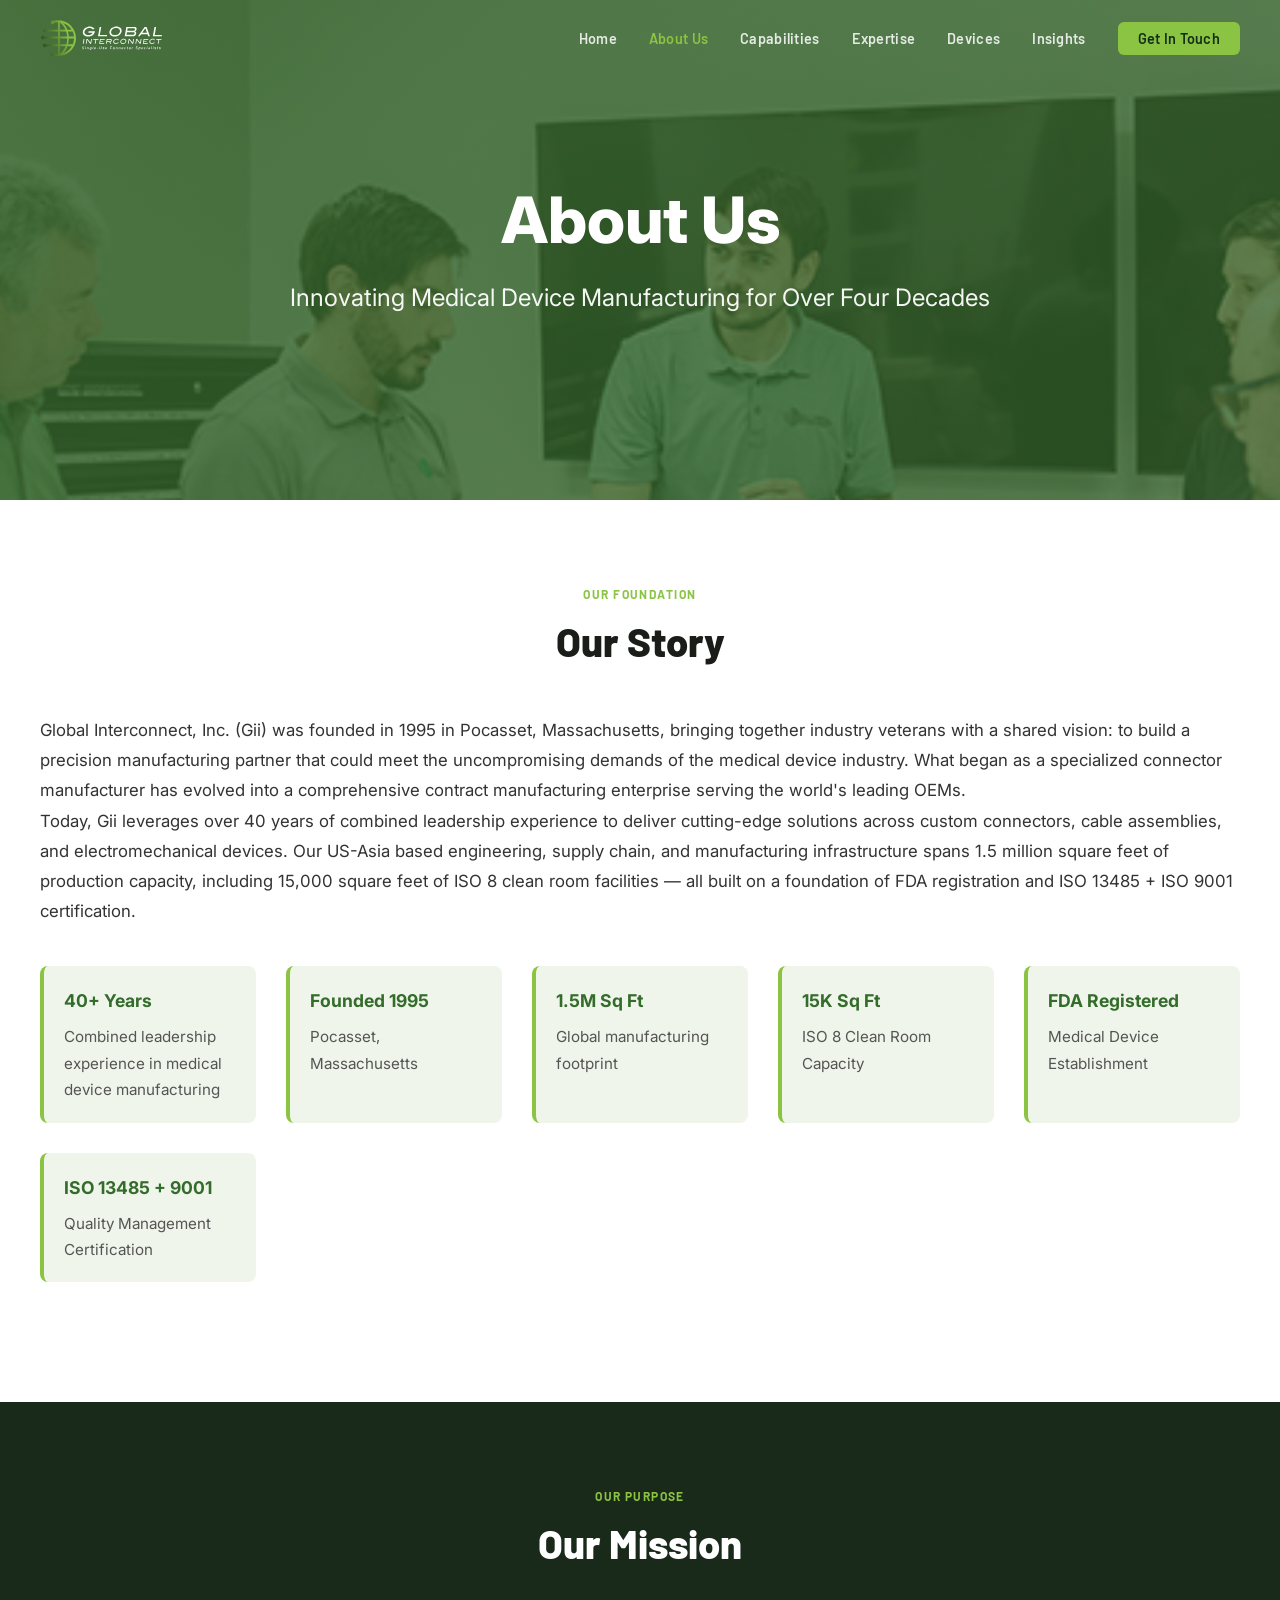
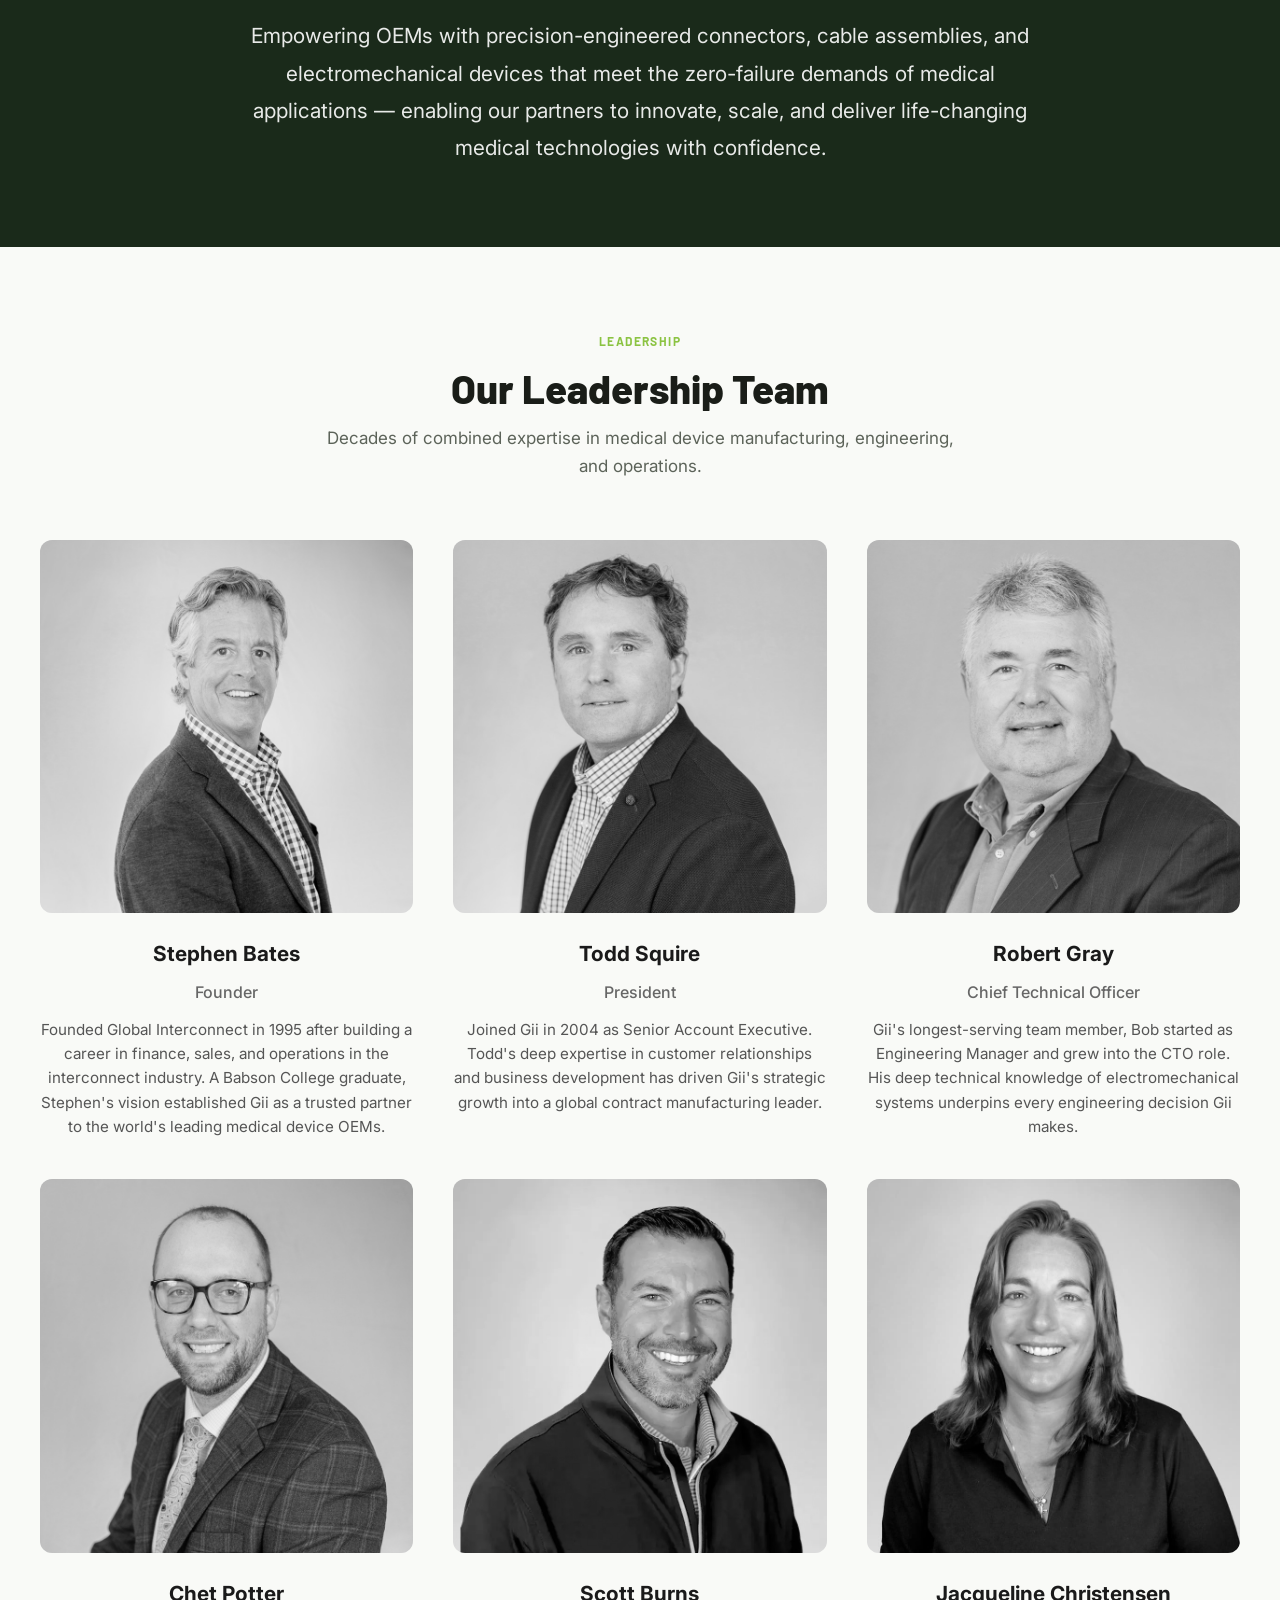
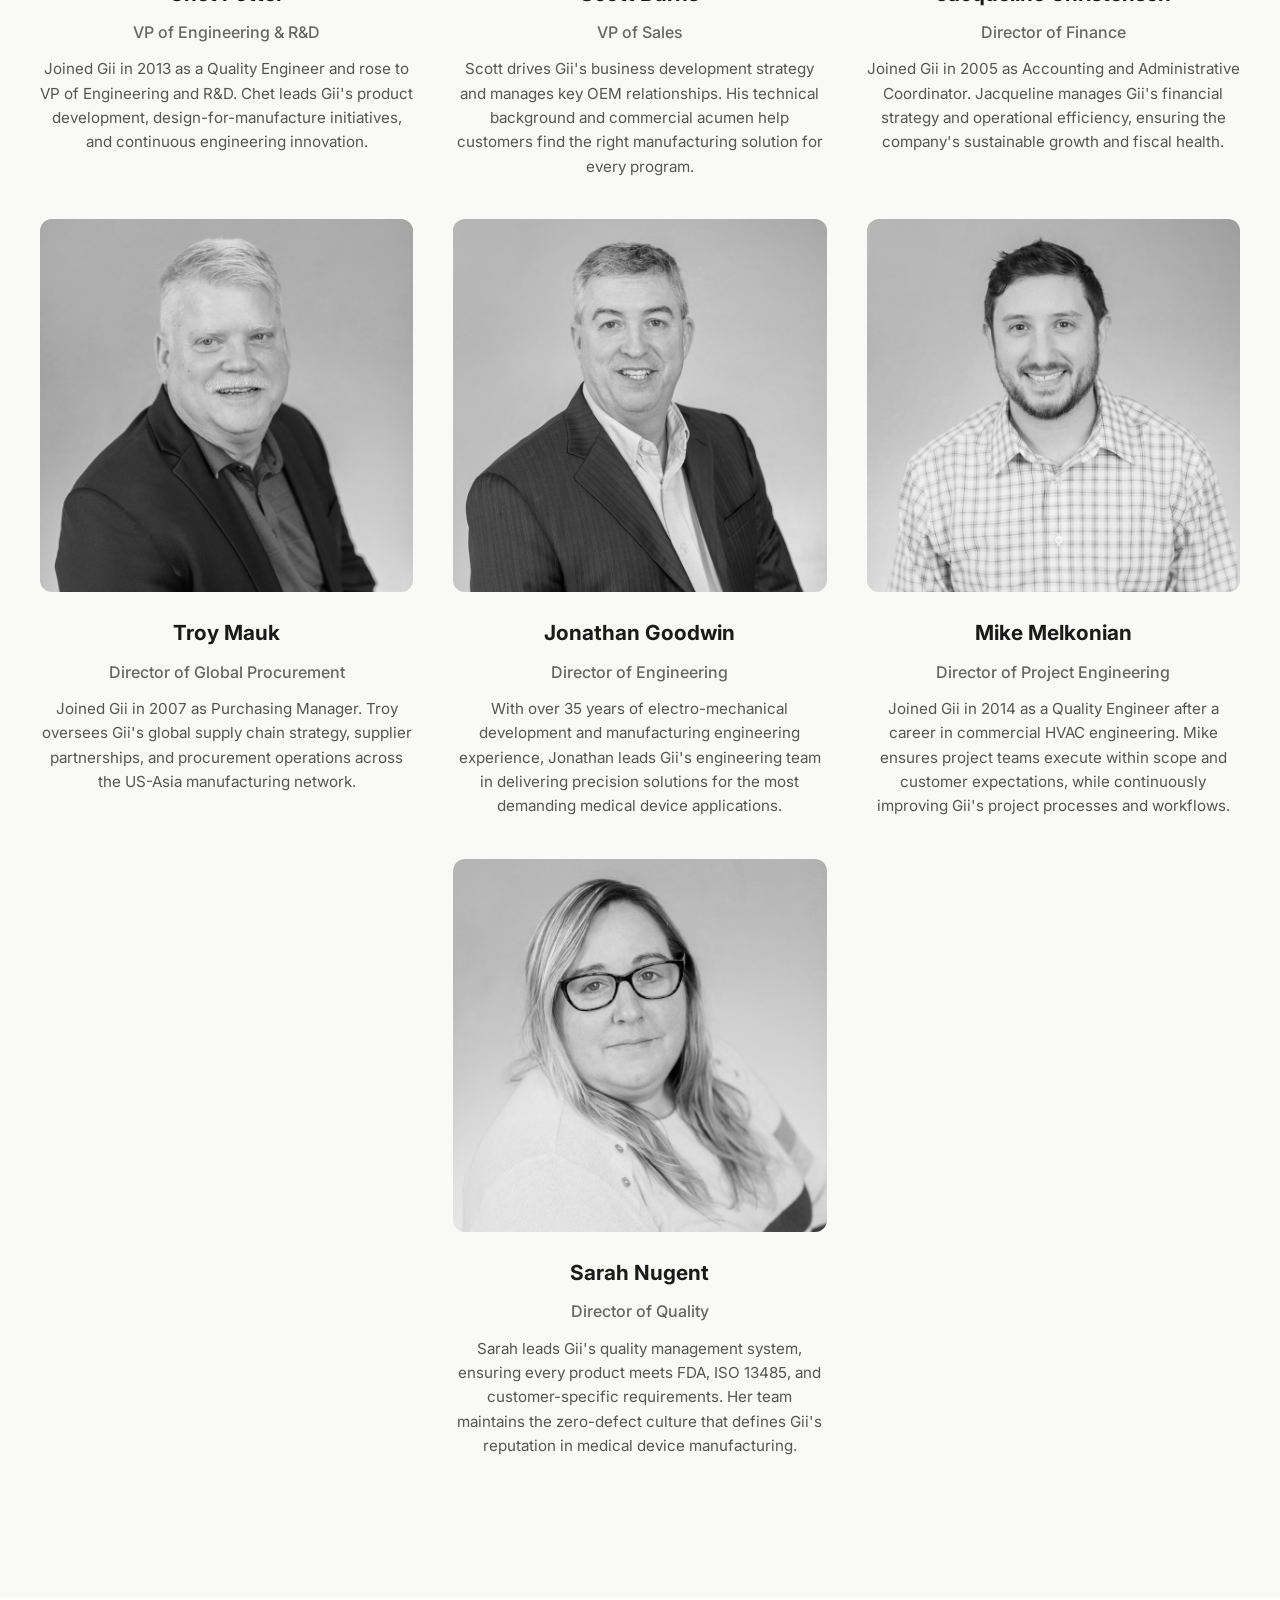
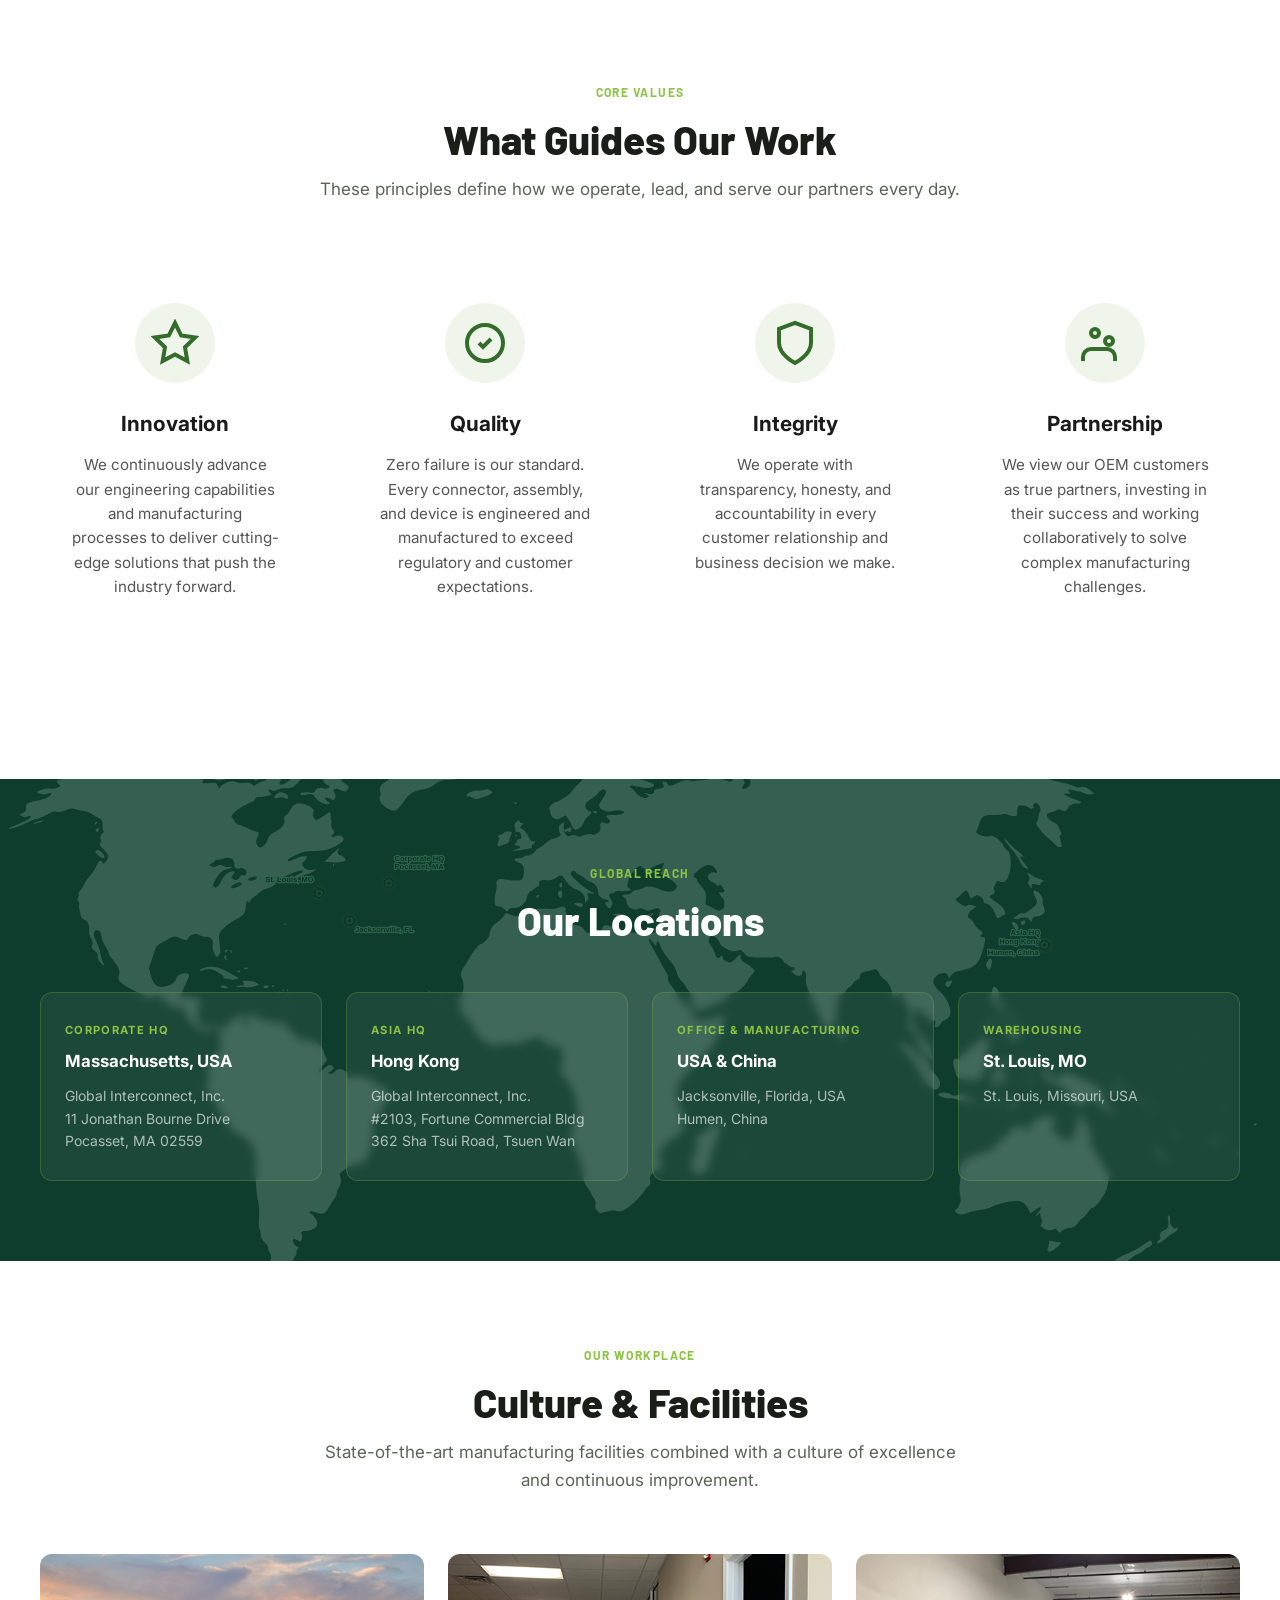
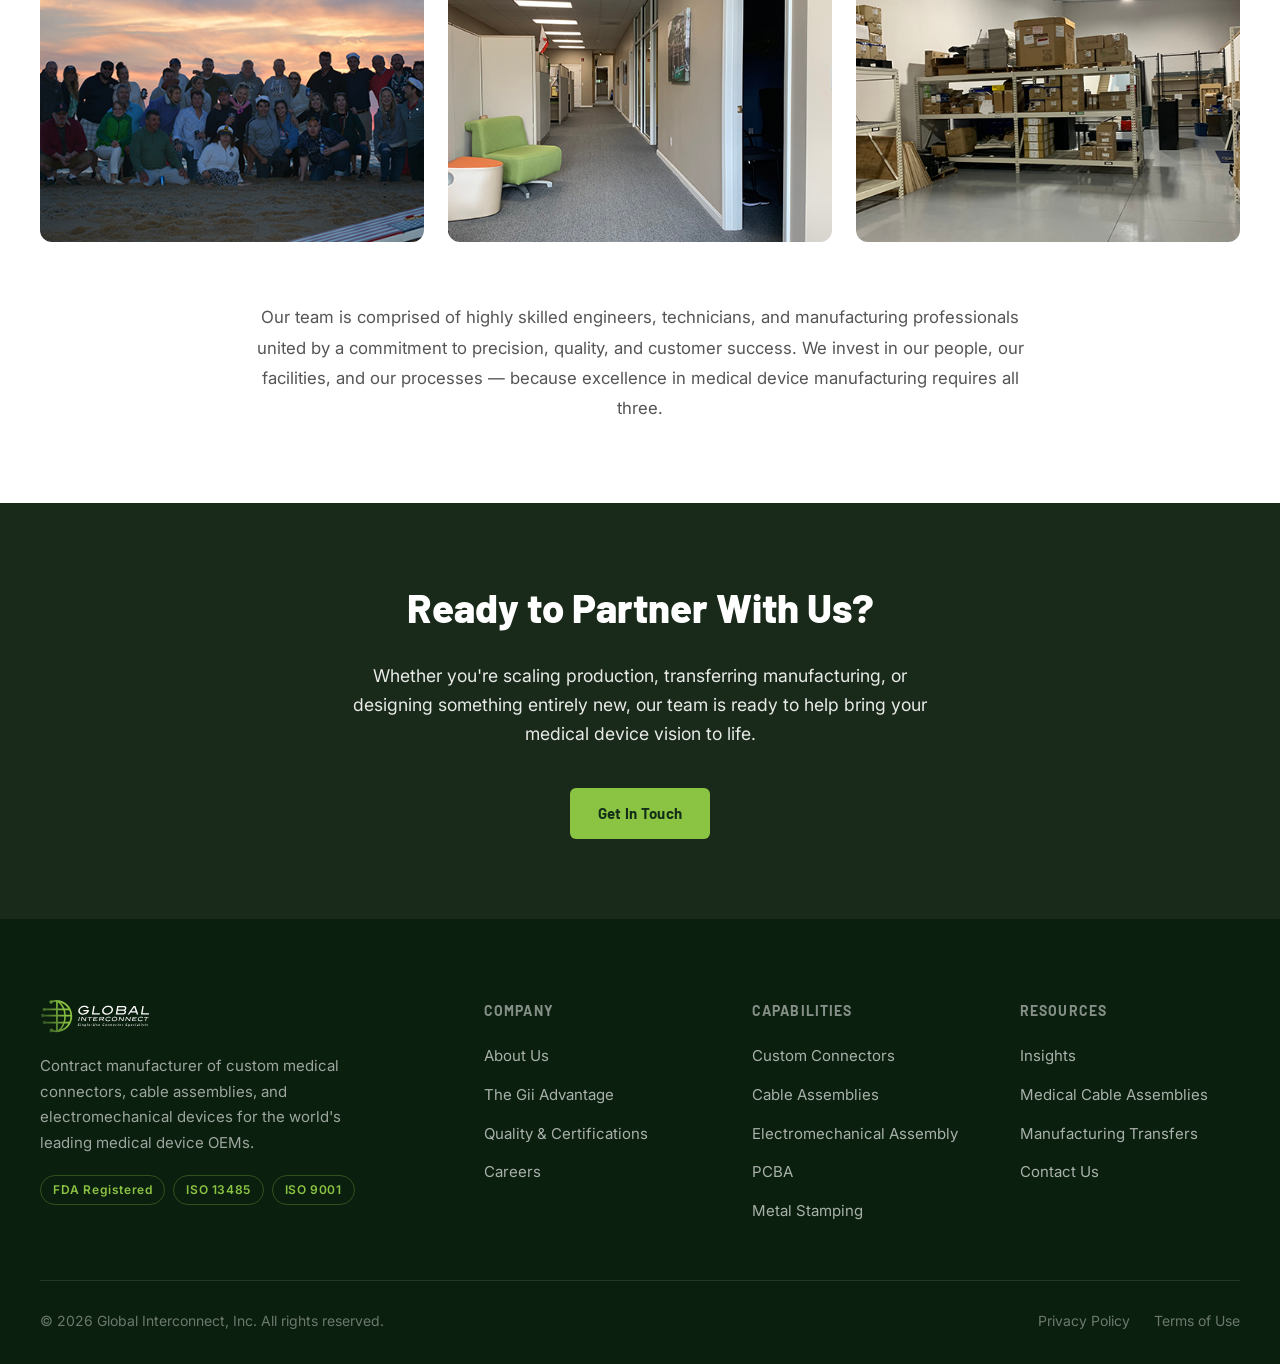
<file: about.html>
<!DOCTYPE html>
<html lang="en">
<head>
  <meta charset="UTF-8" />
  <meta name="viewport" content="width=device-width, initial-scale=1.0" />
  <meta name="description" content="About Global Interconnect, Inc. (Gii) — Learn our story, mission, leadership team, and commitment to precision medical device manufacturing for over four decades." />
  <title>About Us | Global Interconnect, Inc.</title>
  <link rel="icon" type="image/png" href="assets/images/favicon.png" />
  <link rel="stylesheet" href="assets/css/style.css" />
  <link rel="preconnect" href="https://fonts.googleapis.com" />
  <link rel="preconnect" href="https://fonts.gstatic.com" crossorigin />
  <link href="https://fonts.googleapis.com/css2?family=Inter:wght@300;400;500;600;700;800&family=Barlow:wght@400;500;600;700;800&display=swap" rel="stylesheet" />

  <style>
    /* ===== ABOUT PAGE HERO BANNER ===== */
    .about-hero {
      position: relative;
      min-height: 500px;
      display: flex;
      align-items: center;
      justify-content: center;
      text-align: center;
      color: white;
      overflow: hidden;
    }

    .about-hero::before {
      content: "";
      position: absolute;
      top: 0;
      left: 0;
      right: 0;
      bottom: 0;
      background: url("assets/images/team/company-action.jpg") center / cover no-repeat;
      background-attachment: fixed;
      z-index: 0;
    }

    .about-hero::after {
      content: "";
      position: absolute;
      top: 0;
      left: 0;
      right: 0;
      bottom: 0;
      background: linear-gradient(135deg, rgba(52, 100, 43, 0.85), rgba(52, 100, 43, 0.75));
      z-index: 1;
    }

    .about-hero-content {
      position: relative;
      z-index: 2;
      max-width: 800px;
      padding: 80px 40px;
    }

    .about-hero h1 {
      font-size: clamp(2.5rem, 8vw, 4rem);
      font-weight: 800;
      margin-bottom: 20px;
      line-height: 1.2;
    }

    .about-hero .subtitle {
      font-size: clamp(1.1rem, 3vw, 1.5rem);
      font-weight: 400;
      opacity: 0.95;
      line-height: 1.6;
    }

    /* ===== LEADERSHIP TEAM GRID ===== */
    .team-grid {
      display: grid;
      grid-template-columns: repeat(3, 1fr);
      gap: 40px;
      margin: 60px 0;
    }

    /* Center the lone last card (Sarah) */
    .team-grid .team-card:last-child:nth-child(3n + 1) {
      grid-column: 2 / 3;
    }

    .team-card {
      text-align: center;
      transition: transform 0.3s ease, box-shadow 0.3s ease;
    }

    .team-card:hover {
      transform: translateY(-8px);
    }

    .team-card-img {
      width: 100%;
      aspect-ratio: 1;
      border-radius: 12px;
      overflow: hidden;
      margin-bottom: 24px;
      background: #f0f0f0;
    }

    .team-card-img img {
      width: 100%;
      height: 100%;
      filter: grayscale(100%);
      object-fit: cover;
    }

    .team-card h3 {
      font-size: 1.3rem;
      font-weight: 700;
      margin-bottom: 8px;
      color: #1a1a1a;
    }

    .team-card .title {
      font-size: 1rem;
      color: #666;
      font-weight: 500;
      margin-bottom: 12px;
    }

    .team-card .bio {
      font-size: 0.95rem;
      color: #555;
      line-height: 1.6;
    }

    /* ===== VALUES ICON GRID ===== */
    .values-grid {
      display: grid;
      grid-template-columns: repeat(auto-fit, minmax(240px, 1fr));
      gap: 40px;
      margin: 60px 0;
    }

    .value-card {
      text-align: center;
      padding: 40px 30px;
    }

    .value-card-icon {
      width: 80px;
      height: 80px;
      margin: 0 auto 24px;
      display: flex;
      align-items: center;
      justify-content: center;
      background: #f0f5eb;
      border-radius: 50%;
    }

    .value-card-icon svg {
      width: 48px;
      height: 48px;
      color: #346c2b;
    }

    .value-card h3 {
      font-size: 1.3rem;
      font-weight: 700;
      margin-bottom: 12px;
      color: #1a1a1a;
    }

    .value-card p {
      font-size: 0.95rem;
      color: #555;
      line-height: 1.6;
    }

    /* ===== COMPANY PHOTOS GRID ===== */
    .company-photos {
      display: grid;
      grid-template-columns: repeat(auto-fit, minmax(300px, 1fr));
      gap: 24px;
      margin: 60px 0;
    }

    .photo-item {
      border-radius: 12px;
      overflow: hidden;
      aspect-ratio: 4 / 3;
      background: #f0f0f0;
    }

    .photo-item img {
      width: 100%;
      height: 100%;
      object-fit: cover;
      transition: transform 0.3s ease;
    }

    .photo-item:hover img {
      transform: scale(1.05);
    }

    /* ===== SECTION PADDING & STYLING ===== */
    .about-section {
      padding: 80px 0;
    }

    .about-section.bg-light {
      background-color: #f9faf7;
    }

    .about-section.bg-dark {
      background-color: #1a2a1a;
      color: white;
    }

    .about-section.bg-dark .section-title {
      color: white;
    }

    .about-section.bg-dark p {
      color: rgba(255, 255, 255, 0.9);
    }

    /* ===== STORY & MISSION BLOCKS ===== */
    .story-text, .mission-text {
      font-size: 1.05rem;
      line-height: 1.8;
      color: #333;
      margin-bottom: 20px;
    }

    .story-highlights, .mission-highlights {
      display: grid;
      grid-template-columns: repeat(auto-fit, minmax(200px, 1fr));
      gap: 30px;
      margin: 40px 0;
    }

    .highlight-item {
      padding: 20px;
      background: #f0f5eb;
      border-radius: 8px;
      border-left: 4px solid #8BC342;
    }

    .highlight-item strong {
      color: #346c2b;
      font-size: 1.1rem;
      display: block;
      margin-bottom: 8px;
    }

    .highlight-item span {
      color: #555;
      font-size: 0.95rem;
    }

    /* ===== GLOBAL PRESENCE MAP ===== */
    .locations-section {
      background: #0e3d2e;
      padding: 80px 0;
    }

    .locations-grid {
      display: grid;
      grid-template-columns: 1fr 1.6fr;
      gap: 60px;
      align-items: center;
    }

    .locations-text .section-eyebrow { color: #8BC342; }
    .locations-text h2 { color: #fff; margin-bottom: 2rem; }

    .location-block { margin-bottom: 2rem; }
    .location-block h3 {
      font-family: 'Barlow', sans-serif;
      font-size: 1.1rem;
      font-weight: 700;
      color: #8BC342;
      margin-bottom: .2rem;
    }
    .location-block h4 {
      font-family: 'Barlow', sans-serif;
      font-size: 1.2rem;
      font-weight: 700;
      color: #fff;
      margin-bottom: .4rem;
    }
    .location-block p,
    .location-block li {
      color: rgba(255,255,255,.7);
      font-size: .9375rem;
      line-height: 1.6;
    }
    .location-block ul {
      list-style: none;
      padding: 0;
    }
    .location-block ul li::before {
      content: '▪ ';
      color: #8BC342;
      font-weight: bold;
    }

    .map-container {
      border-radius: 12px;
      overflow: hidden;
    }

    .map-img {
      width: 100%;
      height: auto;
      display: block;
    }

    @media (max-width: 900px) {
      .locations-grid { grid-template-columns: 1fr; }
    }

    /* ===== RESPONSIVE ===== */
    @media (max-width: 768px) {
      .about-hero-content {
        padding: 60px 30px;
      }

      .about-hero h1 {
        font-size: 2rem;
      }

      .team-grid {
        grid-template-columns: 1fr;
        gap: 30px;
      }

      .values-grid {
        grid-template-columns: 1fr;
        gap: 30px;
      }

      .company-photos {
        grid-template-columns: 1fr;
        gap: 16px;
      }

      .about-section {
        padding: 60px 0;
      }
    }

    /* ===== ACTIVE NAV LINK ===== */
    .nav-links li a.active {
      position: relative;
      color: #8BC342;
    }

    .nav-links li a.active::after {
      content: "";
      position: absolute;
      bottom: -8px;
      left: 0;
      right: 0;
      height: 3px;
      background-color: #8BC342;
      border-radius: 2px;
    }
  </style>
</head>
<body>

  <!-- ===== NAVIGATION ===== -->
  <header class="site-header" id="site-header">
    <nav class="nav-container">
      <a href="index.html" class="nav-logo">
        <img src="assets/images/logos/logo-white.svg" alt="Global Interconnect, Inc." class="logo-img" />
      </a>

      <button class="nav-toggle" id="nav-toggle" aria-label="Toggle navigation">
        <span></span><span></span><span></span>
      </button>

      <ul class="nav-links" id="nav-links">
        <li><a href="index.html">Home</a></li>
        <li><a href="about.html" class="active">About Us</a></li>
        <li><a href="capabilities.html">Capabilities</a></li>
        <li><a href="expertise.html">Expertise</a></li>
        <li><a href="devices.html">Devices</a></li>
        <li><a href="insights.html">Insights</a></li>
        <li><a href="index.html#contact" class="nav-cta">Get In Touch</a></li>
      </ul>
    </nav>
  </header>

  <!-- ===== ABOUT HERO BANNER ===== -->
  <section class="about-hero">
    <div class="about-hero-content">
      <h1>About Us</h1>
      <p class="subtitle">Innovating Medical Device Manufacturing for Over Four Decades</p>
    </div>
  </section>

  <!-- ===== OUR STORY ===== -->
  <section class="about-section">
    <div class="container">
      <div class="section-header" style="text-align: center; margin-bottom: 50px;">
        <span class="section-eyebrow">Our Foundation</span>
        <h2 class="section-title">Our Story</h2>
      </div>

      <div class="story-text">
        <p>Global Interconnect, Inc. (Gii) was founded in 1995 in Pocasset, Massachusetts, bringing together industry veterans with a shared vision: to build a precision manufacturing partner that could meet the uncompromising demands of the medical device industry. What began as a specialized connector manufacturer has evolved into a comprehensive contract manufacturing enterprise serving the world's leading OEMs.</p>

        <p>Today, Gii leverages over 40 years of combined leadership experience to deliver cutting-edge solutions across custom connectors, cable assemblies, and electromechanical devices. Our US-Asia based engineering, supply chain, and manufacturing infrastructure spans 1.5 million square feet of production capacity, including 15,000 square feet of ISO 8 clean room facilities — all built on a foundation of FDA registration and ISO 13485 + ISO 9001 certification.</p>
      </div>

      <div class="story-highlights">
        <div class="highlight-item">
          <strong>40+ Years</strong>
          <span>Combined leadership experience in medical device manufacturing</span>
        </div>
        <div class="highlight-item">
          <strong>Founded 1995</strong>
          <span>Pocasset, Massachusetts</span>
        </div>
        <div class="highlight-item">
          <strong>1.5M Sq Ft</strong>
          <span>Global manufacturing footprint</span>
        </div>
        <div class="highlight-item">
          <strong>15K Sq Ft</strong>
          <span>ISO 8 Clean Room Capacity</span>
        </div>
        <div class="highlight-item">
          <strong>FDA Registered</strong>
          <span>Medical Device Establishment</span>
        </div>
        <div class="highlight-item">
          <strong>ISO 13485 + 9001</strong>
          <span>Quality Management Certification</span>
        </div>
      </div>
    </div>
  </section>

  <!-- ===== OUR MISSION ===== -->
  <section class="about-section bg-dark">
    <div class="container">
      <div class="section-header" style="text-align: center; margin-bottom: 50px;">
        <span class="section-eyebrow light">Our Purpose</span>
        <h2 class="section-title light">Our Mission</h2>
      </div>

      <div class="mission-text" style="max-width: 800px; margin: 0 auto; text-align: center; color: rgba(255, 255, 255, 0.95); font-size: 1.3rem; line-height: 1.8;">
        <p>Empowering OEMs with precision-engineered connectors, cable assemblies, and electromechanical devices that meet the zero-failure demands of medical applications — enabling our partners to innovate, scale, and deliver life-changing medical technologies with confidence.</p>
      </div>
    </div>
  </section>

  <!-- ===== LEADERSHIP TEAM ===== -->
  <section class="about-section bg-light">
    <div class="container">
      <div class="section-header" style="text-align: center; margin-bottom: 60px;">
        <span class="section-eyebrow">Leadership</span>
        <h2 class="section-title">Our Leadership Team</h2>
        <p class="section-desc">Decades of combined expertise in medical device manufacturing, engineering, and operations.</p>
      </div>

      <div class="team-grid">

        <!-- Row 1 -->
        <div class="team-card">
          <div class="team-card-img">
            <img src="assets/images/team/stephen-bates.jpg" alt="Stephen Bates, Founder" />
          </div>
          <h3>Stephen Bates</h3>
          <p class="title">Founder</p>
          <p class="bio">Founded Global Interconnect in 1995 after building a career in finance, sales, and operations in the interconnect industry. A Babson College graduate, Stephen's vision established Gii as a trusted partner to the world's leading medical device OEMs.</p>
        </div>

        <div class="team-card">
          <div class="team-card-img">
            <img src="assets/images/team/todd-squire.jpg" alt="Todd Squire, President" />
          </div>
          <h3>Todd Squire</h3>
          <p class="title">President</p>
          <p class="bio">Joined Gii in 2004 as Senior Account Executive. Todd's deep expertise in customer relationships and business development has driven Gii's strategic growth into a global contract manufacturing leader.</p>
        </div>

        <div class="team-card">
          <div class="team-card-img">
            <img src="assets/images/team/robert-gray.jpg" alt="Robert Gray, Chief Technical Officer" />
          </div>
          <h3>Robert Gray</h3>
          <p class="title">Chief Technical Officer</p>
          <p class="bio">Gii's longest-serving team member, Bob started as Engineering Manager and grew into the CTO role. His deep technical knowledge of electromechanical systems underpins every engineering decision Gii makes.</p>
        </div>

        <!-- Row 2 -->
        <div class="team-card">
          <div class="team-card-img">
            <img src="assets/images/team/chet-potter.jpg" alt="Chet Potter, VP Engineering &amp; R&amp;D" />
          </div>
          <h3>Chet Potter</h3>
          <p class="title">VP of Engineering &amp; R&amp;D</p>
          <p class="bio">Joined Gii in 2013 as a Quality Engineer and rose to VP of Engineering and R&D. Chet leads Gii's product development, design-for-manufacture initiatives, and continuous engineering innovation.</p>
        </div>

        <div class="team-card">
          <div class="team-card-img">
            <img src="assets/images/team/scott-burns.webp" alt="Scott Burns, VP of Sales" />
          </div>
          <h3>Scott Burns</h3>
          <p class="title">VP of Sales</p>
          <p class="bio">Scott drives Gii's business development strategy and manages key OEM relationships. His technical background and commercial acumen help customers find the right manufacturing solution for every program.</p>
        </div>

        <div class="team-card">
          <div class="team-card-img">
            <img src="assets/images/team/jacqueline-christensen.jpg" alt="Jacqueline Christensen, Director of Finance" />
          </div>
          <h3>Jacqueline Christensen</h3>
          <p class="title">Director of Finance</p>
          <p class="bio">Joined Gii in 2005 as Accounting and Administrative Coordinator. Jacqueline manages Gii's financial strategy and operational efficiency, ensuring the company's sustainable growth and fiscal health.</p>
        </div>

        <!-- Row 3 -->
        <div class="team-card">
          <div class="team-card-img">
            <img src="assets/images/team/troy-mauk.jpg" alt="Troy Mauk, Director of Global Procurement" />
          </div>
          <h3>Troy Mauk</h3>
          <p class="title">Director of Global Procurement</p>
          <p class="bio">Joined Gii in 2007 as Purchasing Manager. Troy oversees Gii's global supply chain strategy, supplier partnerships, and procurement operations across the US-Asia manufacturing network.</p>
        </div>

        <div class="team-card">
          <div class="team-card-img">
            <img src="assets/images/team/jonathan-goodwin.jpg" alt="Jonathan Goodwin, Director of Engineering" />
          </div>
          <h3>Jonathan Goodwin</h3>
          <p class="title">Director of Engineering</p>
          <p class="bio">With over 35 years of electro-mechanical development and manufacturing engineering experience, Jonathan leads Gii's engineering team in delivering precision solutions for the most demanding medical device applications.</p>
        </div>

        <div class="team-card">
          <div class="team-card-img">
            <img src="assets/images/team/mike.jpg" alt="Mike, Director of Project Engineering" />
          </div>
          <h3>Mike Melkonian</h3>
          <p class="title">Director of Project Engineering</p>
          <p class="bio">Joined Gii in 2014 as a Quality Engineer after a career in commercial HVAC engineering. Mike ensures project teams execute within scope and customer expectations, while continuously improving Gii's project processes and workflows.</p>
        </div>

        <!-- Row 4 -->
        <div class="team-card">
          <div class="team-card-img">
            <img src="assets/images/team/sarah-nugent.jpg" alt="Sarah Nugent, Director of Quality" />
          </div>
          <h3>Sarah Nugent</h3>
          <p class="title">Director of Quality</p>
          <p class="bio">Sarah leads Gii's quality management system, ensuring every product meets FDA, ISO 13485, and customer-specific requirements. Her team maintains the zero-defect culture that defines Gii's reputation in medical device manufacturing.</p>
        </div>

      </div>
    </div>
  </section>

  <!-- ===== OUR VALUES ===== -->
  <section class="about-section">
    <div class="container">
      <div class="section-header" style="text-align: center; margin-bottom: 60px;">
        <span class="section-eyebrow">Core Values</span>
        <h2 class="section-title">What Guides Our Work</h2>
        <p class="section-desc">These principles define how we operate, lead, and serve our partners every day.</p>
      </div>

      <div class="values-grid">
        <div class="value-card">
          <div class="value-card-icon">
            <svg viewBox="0 0 24 24" fill="none" stroke="currentColor" stroke-width="2">
              <path d="M12 2L15.09 8.26L22 9.27L17 14.14L18.18 21.02L12 17.77L5.82 21.02L7 14.14L2 9.27L8.91 8.26L12 2Z"/>
            </svg>
          </div>
          <h3>Innovation</h3>
          <p>We continuously advance our engineering capabilities and manufacturing processes to deliver cutting-edge solutions that push the industry forward.</p>
        </div>

        <div class="value-card">
          <div class="value-card-icon">
            <svg viewBox="0 0 24 24" fill="none" stroke="currentColor" stroke-width="2">
              <path d="M9 12l2 2 4-4m6 2a9 9 0 11-18 0 9 9 0 0118 0z"/>
            </svg>
          </div>
          <h3>Quality</h3>
          <p>Zero failure is our standard. Every connector, assembly, and device is engineered and manufactured to exceed regulatory and customer expectations.</p>
        </div>

        <div class="value-card">
          <div class="value-card-icon">
            <svg viewBox="0 0 24 24" fill="none" stroke="currentColor" stroke-width="2">
              <path d="M12 22s8-4 8-10V5l-8-3-8 3v7c0 6 8 10 8 10z"/>
            </svg>
          </div>
          <h3>Integrity</h3>
          <p>We operate with transparency, honesty, and accountability in every customer relationship and business decision we make.</p>
        </div>

        <div class="value-card">
          <div class="value-card-icon">
            <svg viewBox="0 0 24 24" fill="none" stroke="currentColor" stroke-width="2">
              <path d="M17 21v-2a4 4 0 00-4-4H5a4 4 0 00-4 4v2M16 11a2 2 0 11-4 0 2 2 0 014 0zM9 7a2 2 0 11-4 0 2 2 0 014 0z"/>
            </svg>
          </div>
          <h3>Partnership</h3>
          <p>We view our OEM customers as true partners, investing in their success and working collaboratively to solve complex manufacturing challenges.</p>
        </div>
      </div>
    </div>
  </section>

  <!-- ===== GLOBAL PRESENCE ===== -->
  <section class="locations-section">
    <!-- Full-bleed SVG map background -->
    <div class="map-bg-wrap">
      <img src="assets/images/World_map_without_Antarctica.svg" alt="" aria-hidden="true" class="map-bg-img" />
    </div>

    <div class="container locations-overlay">
      <div class="locations-header">
        <span class="section-eyebrow">Global Reach</span>
        <h2 class="section-title">Our Locations</h2>
      </div>

      <div class="locations-cards">
        <div class="loc-card">
          <div class="loc-card-label">Corporate HQ</div>
          <h3>Massachusetts, USA</h3>
          <p>Global Interconnect, Inc.<br />
             11 Jonathan Bourne Drive<br />
             Pocasset, MA 02559</p>
        </div>
        <div class="loc-card">
          <div class="loc-card-label">Asia HQ</div>
          <h3>Hong Kong</h3>
          <p>Global Interconnect, Inc.<br />
             #2103, Fortune Commercial Bldg<br />
             362 Sha Tsui Road, Tsuen Wan</p>
        </div>
        <div class="loc-card">
          <div class="loc-card-label">Office &amp; Manufacturing</div>
          <h3>USA &amp; China</h3>
          <p>Jacksonville, Florida, USA<br />
             Humen, China</p>
        </div>
        <div class="loc-card">
          <div class="loc-card-label">Warehousing</div>
          <h3>St. Louis, MO</h3>
          <p>St. Louis, Missouri, USA</p>
        </div>
      </div>
    </div>
  </section>

  <!-- ===== COMPANY CULTURE & FACILITIES ===== -->
  <section class="about-section">
    <div class="container">
      <div class="section-header" style="text-align: center; margin-bottom: 50px;">
        <span class="section-eyebrow">Our Workplace</span>
        <h2 class="section-title">Culture &amp; Facilities</h2>
        <p class="section-desc">State-of-the-art manufacturing facilities combined with a culture of excellence and continuous improvement.</p>
      </div>

      <div class="company-photos">
        <div class="photo-item">
          <img src="assets/images/team/company-beach.jpg" alt="Gii Team Culture" />
        </div>
        <div class="photo-item">
          <img src="assets/images/team/facility-1.jpg" alt="Manufacturing Facility" />
        </div>
        <div class="photo-item">
          <img src="assets/images/team/facility-2.jpg" alt="Clean Room Operations" />
        </div>
      </div>

      <div style="margin-top: 50px; text-align: center; max-width: 800px; margin-left: auto; margin-right: auto;">
        <p style="font-size: 1.05rem; line-height: 1.8; color: #555;">Our team is comprised of highly skilled engineers, technicians, and manufacturing professionals united by a commitment to precision, quality, and customer success. We invest in our people, our facilities, and our processes — because excellence in medical device manufacturing requires all three.</p>
      </div>
    </div>
  </section>

  <!-- ===== CTA SECTION ===== -->
  <section class="about-section bg-dark">
    <div class="container" style="text-align: center;">
      <h2 class="section-title light" style="margin-bottom: 30px;">Ready to Partner With Us?</h2>
      <p style="font-size: 1.1rem; color: rgba(255, 255, 255, 0.9); margin-bottom: 40px; max-width: 600px; margin-left: auto; margin-right: auto;">Whether you're scaling production, transferring manufacturing, or designing something entirely new, our team is ready to help bring your medical device vision to life.</p>
      <a href="index.html#contact" class="btn btn-primary">Get In Touch</a>
    </div>
  </section>

  <!-- ===== FOOTER ===== -->
  <footer class="site-footer">
    <div class="container">
      <div class="footer-grid">
        <div class="footer-brand">
          <img src="assets/images/logos/logo-white.svg" alt="Global Interconnect, Inc." class="footer-logo" />
          <p>Contract manufacturer of custom medical connectors, cable assemblies, and electromechanical devices for the world's leading medical device OEMs.</p>
          <div class="footer-certs">
            <span>FDA Registered</span>
            <span>ISO 13485</span>
            <span>ISO 9001</span>
          </div>
        </div>

        <div class="footer-nav-col">
          <h4>Company</h4>
          <ul>
            <li><a href="about.html">About Us</a></li>
            <li><a href="index.html#advantage">The Gii Advantage</a></li>
            <li><a href="index.html#quality">Quality &amp; Certifications</a></li>
            <li><a href="https://www.globalinterconnect.com/careers/" target="_blank" rel="noopener">Careers</a></li>
          </ul>
        </div>

        <div class="footer-nav-col">
          <h4>Capabilities</h4>
          <ul>
            <li><a href="capabilities.html">Custom Connectors</a></li>
            <li><a href="capabilities.html">Cable Assemblies</a></li>
            <li><a href="capabilities.html">Electromechanical Assembly</a></li>
            <li><a href="capabilities.html">PCBA</a></li>
            <li><a href="capabilities.html">Metal Stamping</a></li>
          </ul>
        </div>

        <div class="footer-nav-col">
          <h4>Resources</h4>
          <ul>
            <li><a href="insights.html">Insights</a></li>
            <li><a href="https://www.globalinterconnect.com/understanding-medical-cable-assemblies/" target="_blank" rel="noopener">Medical Cable Assemblies</a></li>
            <li><a href="https://www.globalinterconnect.com/considerations-when-transferring-medical-device-manufacturing/" target="_blank" rel="noopener">Manufacturing Transfers</a></li>
            <li><a href="index.html#contact">Contact Us</a></li>
          </ul>
        </div>
      </div>

      <div class="footer-bottom">
        <p>&copy; <span id="year"></span> Global Interconnect, Inc. All rights reserved.</p>
        <div class="footer-bottom-links">
          <a href="#">Privacy Policy</a>
          <a href="#">Terms of Use</a>
        </div>
      </div>
    </div>
  </footer>

  <script src="assets/js/main.js"></script>
</body>
</html>
</file>
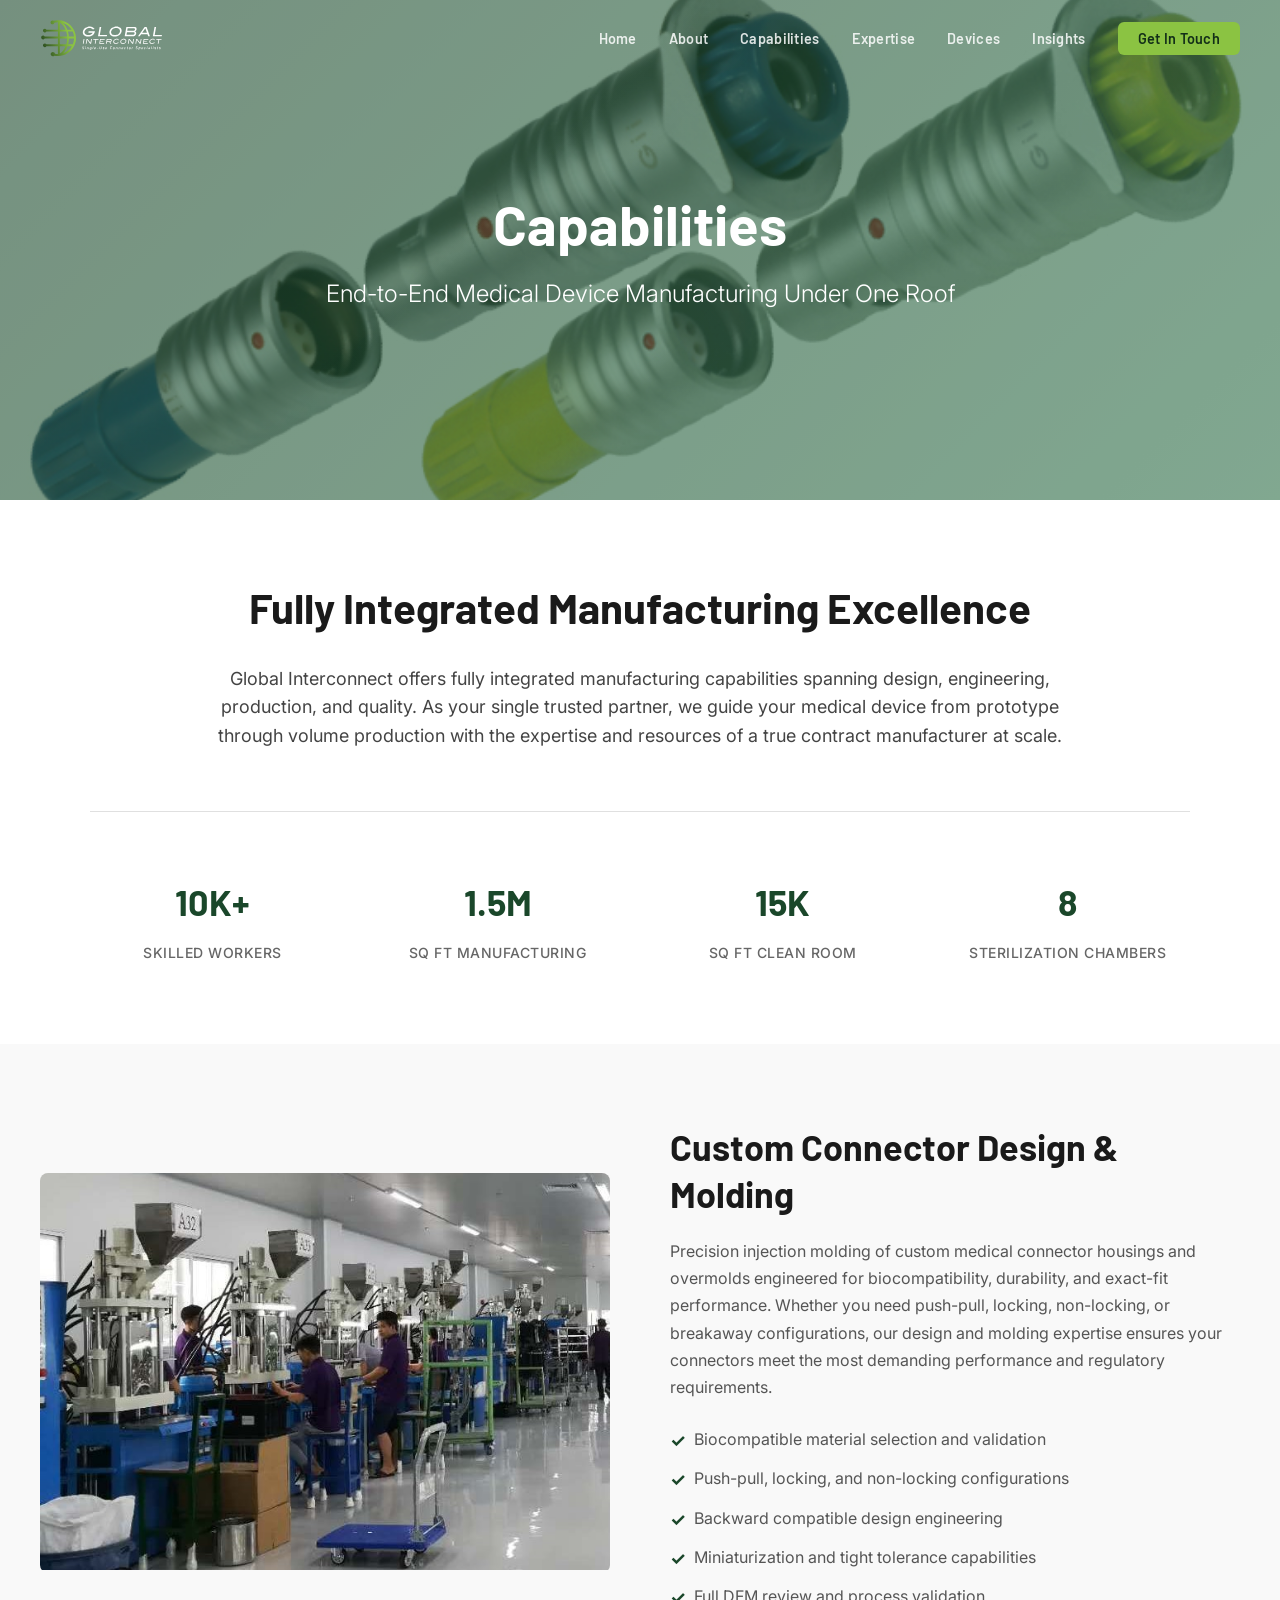
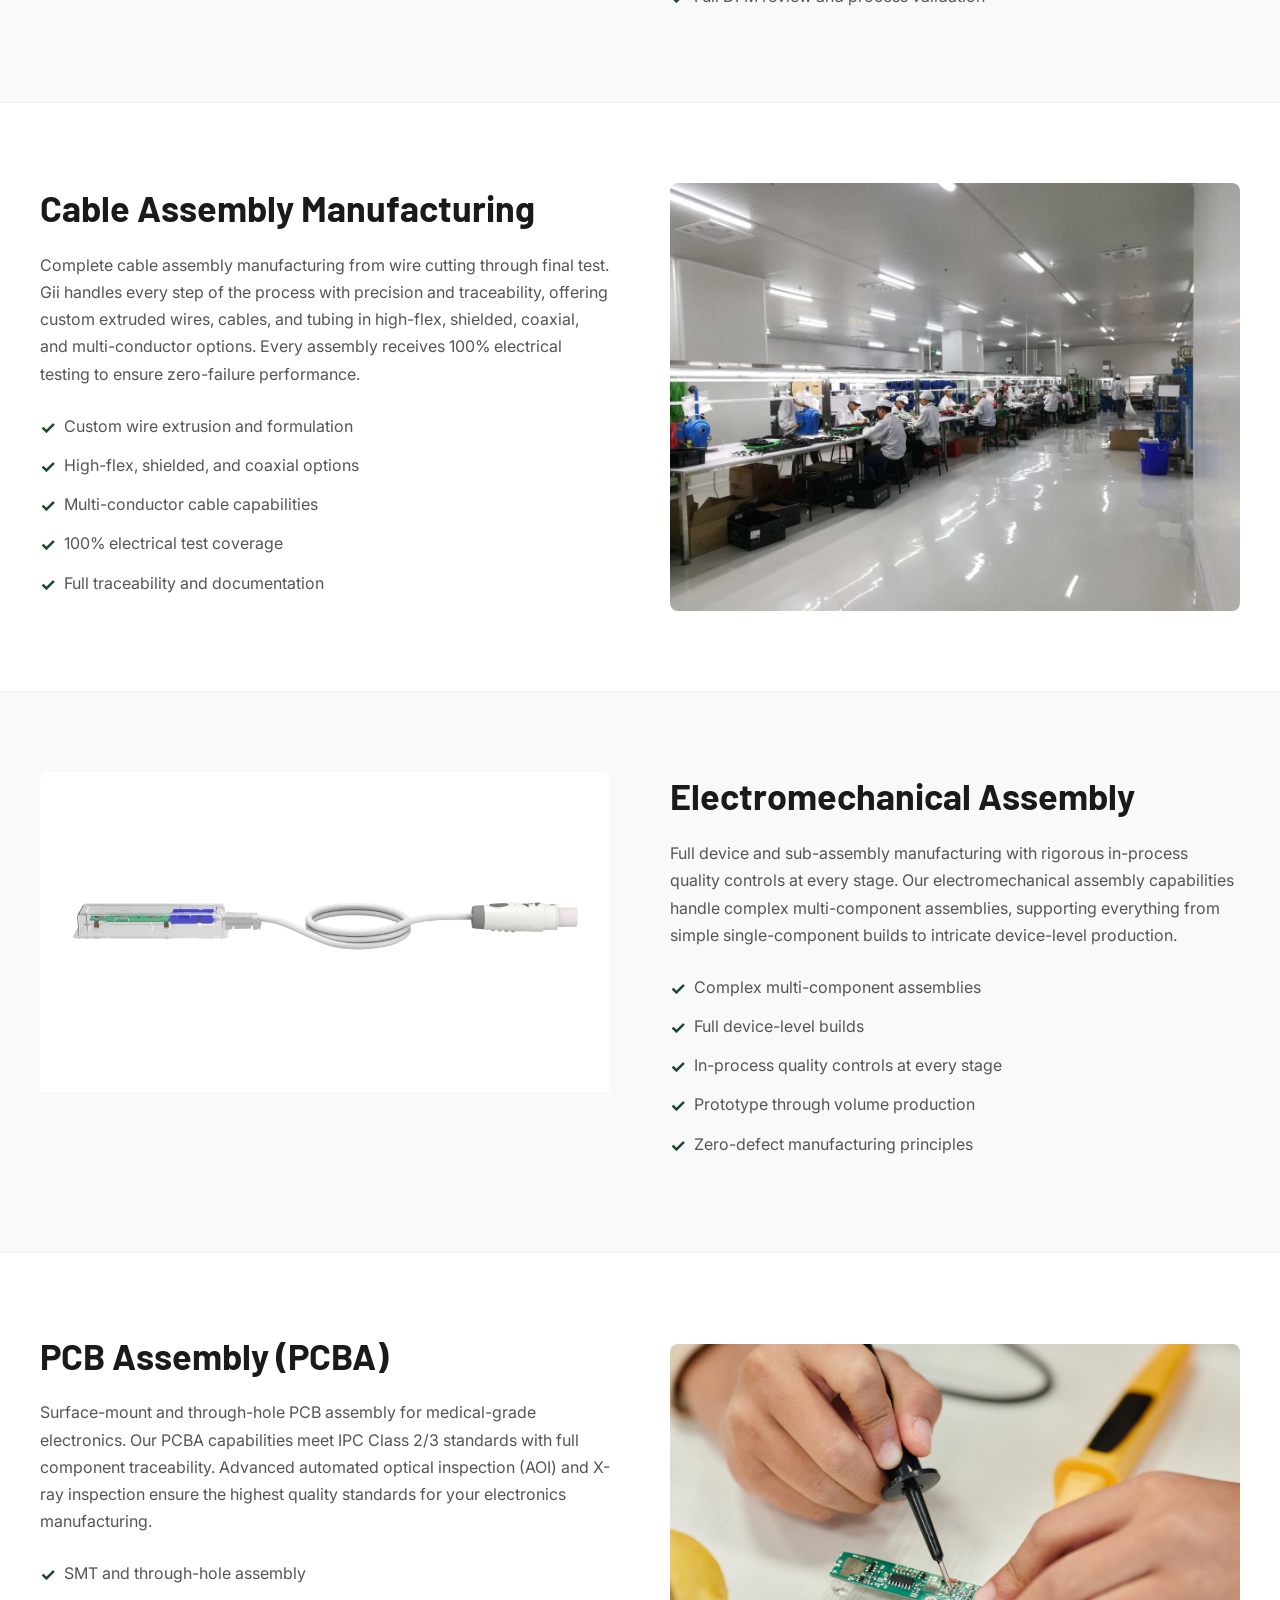
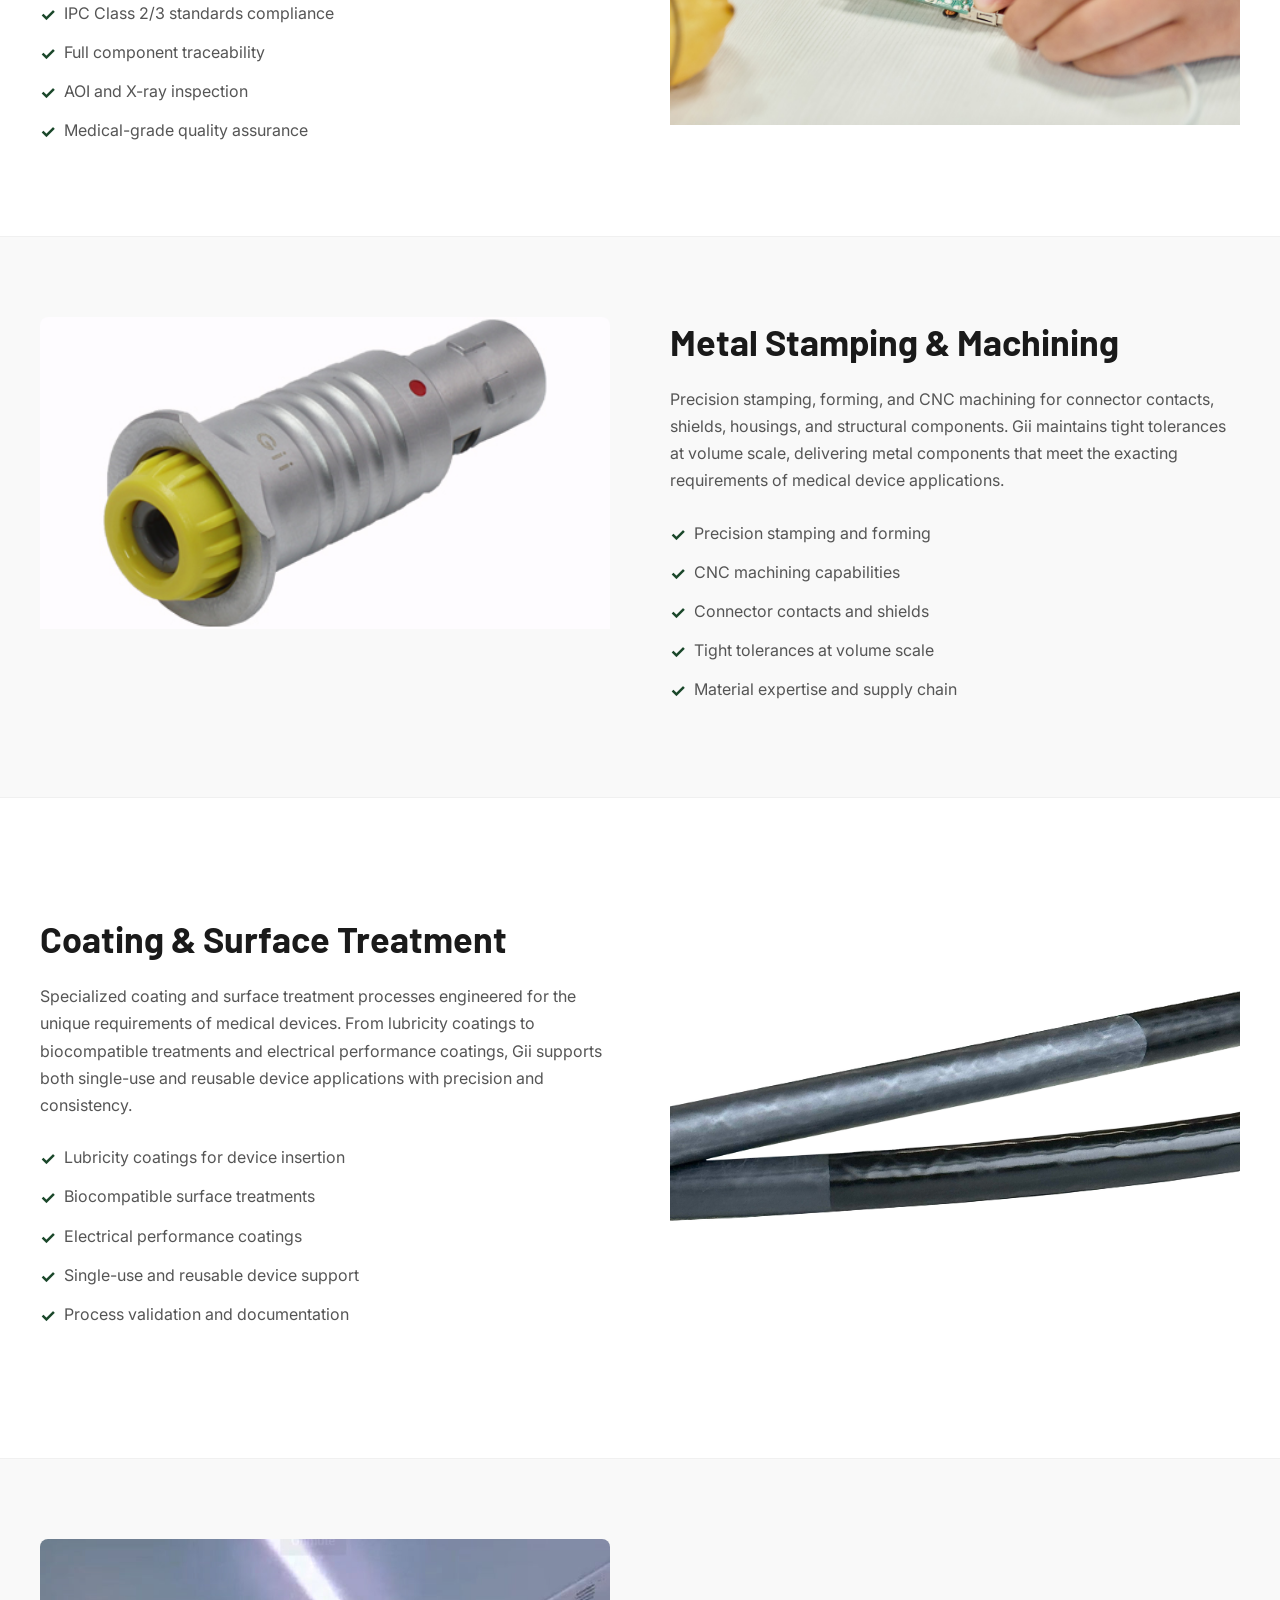
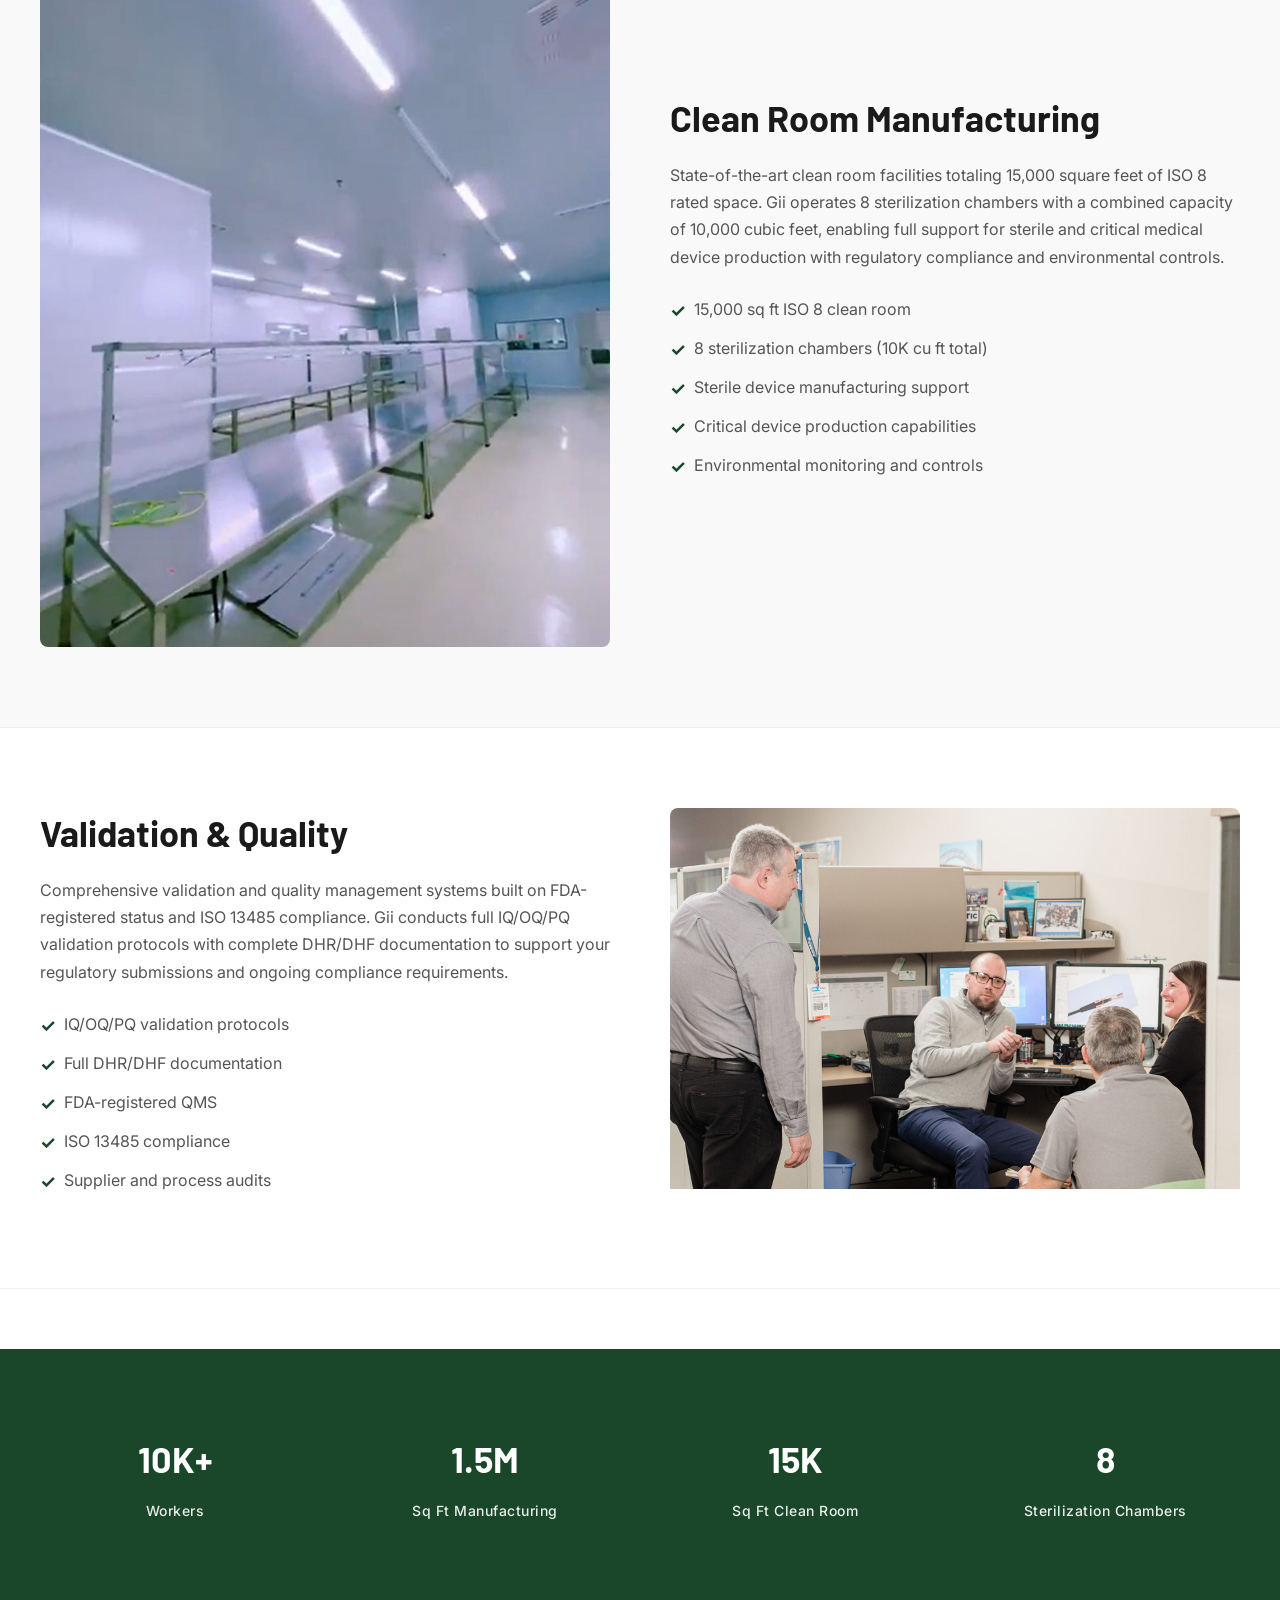
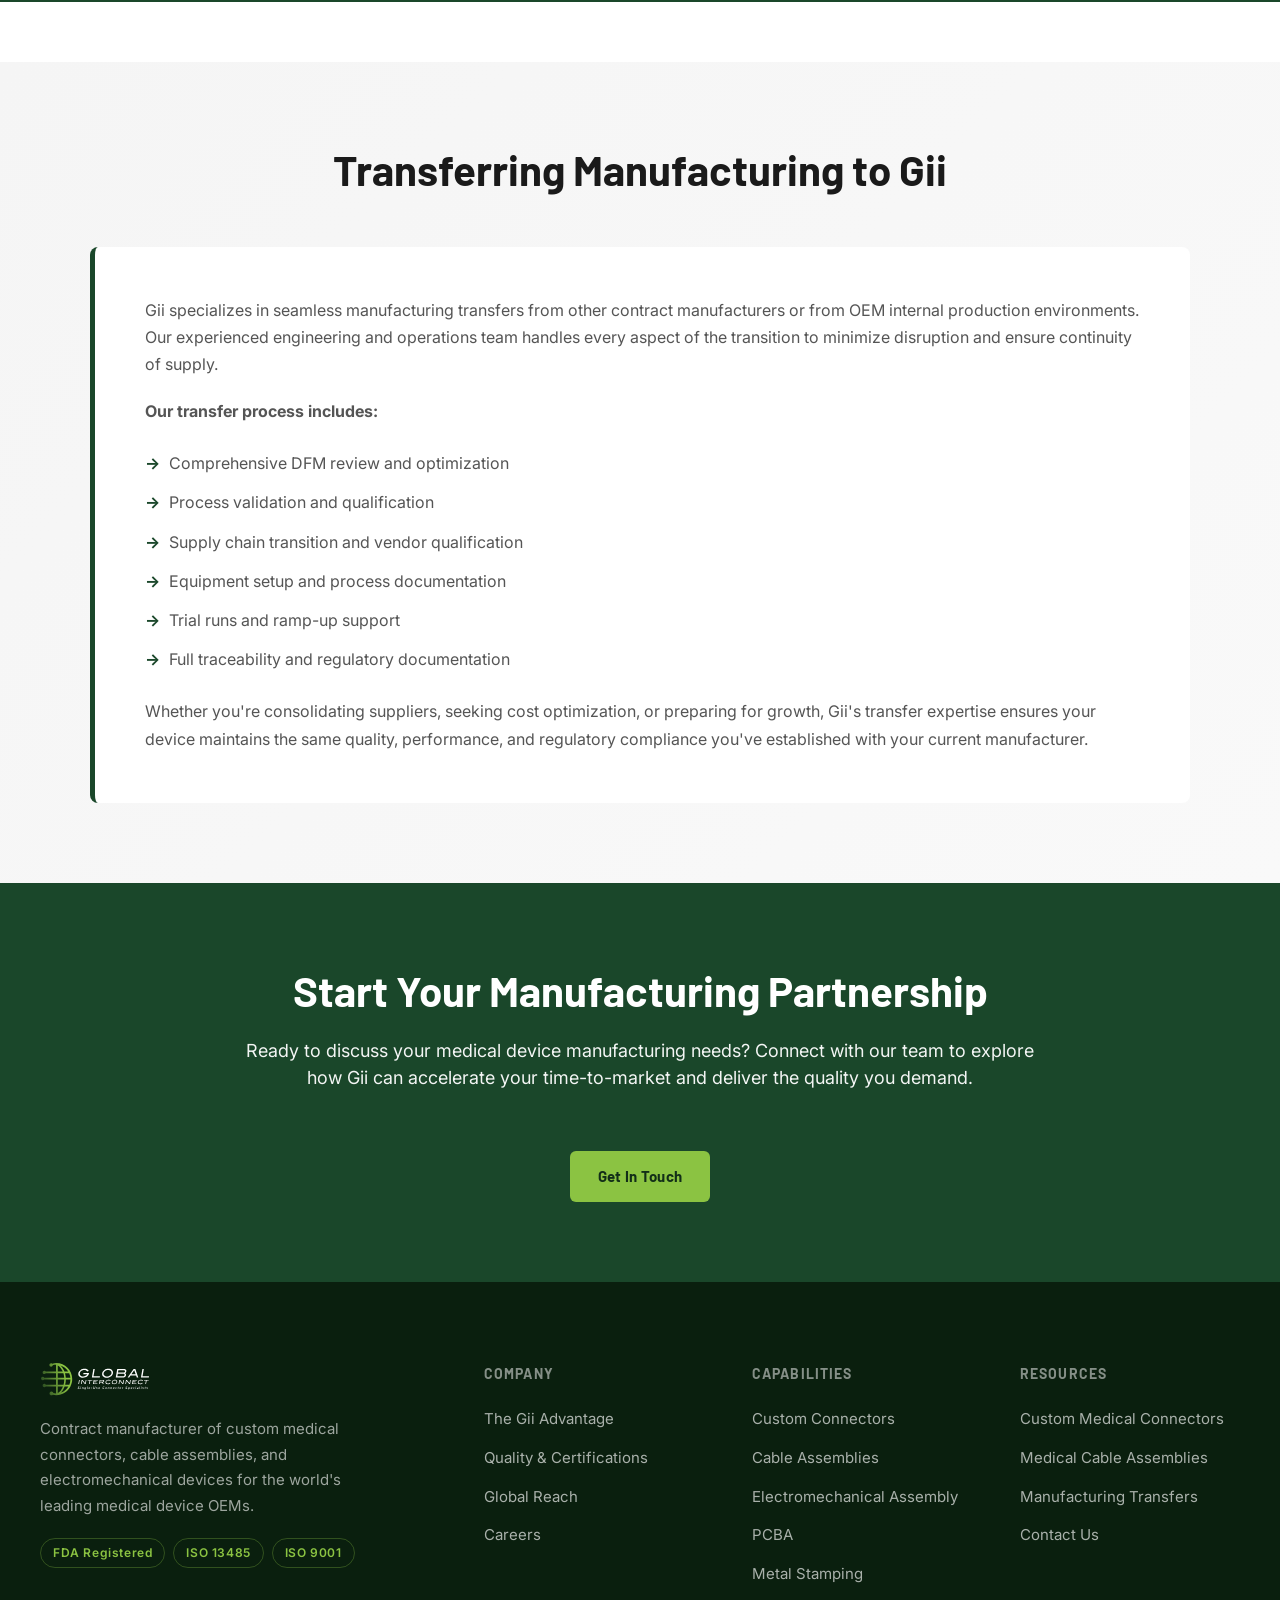
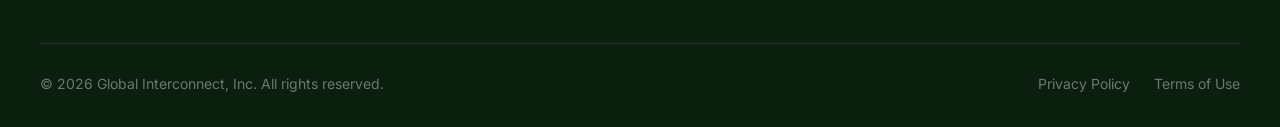
<file: capabilities.html>
<!DOCTYPE html>
<html lang="en">
<head>
  <meta charset="UTF-8" />
  <meta name="viewport" content="width=device-width, initial-scale=1.0" />
  <meta name="description" content="Global Interconnect, Inc. (Gii) — Comprehensive medical device manufacturing capabilities spanning design, engineering, production, quality, and clean room manufacturing." />
  <title>Capabilities | Global Interconnect, Inc.</title>
  <link rel="icon" type="image/png" href="assets/images/favicon.png" />
  <link rel="stylesheet" href="assets/css/style.css" />
  <link rel="preconnect" href="https://fonts.googleapis.com" />
  <link rel="preconnect" href="https://fonts.gstatic.com" crossorigin />
  <link href="https://fonts.googleapis.com/css2?family=Inter:wght@300;400;500;600;700;800&family=Barlow:wght@400;500;600;700;800&display=swap" rel="stylesheet" />
  <style>
    /* ===== PAGE-SPECIFIC STYLES ===== */

    /* Banner Section */
    .capabilities-banner {
      position: relative;
      background: linear-gradient(135deg, #1a472a 0%, #2d6e47 100%);
      background-size: cover;
      background-position: center;
      min-height: 500px;
      display: flex;
      align-items: center;
      justify-content: center;
      overflow: hidden;
    }

    .capabilities-banner::before {
      content: '';
      position: absolute;
      top: 0;
      left: 0;
      right: 0;
      bottom: 0;
      background-image: url('assets/images/capabilities/banner.jpg');
      background-size: cover;
      background-position: center;
      opacity: 0.4;
    }

    .capabilities-banner-content {
      position: relative;
      z-index: 2;
      text-align: center;
      color: white;
      max-width: 800px;
      margin: 0 auto;
      padding: 80px 40px;
    }

    .capabilities-banner h1 {
      font-family: 'Barlow', sans-serif;
      font-size: 56px;
      font-weight: 700;
      margin: 0 0 20px 0;
      line-height: 1.2;
    }

    .capabilities-banner p {
      font-size: 24px;
      font-weight: 300;
      margin: 0;
      line-height: 1.4;
    }

    @media (max-width: 768px) {
      .capabilities-banner h1 {
        font-size: 36px;
      }
      .capabilities-banner p {
        font-size: 18px;
      }
      .capabilities-banner-content {
        padding: 60px 30px;
      }
    }

    /* Intro Section */
    .capabilities-intro {
      padding: 80px 40px;
      background: #ffffff;
    }

    .capabilities-intro-content {
      max-width: 1100px;
      margin: 0 auto;
      text-align: center;
    }

    .capabilities-intro h2 {
      font-family: 'Barlow', sans-serif;
      font-size: 42px;
      font-weight: 700;
      margin: 0 0 30px 0;
      color: #1a1a1a;
      line-height: 1.3;
    }

    .capabilities-intro p {
      font-size: 18px;
      line-height: 1.6;
      color: #444;
      margin: 0 0 20px 0;
      max-width: 900px;
      margin-left: auto;
      margin-right: auto;
    }

    .capabilities-intro-stats {
      display: grid;
      grid-template-columns: repeat(auto-fit, minmax(200px, 1fr));
      gap: 40px;
      margin-top: 60px;
      padding-top: 60px;
      border-top: 1px solid #e0e0e0;
    }

    .intro-stat-item {
      text-align: center;
    }

    .intro-stat-number {
      display: block;
      font-family: 'Barlow', sans-serif;
      font-size: 36px;
      font-weight: 700;
      color: #1a472a;
      margin-bottom: 10px;
    }

    .intro-stat-label {
      display: block;
      font-size: 14px;
      color: #666;
      font-weight: 500;
      text-transform: uppercase;
      letter-spacing: 0.5px;
    }

    @media (max-width: 768px) {
      .capabilities-intro {
        padding: 60px 30px;
      }
      .capabilities-intro h2 {
        font-size: 32px;
      }
      .intro-stat-number {
        font-size: 28px;
      }
    }

    /* Capability Sections */
    .capability-section {
      padding: 80px 40px;
      border-bottom: 1px solid #f0f0f0;
    }

    .capability-section:nth-child(even) {
      background: #f9f9f9;
    }

    .capability-section:last-of-type {
      border-bottom: none;
    }

    .capability-container {
      max-width: 1200px;
      margin: 0 auto;
      display: grid;
      grid-template-columns: 1fr 1fr;
      gap: 60px;
      align-items: center;
    }

    .capability-section.reverse .capability-container {
      direction: rtl;
    }

    .capability-section.reverse .capability-text {
      direction: ltr;
    }

    .capability-image {
      position: relative;
      overflow: hidden;
      border-radius: 8px;
      min-height: 400px;
    }

    .capability-image img {
      width: 100%;
      height: 100%;
      object-fit: cover;
      display: block;
    }

    .capability-text h3 {
      font-family: 'Barlow', sans-serif;
      font-size: 36px;
      font-weight: 700;
      margin: 0 0 20px 0;
      color: #1a1a1a;
      line-height: 1.3;
    }

    .capability-text p {
      font-size: 16px;
      line-height: 1.7;
      color: #555;
      margin: 0 0 20px 0;
    }

    .capability-text ul {
      list-style: none;
      padding: 0;
      margin: 25px 0 0 0;
    }

    .capability-text li {
      font-size: 16px;
      line-height: 1.7;
      color: #555;
      margin-bottom: 12px;
      padding-left: 24px;
      position: relative;
    }

    .capability-text li::before {
      content: '✓';
      position: absolute;
      left: 0;
      color: #1a472a;
      font-weight: bold;
      font-size: 18px;
    }

    @media (max-width: 768px) {
      .capability-container {
        grid-template-columns: 1fr;
        gap: 40px;
      }

      .capability-section.reverse .capability-container {
        direction: ltr;
      }

      .capability-image {
        min-height: 300px;
      }

      .capability-text h3 {
        font-size: 28px;
      }

      .capability-section {
        padding: 60px 30px;
      }
    }

    /* Stats Bar */
    .capabilities-stats-bar {
      background: #1a472a;
      color: white;
      padding: 60px 40px;
      margin: 60px 0;
    }

    .capabilities-stats-container {
      max-width: 1200px;
      margin: 0 auto;
      display: grid;
      grid-template-columns: repeat(auto-fit, minmax(200px, 1fr));
      gap: 40px;
      text-align: center;
    }

    .capabilities-stats-item {
      padding: 20px 0;
    }

    .capabilities-stats-number {
      display: block;
      font-family: 'Barlow', sans-serif;
      font-size: 36px;
      font-weight: 700;
      margin-bottom: 10px;
    }

    .capabilities-stats-label {
      display: block;
      font-size: 14px;
      font-weight: 500;
      letter-spacing: 0.5px;
      opacity: 0.9;
    }

    @media (max-width: 768px) {
      .capabilities-stats-bar {
        padding: 40px 30px;
        margin: 40px 0;
      }
      .capabilities-stats-number {
        font-size: 28px;
      }
      .capabilities-stats-container {
        gap: 30px;
      }
    }

    /* Transfer Section */
    .manufacturing-transfer {
      padding: 80px 40px;
      background: linear-gradient(135deg, #f5f5f5 0%, #f9f9f9 100%);
    }

    .transfer-container {
      max-width: 1100px;
      margin: 0 auto;
    }

    .transfer-header {
      text-align: center;
      margin-bottom: 50px;
    }

    .transfer-header h2 {
      font-family: 'Barlow', sans-serif;
      font-size: 42px;
      font-weight: 700;
      margin: 0 0 30px 0;
      color: #1a1a1a;
      line-height: 1.3;
    }

    .transfer-content {
      background: white;
      padding: 50px;
      border-radius: 8px;
      border-left: 5px solid #1a472a;
    }

    .transfer-content p {
      font-size: 16px;
      line-height: 1.7;
      color: #555;
      margin: 0 0 20px 0;
    }

    .transfer-content p:last-child {
      margin-bottom: 0;
    }

    .transfer-content ul {
      list-style: none;
      padding: 0;
      margin: 25px 0;
    }

    .transfer-content li {
      font-size: 16px;
      line-height: 1.7;
      color: #555;
      margin-bottom: 12px;
      padding-left: 24px;
      position: relative;
    }

    .transfer-content li::before {
      content: '→';
      position: absolute;
      left: 0;
      color: #1a472a;
      font-weight: bold;
      font-size: 16px;
    }

    @media (max-width: 768px) {
      .manufacturing-transfer {
        padding: 60px 30px;
      }
      .transfer-header h2 {
        font-size: 32px;
      }
      .transfer-content {
        padding: 40px 30px;
      }
    }

    /* CTA Section */
    .capabilities-cta {
      padding: 80px 40px;
      background: #1a472a;
      color: white;
      text-align: center;
    }

    .capabilities-cta-content {
      max-width: 800px;
      margin: 0 auto;
    }

    .capabilities-cta h2 {
      font-family: 'Barlow', sans-serif;
      font-size: 42px;
      font-weight: 700;
      margin: 0 0 20px 0;
      line-height: 1.3;
    }

    .capabilities-cta p {
      font-size: 18px;
      margin: 0 0 40px 0;
      line-height: 1.5;
      opacity: 0.95;
    }

    .capabilities-cta .btn {
      margin-top: 20px;
    }

    @media (max-width: 768px) {
      .capabilities-cta {
        padding: 60px 30px;
      }
      .capabilities-cta h2 {
        font-size: 32px;
      }
      .capabilities-cta p {
        font-size: 16px;
      }
    }
  </style>
</head>
<body>

  <!-- ===== NAVIGATION ===== -->
  <header class="site-header" id="site-header">
    <nav class="nav-container">
      <a href="index.html" class="nav-logo">
        <img src="assets/images/logos/logo-white.svg" alt="Global Interconnect, Inc." class="logo-img" />
      </a>

      <button class="nav-toggle" id="nav-toggle" aria-label="Toggle navigation">
        <span></span><span></span><span></span>
      </button>

      <ul class="nav-links" id="nav-links">
        <li><a href="index.html">Home</a></li>
        <li><a href="about.html">About</a></li>
        <li><a href="capabilities.html" class="active">Capabilities</a></li>
        <li><a href="expertise.html">Expertise</a></li>
        <li><a href="devices.html">Devices</a></li>
        <li><a href="insights.html">Insights</a></li>
        <li><a href="index.html#contact" class="nav-cta">Get In Touch</a></li>
      </ul>
    </nav>
  </header>

  <!-- ===== PAGE BANNER ===== -->
  <section class="capabilities-banner">
    <div class="capabilities-banner-content">
      <h1>Capabilities</h1>
      <p>End-to-End Medical Device Manufacturing Under One Roof</p>
    </div>
  </section>

  <!-- ===== INTRO SECTION ===== -->
  <section class="capabilities-intro">
    <div class="capabilities-intro-content">
      <h2>Fully Integrated Manufacturing Excellence</h2>
      <p>Global Interconnect offers fully integrated manufacturing capabilities spanning design, engineering, production, and quality. As your single trusted partner, we guide your medical device from prototype through volume production with the expertise and resources of a true contract manufacturer at scale.</p>

      <div class="capabilities-intro-stats">
        <div class="intro-stat-item">
          <span class="intro-stat-number">10K+</span>
          <span class="intro-stat-label">Skilled Workers</span>
        </div>
        <div class="intro-stat-item">
          <span class="intro-stat-number">1.5M</span>
          <span class="intro-stat-label">Sq Ft Manufacturing</span>
        </div>
        <div class="intro-stat-item">
          <span class="intro-stat-number">15K</span>
          <span class="intro-stat-label">Sq Ft Clean Room</span>
        </div>
        <div class="intro-stat-item">
          <span class="intro-stat-number">8</span>
          <span class="intro-stat-label">Sterilization Chambers</span>
        </div>
      </div>
    </div>
  </section>

  <!-- ===== CAPABILITY SECTIONS ===== -->

  <!-- Custom Connector Design & Molding -->
  <section class="capability-section">
    <div class="capability-container">
      <div class="capability-image">
        <img src="assets/images/capabilities/molding.jpg" alt="Custom Connector Design & Molding" />
      </div>
      <div class="capability-text">
        <h3>Custom Connector Design & Molding</h3>
        <p>Precision injection molding of custom medical connector housings and overmolds engineered for biocompatibility, durability, and exact-fit performance. Whether you need push-pull, locking, non-locking, or breakaway configurations, our design and molding expertise ensures your connectors meet the most demanding performance and regulatory requirements.</p>
        <ul>
          <li>Biocompatible material selection and validation</li>
          <li>Push-pull, locking, and non-locking configurations</li>
          <li>Backward compatible design engineering</li>
          <li>Miniaturization and tight tolerance capabilities</li>
          <li>Full DFM review and process validation</li>
        </ul>
      </div>
    </div>
  </section>

  <!-- Cable Assembly Manufacturing -->
  <section class="capability-section reverse">
    <div class="capability-container">
      <div class="capability-image">
        <img src="assets/images/capabilities/assembly.jpg" alt="Cable Assembly Manufacturing" />
      </div>
      <div class="capability-text">
        <h3>Cable Assembly Manufacturing</h3>
        <p>Complete cable assembly manufacturing from wire cutting through final test. Gii handles every step of the process with precision and traceability, offering custom extruded wires, cables, and tubing in high-flex, shielded, coaxial, and multi-conductor options. Every assembly receives 100% electrical testing to ensure zero-failure performance.</p>
        <ul>
          <li>Custom wire extrusion and formulation</li>
          <li>High-flex, shielded, and coaxial options</li>
          <li>Multi-conductor cable capabilities</li>
          <li>100% electrical test coverage</li>
          <li>Full traceability and documentation</li>
        </ul>
      </div>
    </div>
  </section>

  <!-- Electromechanical Assembly -->
  <section class="capability-section">
    <div class="capability-container">
      <div class="capability-image">
        <img src="assets/images/capabilities/subassembly.jpg" alt="Electromechanical Assembly" />
      </div>
      <div class="capability-text">
        <h3>Electromechanical Assembly</h3>
        <p>Full device and sub-assembly manufacturing with rigorous in-process quality controls at every stage. Our electromechanical assembly capabilities handle complex multi-component assemblies, supporting everything from simple single-component builds to intricate device-level production.</p>
        <ul>
          <li>Complex multi-component assemblies</li>
          <li>Full device-level builds</li>
          <li>In-process quality controls at every stage</li>
          <li>Prototype through volume production</li>
          <li>Zero-defect manufacturing principles</li>
        </ul>
      </div>
    </div>
  </section>

  <!-- PCB Assembly -->
  <section class="capability-section reverse">
    <div class="capability-container">
      <div class="capability-image">
        <img src="assets/images/capabilities/pcba.jpg" alt="PCB Assembly (PCBA)" />
      </div>
      <div class="capability-text">
        <h3>PCB Assembly (PCBA)</h3>
        <p>Surface-mount and through-hole PCB assembly for medical-grade electronics. Our PCBA capabilities meet IPC Class 2/3 standards with full component traceability. Advanced automated optical inspection (AOI) and X-ray inspection ensure the highest quality standards for your electronics manufacturing.</p>
        <ul>
          <li>SMT and through-hole assembly</li>
          <li>IPC Class 2/3 standards compliance</li>
          <li>Full component traceability</li>
          <li>AOI and X-ray inspection</li>
          <li>Medical-grade quality assurance</li>
        </ul>
      </div>
    </div>
  </section>

  <!-- Metal Stamping & Machining -->
  <section class="capability-section">
    <div class="capability-container">
      <div class="capability-image">
        <img src="assets/images/capabilities/machining.jpg" alt="Metal Stamping & Machining" />
      </div>
      <div class="capability-text">
        <h3>Metal Stamping & Machining</h3>
        <p>Precision stamping, forming, and CNC machining for connector contacts, shields, housings, and structural components. Gii maintains tight tolerances at volume scale, delivering metal components that meet the exacting requirements of medical device applications.</p>
        <ul>
          <li>Precision stamping and forming</li>
          <li>CNC machining capabilities</li>
          <li>Connector contacts and shields</li>
          <li>Tight tolerances at volume scale</li>
          <li>Material expertise and supply chain</li>
        </ul>
      </div>
    </div>
  </section>

  <!-- Coating & Surface Treatment -->
  <section class="capability-section reverse">
    <div class="capability-container">
      <div class="capability-image">
        <img src="assets/images/capabilities/coating.jpg" alt="Coating & Surface Treatment" />
      </div>
      <div class="capability-text">
        <h3>Coating & Surface Treatment</h3>
        <p>Specialized coating and surface treatment processes engineered for the unique requirements of medical devices. From lubricity coatings to biocompatible treatments and electrical performance coatings, Gii supports both single-use and reusable device applications with precision and consistency.</p>
        <ul>
          <li>Lubricity coatings for device insertion</li>
          <li>Biocompatible surface treatments</li>
          <li>Electrical performance coatings</li>
          <li>Single-use and reusable device support</li>
          <li>Process validation and documentation</li>
        </ul>
      </div>
    </div>
  </section>

  <!-- Clean Room Manufacturing -->
  <section class="capability-section">
    <div class="capability-container">
      <div class="capability-image">
        <img src="assets/images/capabilities/cleanroom.jpg" alt="Clean Room Manufacturing" />
      </div>
      <div class="capability-text">
        <h3>Clean Room Manufacturing</h3>
        <p>State-of-the-art clean room facilities totaling 15,000 square feet of ISO 8 rated space. Gii operates 8 sterilization chambers with a combined capacity of 10,000 cubic feet, enabling full support for sterile and critical medical device production with regulatory compliance and environmental controls.</p>
        <ul>
          <li>15,000 sq ft ISO 8 clean room</li>
          <li>8 sterilization chambers (10K cu ft total)</li>
          <li>Sterile device manufacturing support</li>
          <li>Critical device production capabilities</li>
          <li>Environmental monitoring and controls</li>
        </ul>
      </div>
    </div>
  </section>

  <!-- Validation & Quality -->
  <section class="capability-section reverse">
    <div class="capability-container">
      <div class="capability-image">
        <img src="assets/images/capabilities/validation-process.jpg" alt="Validation & Quality" />
      </div>
      <div class="capability-text">
        <h3>Validation & Quality</h3>
        <p>Comprehensive validation and quality management systems built on FDA-registered status and ISO 13485 compliance. Gii conducts full IQ/OQ/PQ validation protocols with complete DHR/DHF documentation to support your regulatory submissions and ongoing compliance requirements.</p>
        <ul>
          <li>IQ/OQ/PQ validation protocols</li>
          <li>Full DHR/DHF documentation</li>
          <li>FDA-registered QMS</li>
          <li>ISO 13485 compliance</li>
          <li>Supplier and process audits</li>
        </ul>
      </div>
    </div>
  </section>

  <!-- ===== STATS BAR ===== -->
  <div class="capabilities-stats-bar">
    <div class="capabilities-stats-container">
      <div class="capabilities-stats-item">
        <span class="capabilities-stats-number">10K+</span>
        <span class="capabilities-stats-label">Workers</span>
      </div>
      <div class="capabilities-stats-item">
        <span class="capabilities-stats-number">1.5M</span>
        <span class="capabilities-stats-label">Sq Ft Manufacturing</span>
      </div>
      <div class="capabilities-stats-item">
        <span class="capabilities-stats-number">15K</span>
        <span class="capabilities-stats-label">Sq Ft Clean Room</span>
      </div>
      <div class="capabilities-stats-item">
        <span class="capabilities-stats-number">8</span>
        <span class="capabilities-stats-label">Sterilization Chambers</span>
      </div>
    </div>
  </div>

  <!-- ===== MANUFACTURING TRANSFER ===== -->
  <section class="manufacturing-transfer">
    <div class="transfer-container">
      <div class="transfer-header">
        <h2>Transferring Manufacturing to Gii</h2>
      </div>
      <div class="transfer-content">
        <p>Gii specializes in seamless manufacturing transfers from other contract manufacturers or from OEM internal production environments. Our experienced engineering and operations team handles every aspect of the transition to minimize disruption and ensure continuity of supply.</p>
        <p><strong>Our transfer process includes:</strong></p>
        <ul>
          <li>Comprehensive DFM review and optimization</li>
          <li>Process validation and qualification</li>
          <li>Supply chain transition and vendor qualification</li>
          <li>Equipment setup and process documentation</li>
          <li>Trial runs and ramp-up support</li>
          <li>Full traceability and regulatory documentation</li>
        </ul>
        <p>Whether you're consolidating suppliers, seeking cost optimization, or preparing for growth, Gii's transfer expertise ensures your device maintains the same quality, performance, and regulatory compliance you've established with your current manufacturer.</p>
      </div>
    </div>
  </section>

  <!-- ===== CTA SECTION ===== -->
  <section class="capabilities-cta">
    <div class="capabilities-cta-content">
      <h2>Start Your Manufacturing Partnership</h2>
      <p>Ready to discuss your medical device manufacturing needs? Connect with our team to explore how Gii can accelerate your time-to-market and deliver the quality you demand.</p>
      <a href="index.html#contact" class="btn btn-primary">Get In Touch</a>
    </div>
  </section>

  <!-- ===== FOOTER ===== -->
  <footer class="site-footer">
    <div class="container">
      <div class="footer-grid">
        <div class="footer-brand">
          <img src="assets/images/logos/logo-white.svg" alt="Global Interconnect, Inc." class="footer-logo" />
          <p>Contract manufacturer of custom medical connectors, cable assemblies, and electromechanical devices for the world's leading medical device OEMs.</p>
          <div class="footer-certs">
            <span>FDA Registered</span>
            <span>ISO 13485</span>
            <span>ISO 9001</span>
          </div>
        </div>

        <div class="footer-nav-col">
          <h4>Company</h4>
          <ul>
            <li><a href="index.html#advantage">The Gii Advantage</a></li>
            <li><a href="index.html#quality">Quality &amp; Certifications</a></li>
            <li><a href="index.html#global">Global Reach</a></li>
            <li><a href="https://www.globalinterconnect.com/careers/" target="_blank" rel="noopener">Careers</a></li>
          </ul>
        </div>

        <div class="footer-nav-col">
          <h4>Capabilities</h4>
          <ul>
            <li><a href="capabilities.html">Custom Connectors</a></li>
            <li><a href="capabilities.html">Cable Assemblies</a></li>
            <li><a href="capabilities.html">Electromechanical Assembly</a></li>
            <li><a href="capabilities.html">PCBA</a></li>
            <li><a href="capabilities.html">Metal Stamping</a></li>
          </ul>
        </div>

        <div class="footer-nav-col">
          <h4>Resources</h4>
          <ul>
            <li><a href="https://www.globalinterconnect.com/understanding-custom-medical-connectors/" target="_blank" rel="noopener">Custom Medical Connectors</a></li>
            <li><a href="https://www.globalinterconnect.com/understanding-medical-cable-assemblies/" target="_blank" rel="noopener">Medical Cable Assemblies</a></li>
            <li><a href="https://www.globalinterconnect.com/considerations-when-transferring-medical-device-manufacturing/" target="_blank" rel="noopener">Manufacturing Transfers</a></li>
            <li><a href="index.html#contact">Contact Us</a></li>
          </ul>
        </div>
      </div>

      <div class="footer-bottom">
        <p>&copy; <span id="year"></span> Global Interconnect, Inc. All rights reserved.</p>
        <div class="footer-bottom-links">
          <a href="#">Privacy Policy</a>
          <a href="#">Terms of Use</a>
        </div>
      </div>
    </div>
  </footer>

  <script src="assets/js/main.js"></script>
</body>
</html>
</file>
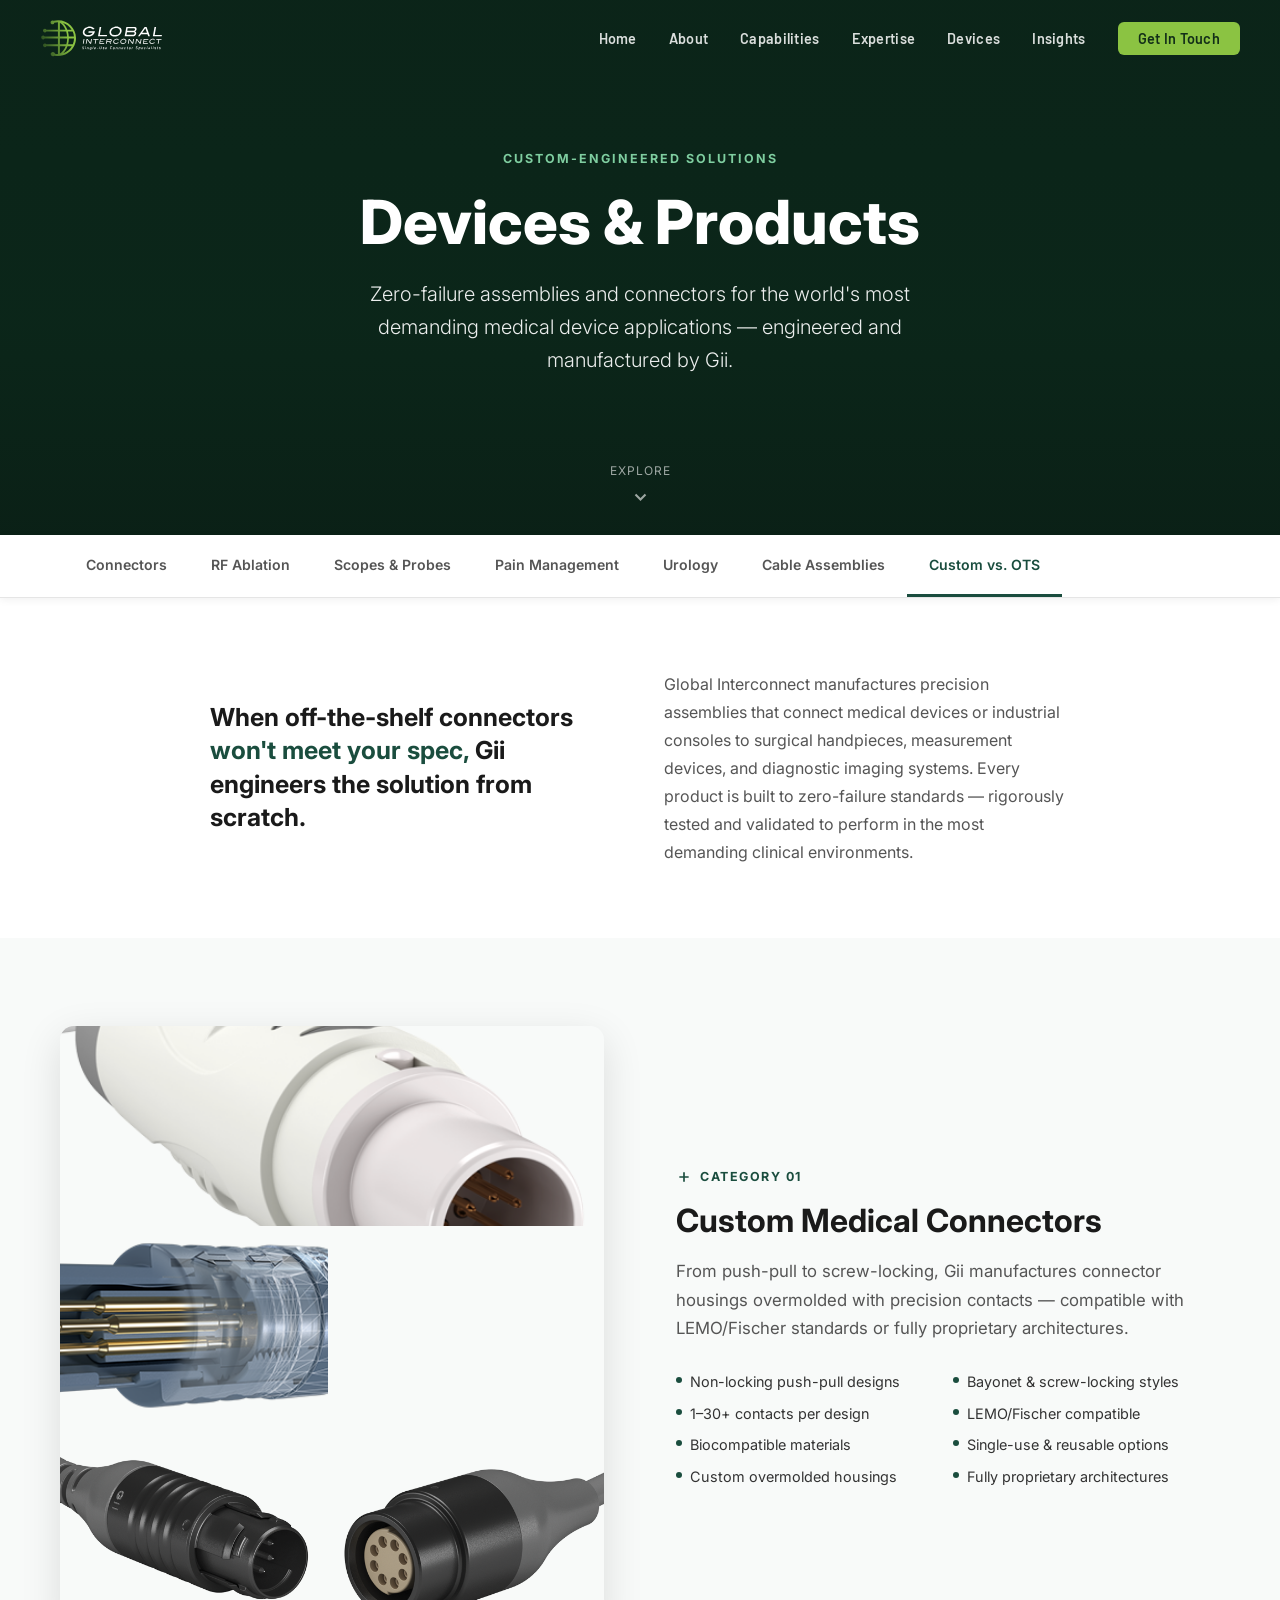
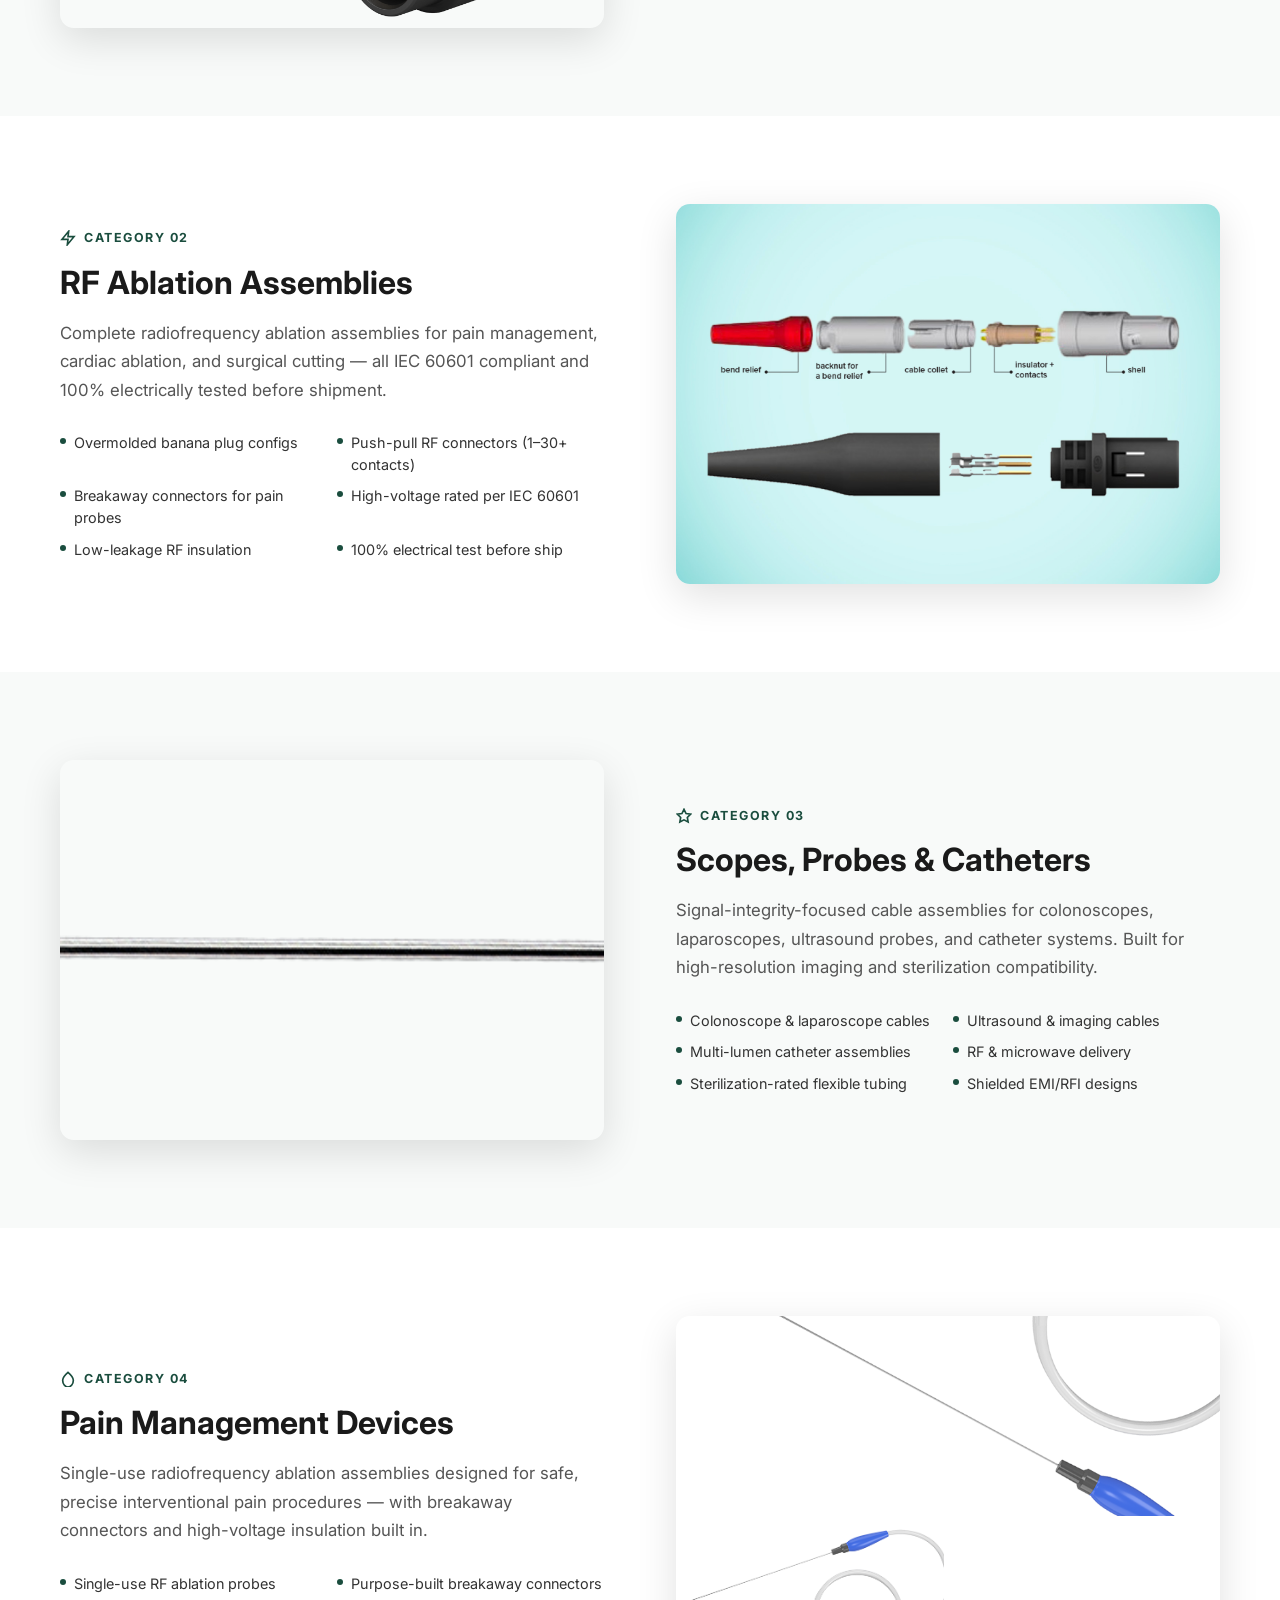
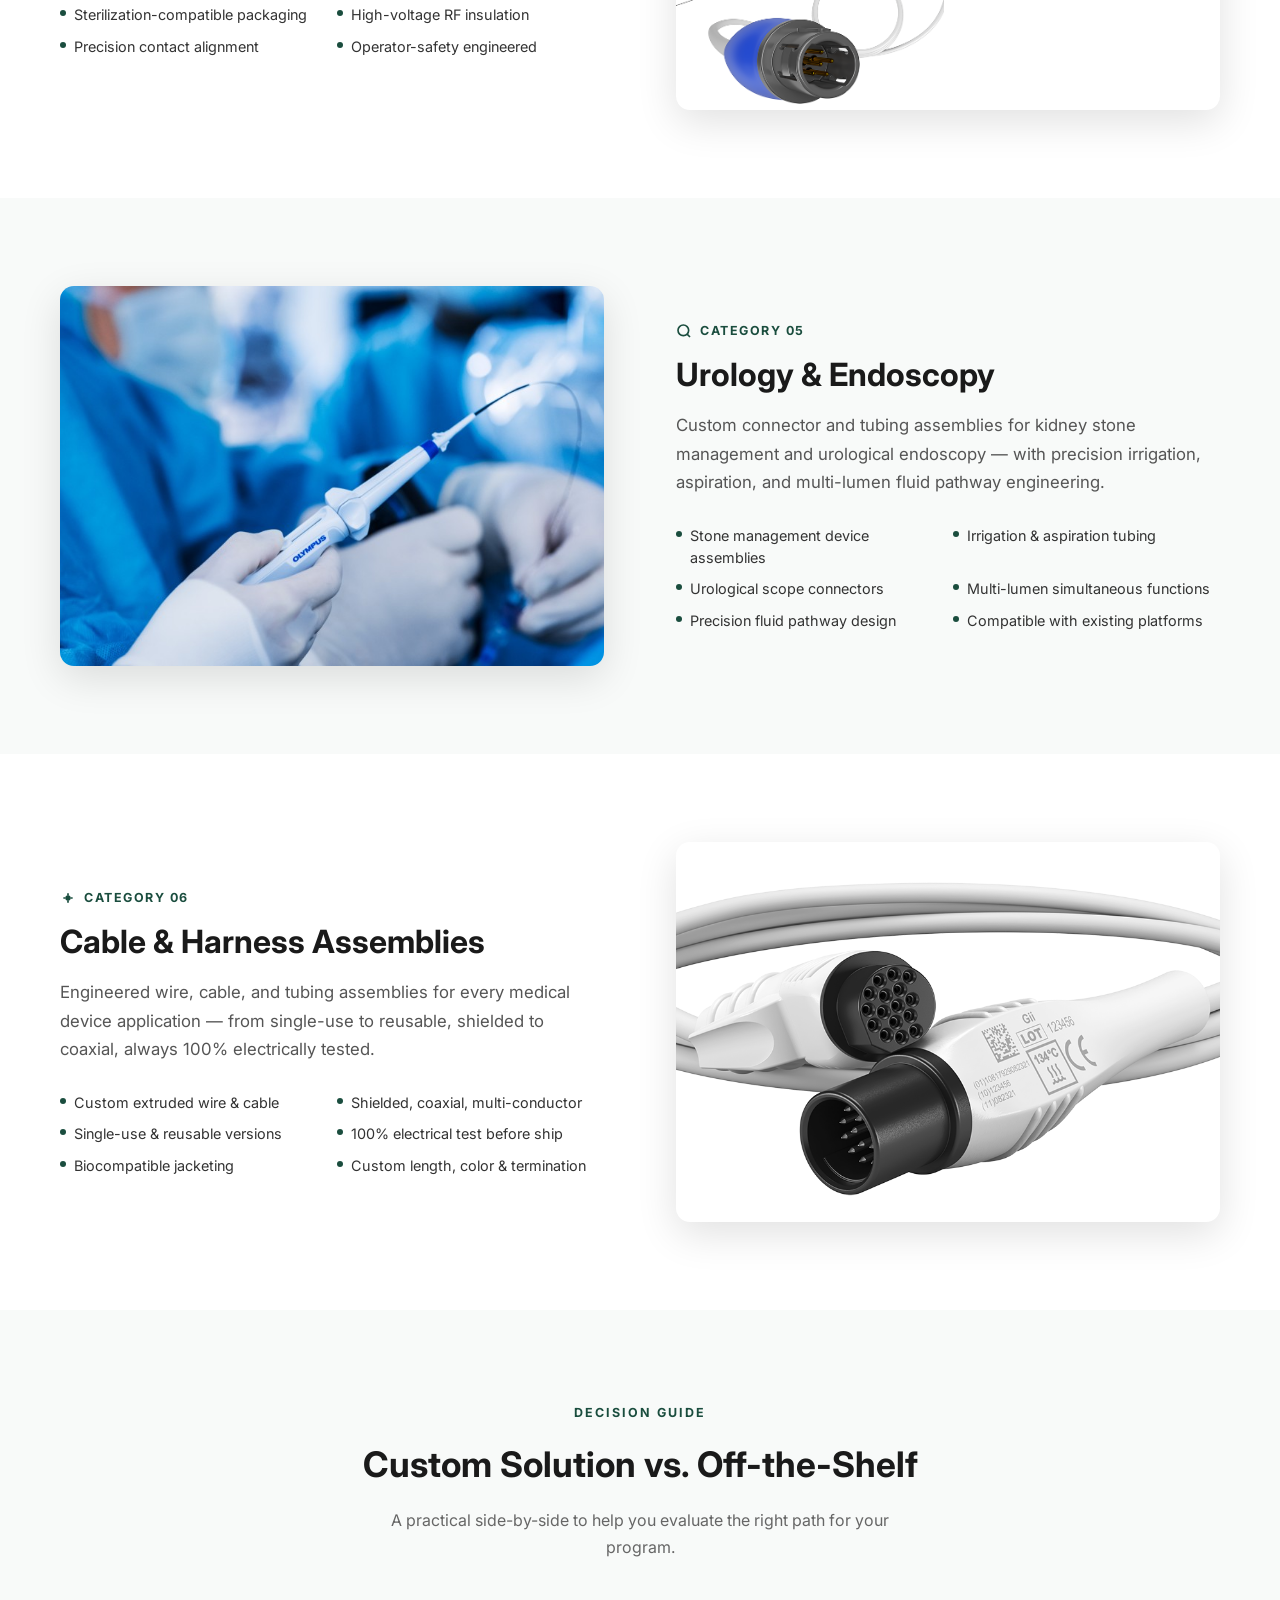
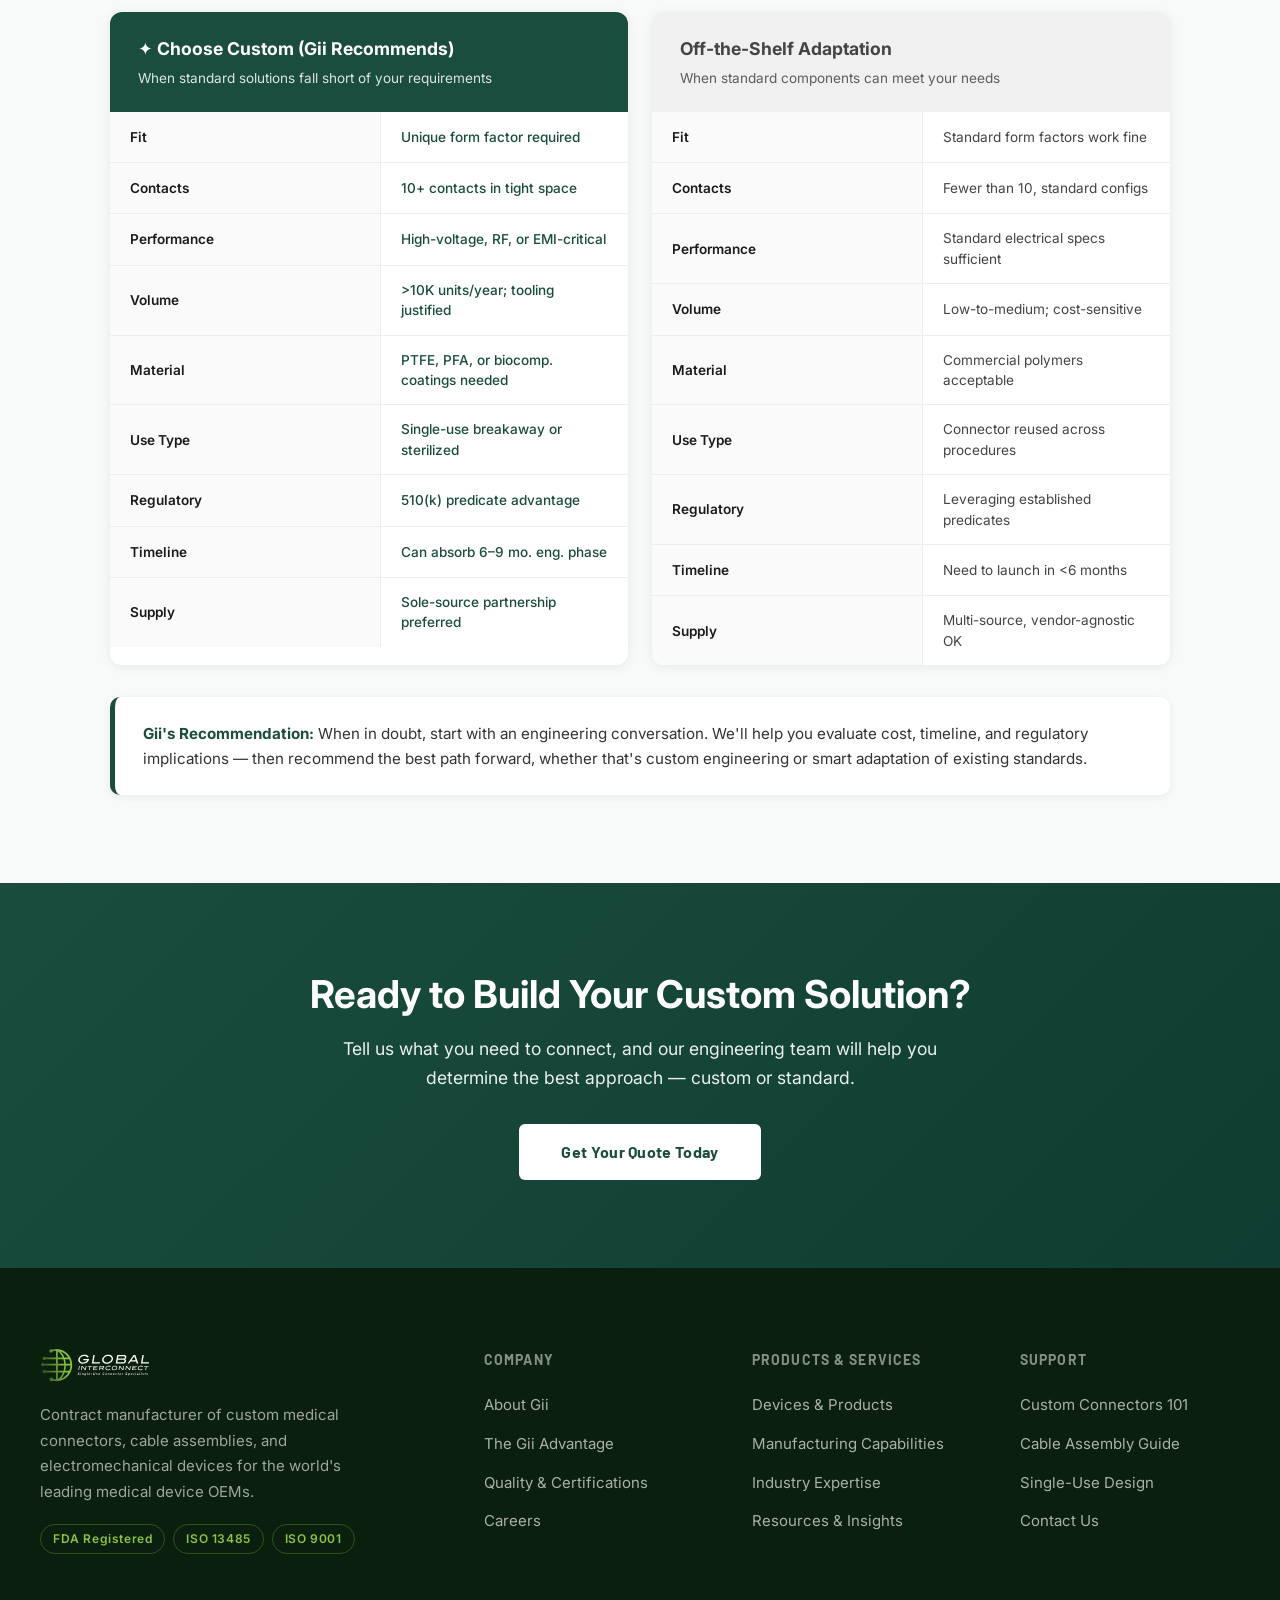
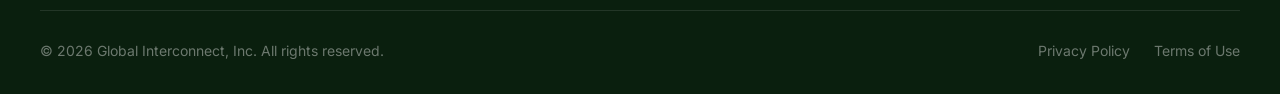
<file: devices.html>
<!DOCTYPE html>
<html lang="en">
<head>
  <meta charset="UTF-8" />
  <meta name="viewport" content="width=device-width, initial-scale=1.0" />
  <meta name="description" content="Explore Gii's custom medical device assemblies, connectors, and cable solutions engineered to zero-failure standards. Custom RF ablation assemblies, scopes, probes, and more." />
  <title>Devices & Products | Global Interconnect, Inc.</title>
  <link rel="icon" type="image/png" href="assets/images/favicon.png" />
  <link rel="stylesheet" href="assets/css/style.css" />
  <link rel="preconnect" href="https://fonts.googleapis.com" />
  <link rel="preconnect" href="https://fonts.gstatic.com" crossorigin />
  <link href="https://fonts.googleapis.com/css2?family=Inter:wght@300;400;500;600;700;800&family=Barlow:wght@400;500;600;700;800&display=swap" rel="stylesheet" />

  <style>

    /* ─── VIDEO HERO ──────────────────────────────────────────── */
    .devices-hero {
      position: relative;
      width: 100%;
      /* Padding drives the height — content never gets clipped.
         clamp(min, preferred, max) shrinks gracefully on small viewports. */
      padding: clamp(90px, 16vh, 160px) 24px clamp(80px, 14vh, 130px);
      box-sizing: border-box;
      overflow: hidden;
      display: flex;
      align-items: center;
      justify-content: center;
      background: #0c2e1e;
    }

    .devices-hero video {
      position: absolute;
      inset: 0;
      width: 100%;
      height: 100%;
      object-fit: cover;   /* always fills the box without distorting */
      object-position: center;
      z-index: 0;
    }

    .devices-hero-overlay {
      position: absolute;
      inset: 0;
      background: linear-gradient(
        to bottom,
        rgba(10, 28, 20, 0.55) 0%,
        rgba(10, 28, 20, 0.45) 60%,
        rgba(10, 28, 20, 0.75) 100%
      );
      z-index: 1;
    }

    .devices-hero-content {
      position: relative;
      z-index: 2;
      text-align: center;
      color: white;
      max-width: 820px;
      padding: 0 24px;
    }

    .devices-hero-content .eyebrow {
      display: inline-block;
      font-size: 0.78rem;
      font-weight: 700;
      text-transform: uppercase;
      letter-spacing: 2px;
      color: #7fcea0;
      margin-bottom: 18px;
    }

    .devices-hero-content h1 {
      font-size: clamp(2.2rem, 5vw, 3.8rem);
      font-weight: 800;
      line-height: 1.15;
      margin-bottom: 20px;
    }

    .devices-hero-content p {
      font-size: clamp(1rem, 2vw, 1.25rem);
      font-weight: 300;
      opacity: 0.92;
      max-width: 620px;
      margin: 0 auto 32px;
      line-height: 1.65;
    }

    .hero-scroll-hint {
      position: absolute;
      bottom: 28px;
      left: 50%;
      transform: translateX(-50%);
      z-index: 2;
      display: flex;
      flex-direction: column;
      align-items: center;
      gap: 6px;
      color: rgba(255,255,255,0.6);
      font-size: 0.75rem;
      letter-spacing: 1px;
      text-transform: uppercase;
    }

    .hero-scroll-hint svg {
      animation: bounce 1.8s ease-in-out infinite;
    }

    @keyframes bounce {
      0%, 100% { transform: translateY(0); }
      50%       { transform: translateY(6px); }
    }

    /* ─── CATEGORY NAV TABS ──────────────────────────────────── */
    .category-nav {
      position: sticky;
      top: 64px; /* below site header */
      z-index: 100;
      background: white;
      border-bottom: 1px solid #e5e5e5;
      box-shadow: 0 2px 8px rgba(0,0,0,0.06);
    }

    .category-nav-inner {
      max-width: 1200px;
      margin: 0 auto;
      padding: 0 24px;
      display: flex;
      align-items: center;
      gap: 0;
      overflow-x: auto;
      scrollbar-width: none;
    }

    .category-nav-inner::-webkit-scrollbar { display: none; }

    .cat-tab {
      flex-shrink: 0;
      padding: 18px 22px;
      font-size: 0.88rem;
      font-weight: 600;
      color: #555;
      text-decoration: none;
      border-bottom: 3px solid transparent;
      white-space: nowrap;
      transition: color 0.2s, border-color 0.2s;
    }

    .cat-tab:hover { color: #1a4d3e; }
    .cat-tab.active { color: #1a4d3e; border-bottom-color: #1a4d3e; }

    /* ─── INTRO STRIP ────────────────────────────────────────── */
    .devices-intro {
      background: white;
      padding: 72px 24px;
    }

    .devices-intro-inner {
      max-width: 860px;
      margin: 0 auto;
      display: grid;
      grid-template-columns: 1fr 1fr;
      gap: 48px;
      align-items: center;
    }

    .intro-lead {
      font-size: 1.55rem;
      font-weight: 700;
      color: #1a1a1a;
      line-height: 1.35;
    }

    .intro-lead em {
      font-style: normal;
      color: #1a4d3e;
    }

    .intro-body {
      font-size: 1rem;
      line-height: 1.75;
      color: #555;
    }

    /* ─── SECTION WRAPPER ────────────────────────────────────── */
    .device-section {
      padding: 88px 24px;
    }

    .device-section:nth-child(odd) {
      background: #f8faf9;
    }

    .device-section:nth-child(even) {
      background: white;
    }

    .device-section-inner {
      max-width: 1160px;
      margin: 0 auto;
      display: grid;
      grid-template-columns: 1fr 1fr;
      gap: 72px;
      align-items: center;
    }

    /* Reverse layout on even sections */
    .device-section-inner.reverse {
      direction: rtl;
    }

    .device-section-inner.reverse > * {
      direction: ltr;
    }

    /* ─── SECTION MEDIA PANEL ────────────────────────────────── */
    .section-media {
      position: relative;
      border-radius: 14px;
      overflow: hidden;
      box-shadow: 0 12px 40px rgba(0,0,0,0.12);
    }

    .section-media img {
      width: 100%;
      height: 380px;
      object-fit: cover;
      display: block;
    }

    /* Multi-image grid variant */
    .section-media-grid {
      display: grid;
      grid-template-columns: 1fr 1fr;
      gap: 8px;
      border-radius: 14px;
      overflow: hidden;
      box-shadow: 0 12px 40px rgba(0,0,0,0.12);
    }

    .section-media-grid img {
      width: 100%;
      height: 186px;
      object-fit: cover;
      display: block;
    }

    .section-media-grid img:first-child {
      grid-column: span 2;
      height: 200px;
    }

    /* ─── SECTION TEXT PANEL ─────────────────────────────────── */
    .section-text {}

    .section-text .tag {
      display: inline-flex;
      align-items: center;
      gap: 8px;
      font-size: 0.78rem;
      font-weight: 700;
      text-transform: uppercase;
      letter-spacing: 1.5px;
      color: #1a4d3e;
      margin-bottom: 14px;
    }

    .section-text .tag svg {
      width: 16px;
      height: 16px;
      flex-shrink: 0;
    }

    .section-text h2 {
      font-size: clamp(1.5rem, 2.5vw, 2rem);
      font-weight: 700;
      color: #1a1a1a;
      line-height: 1.25;
      margin-bottom: 16px;
      margin-top: 0;
    }

    .section-text .lead {
      font-size: 1.05rem;
      line-height: 1.7;
      color: #555;
      margin-bottom: 28px;
    }

    /* ─── FEATURE LIST ───────────────────────────────────────── */
    .feature-list {
      list-style: none;
      padding: 0;
      margin: 0;
      display: grid;
      grid-template-columns: 1fr 1fr;
      gap: 10px;
    }

    .feature-list li {
      display: flex;
      align-items: flex-start;
      gap: 8px;
      font-size: 0.9rem;
      line-height: 1.5;
      color: #333;
    }

    .feature-list li::before {
      content: '';
      display: block;
      flex-shrink: 0;
      width: 6px;
      height: 6px;
      border-radius: 50%;
      background: #1a4d3e;
      margin-top: 6px;
    }

    /* ─── SECTION ANCHOR ─────────────────────────────────────── */
    .section-anchor {
      scroll-margin-top: 120px;
    }

    /* ─── COMPARISON TABLE ───────────────────────────────────── */
    .comparison-section {
      padding: 88px 24px;
      background: #f8faf9;
    }

    .comparison-inner {
      max-width: 1060px;
      margin: 0 auto;
    }

    .comparison-header {
      text-align: center;
      margin-bottom: 52px;
    }

    .comparison-header .eyebrow {
      display: inline-block;
      font-size: 0.78rem;
      font-weight: 700;
      text-transform: uppercase;
      letter-spacing: 2px;
      color: #1a4d3e;
      margin-bottom: 12px;
    }

    .comparison-header h2 {
      font-size: clamp(1.6rem, 3vw, 2.2rem);
      font-weight: 700;
      color: #1a1a1a;
      margin-bottom: 14px;
      margin-top: 0;
    }

    .comparison-header p {
      font-size: 1rem;
      color: #666;
      max-width: 560px;
      margin: 0 auto;
    }

    .comparison-cards {
      display: grid;
      grid-template-columns: 1fr 1fr;
      gap: 24px;
      margin-bottom: 32px;
    }

    .comp-card {
      background: white;
      border-radius: 12px;
      overflow: hidden;
      box-shadow: 0 2px 12px rgba(0,0,0,0.07);
    }

    .comp-card-head {
      padding: 22px 28px;
      display: flex;
      align-items: center;
      gap: 12px;
    }

    .comp-card-head.custom { background: #1a4d3e; color: white; }
    .comp-card-head.ots    { background: #f0f0f0; color: #444; }

    .comp-card-head h3 {
      font-size: 1.1rem;
      font-weight: 700;
      margin: 0;
    }

    .comp-card-head p {
      font-size: 0.85rem;
      margin: 4px 0 0;
      opacity: 0.85;
    }

    .comp-card-body {
      padding: 0;
    }

    .comp-row {
      display: grid;
      grid-template-columns: 1.1fr 1fr;
      border-bottom: 1px solid #eee;
    }

    .comp-row:last-child { border-bottom: none; }

    .comp-row-label {
      padding: 14px 20px;
      font-size: 0.85rem;
      font-weight: 600;
      color: #1a1a1a;
      border-right: 1px solid #eee;
      background: #fafafa;
      display: flex;
      align-items: center;
    }

    .comp-row-val {
      padding: 14px 20px;
      font-size: 0.85rem;
      color: #444;
      line-height: 1.5;
      display: flex;
      align-items: center;
    }

    .comp-card.custom .comp-row-val { color: #1a4d3e; font-weight: 500; }

    .recommendation-box {
      background: white;
      border-radius: 10px;
      padding: 24px 28px;
      border-left: 5px solid #1a4d3e;
      box-shadow: 0 2px 8px rgba(0,0,0,0.06);
    }

    .recommendation-box strong { color: #1a4d3e; }
    .recommendation-box p { margin: 0; font-size: 0.95rem; line-height: 1.65; color: #333; }

    /* ─── CTA ────────────────────────────────────────────────── */
    .cta-section {
      background: linear-gradient(135deg, #1a4d3e 0%, #0f3d31 100%);
      color: white;
      padding: 88px 24px;
      text-align: center;
    }

    .cta-inner {
      max-width: 680px;
      margin: 0 auto;
    }

    .cta-section h2 {
      font-size: clamp(1.8rem, 3vw, 2.4rem);
      font-weight: 700;
      margin-bottom: 18px;
      line-height: 1.2;
    }

    .cta-section p {
      font-size: 1.1rem;
      opacity: 0.92;
      margin-bottom: 32px;
      line-height: 1.6;
    }

    .cta-section .btn {
      background: white;
      color: #1a4d3e;
      font-weight: 700;
      padding: 15px 42px;
      border-radius: 6px;
      text-decoration: none;
      display: inline-block;
      transition: all 0.25s ease;
      font-size: 1rem;
    }

    .cta-section .btn:hover {
      background: #f0f0f0;
      transform: translateY(-2px);
      box-shadow: 0 6px 20px rgba(0,0,0,0.2);
    }

    /* ─── RESPONSIVE ─────────────────────────────────────────── */
    @media (max-width: 900px) {
      .devices-intro-inner { grid-template-columns: 1fr; gap: 28px; }
      .device-section-inner,
      .device-section-inner.reverse { grid-template-columns: 1fr; direction: ltr; }
      .comparison-cards { grid-template-columns: 1fr; }
      .feature-list { grid-template-columns: 1fr; }
      .devices-hero { height: 72vh; }
      .section-media img { height: 260px; }
    }

    @media (max-width: 600px) {
      .cat-tab { padding: 16px 14px; font-size: 0.82rem; }
      .device-section { padding: 60px 20px; }
      .section-text h2 { font-size: 1.4rem; }
    }
  </style>
</head>
<body>

  <!-- ===== NAVIGATION ===== -->
  <header class="site-header" id="site-header">
    <nav class="nav-container">
      <a href="index.html" class="nav-logo">
        <img src="assets/images/logos/logo-white.svg" alt="Global Interconnect, Inc." class="logo-img" />
      </a>
      <button class="nav-toggle" id="nav-toggle" aria-label="Toggle navigation">
        <span></span><span></span><span></span>
      </button>
      <ul class="nav-links" id="nav-links">
        <li><a href="index.html">Home</a></li>
        <li><a href="about.html">About</a></li>
        <li><a href="capabilities.html">Capabilities</a></li>
        <li><a href="expertise.html">Expertise</a></li>
        <li><a href="devices.html" class="active">Devices</a></li>
        <li><a href="insights.html">Insights</a></li>
        <li><a href="index.html#contact" class="nav-cta">Get In Touch</a></li>
      </ul>
    </nav>
  </header>

  <!-- ===== VIDEO HERO ===== -->
  <section class="devices-hero">
    <video autoplay muted loop playsinline preload="auto">
      <source src="https://embed-ssl.wistia.com/deliveries/08ba3d40e229c51cb6984dbe94ec924d20bd3632.bin?file=video.mp4" type="video/mp4" />
    </video>
    <div class="devices-hero-overlay"></div>
    <div class="devices-hero-content">
      <span class="eyebrow">Custom-Engineered Solutions</span>
      <h1>Devices &amp; Products</h1>
      <p>Zero-failure assemblies and connectors for the world's most demanding medical device applications — engineered and manufactured by Gii.</p>
    </div>
    <div class="hero-scroll-hint">
      <span>Explore</span>
      <svg width="20" height="20" viewBox="0 0 24 24" fill="none" stroke="currentColor" stroke-width="2.5">
        <polyline points="6 9 12 15 18 9"/>
      </svg>
    </div>
  </section>

  <!-- ===== STICKY CATEGORY TABS ===== -->
  <nav class="category-nav" id="category-nav">
    <div class="category-nav-inner">
      <a href="#connectors"    class="cat-tab active" data-target="connectors">Connectors</a>
      <a href="#rf-ablation"   class="cat-tab" data-target="rf-ablation">RF Ablation</a>
      <a href="#scopes-probes" class="cat-tab" data-target="scopes-probes">Scopes &amp; Probes</a>
      <a href="#pain-mgmt"     class="cat-tab" data-target="pain-mgmt">Pain Management</a>
      <a href="#urology"       class="cat-tab" data-target="urology">Urology</a>
      <a href="#cable"         class="cat-tab" data-target="cable">Cable Assemblies</a>
      <a href="#custom-vs-ots" class="cat-tab" data-target="custom-vs-ots">Custom vs. OTS</a>
    </div>
  </nav>

  <!-- ===== INTRO ===== -->
  <section class="devices-intro">
    <div class="devices-intro-inner">
      <div class="intro-lead">
        When off-the-shelf connectors <em>won't meet your spec,</em> Gii engineers the solution from scratch.
      </div>
      <p class="intro-body">
        Global Interconnect manufactures precision assemblies that connect medical devices or industrial consoles to surgical handpieces, measurement devices, and diagnostic imaging systems. Every product is built to zero-failure standards — rigorously tested and validated to perform in the most demanding clinical environments.
      </p>
    </div>
  </section>

  <!-- ═══════════════════════════════════════════════════════════
       SECTION 1 — CUSTOM MEDICAL CONNECTORS
  ═══════════════════════════════════════════════════════════ -->
  <section class="device-section section-anchor" id="connectors">
    <div class="device-section-inner">

      <div class="section-media-grid">
        <img src="assets/images/devices/nonlocking-connector.png" alt="Non-Locking Connector" />
        <img src="assets/images/devices/locking-connector.png"    alt="Locking Connector" />
        <img src="assets/images/devices/purpose-built-connector.png" alt="Purpose-Built Connector" style="grid-column:span 2; height:200px;" />
      </div>

      <div class="section-text">
        <span class="tag">
          <svg viewBox="0 0 24 24" fill="none" stroke="currentColor" stroke-width="2.5"><path d="M12 5v14M5 12h14"/></svg>
          Category 01
        </span>
        <h2>Custom Medical Connectors</h2>
        <p class="lead">
          From push-pull to screw-locking, Gii manufactures connector housings overmolded with precision contacts — compatible with LEMO/Fischer standards or fully proprietary architectures.
        </p>
        <ul class="feature-list">
          <li>Non-locking push-pull designs</li>
          <li>Bayonet &amp; screw-locking styles</li>
          <li>1–30+ contacts per design</li>
          <li>LEMO/Fischer compatible</li>
          <li>Biocompatible materials</li>
          <li>Single-use &amp; reusable options</li>
          <li>Custom overmolded housings</li>
          <li>Fully proprietary architectures</li>
        </ul>
      </div>

    </div>
  </section>

  <!-- ═══════════════════════════════════════════════════════════
       SECTION 2 — RF ABLATION
  ═══════════════════════════════════════════════════════════ -->
  <section class="device-section section-anchor" id="rf-ablation">
    <div class="device-section-inner reverse">

      <div class="section-media">
        <img src="assets/images/devices/rf-ablation.jpg" alt="RF Ablation Assembly" />
      </div>

      <div class="section-text">
        <span class="tag">
          <svg viewBox="0 0 24 24" fill="none" stroke="currentColor" stroke-width="2.5"><path d="M13 2L3 14h9l-1 8 10-12h-9l1-8z"/></svg>
          Category 02
        </span>
        <h2>RF Ablation Assemblies</h2>
        <p class="lead">
          Complete radiofrequency ablation assemblies for pain management, cardiac ablation, and surgical cutting — all IEC 60601 compliant and 100% electrically tested before shipment.
        </p>
        <ul class="feature-list">
          <li>Overmolded banana plug configs</li>
          <li>Push-pull RF connectors (1–30+ contacts)</li>
          <li>Breakaway connectors for pain probes</li>
          <li>High-voltage rated per IEC 60601</li>
          <li>Low-leakage RF insulation</li>
          <li>100% electrical test before ship</li>
        </ul>
      </div>

    </div>
  </section>

  <!-- ═══════════════════════════════════════════════════════════
       SECTION 3 — SCOPES, PROBES & CATHETERS
  ═══════════════════════════════════════════════════════════ -->
  <section class="device-section section-anchor" id="scopes-probes">
    <div class="device-section-inner">

      <div class="section-media">
        <img src="assets/images/devices/probe.png" alt="Scopes and Probes" />
      </div>

      <div class="section-text">
        <span class="tag">
          <svg viewBox="0 0 24 24" fill="none" stroke="currentColor" stroke-width="2.5"><path d="M12 2l3.09 6.26L22 9.27l-5 4.87 1.18 6.88L12 17.77l-6.18 3.25L7 14.14 2 9.27l6.91-1.01L12 2z"/></svg>
          Category 03
        </span>
        <h2>Scopes, Probes &amp; Catheters</h2>
        <p class="lead">
          Signal-integrity-focused cable assemblies for colonoscopes, laparoscopes, ultrasound probes, and catheter systems. Built for high-resolution imaging and sterilization compatibility.
        </p>
        <ul class="feature-list">
          <li>Colonoscope &amp; laparoscope cables</li>
          <li>Ultrasound &amp; imaging cables</li>
          <li>Multi-lumen catheter assemblies</li>
          <li>RF &amp; microwave delivery</li>
          <li>Sterilization-rated flexible tubing</li>
          <li>Shielded EMI/RFI designs</li>
        </ul>
      </div>

    </div>
  </section>

  <!-- ═══════════════════════════════════════════════════════════
       SECTION 4 — PAIN MANAGEMENT
  ═══════════════════════════════════════════════════════════ -->
  <section class="device-section section-anchor" id="pain-mgmt">
    <div class="device-section-inner reverse">

      <div class="section-media-grid">
        <img src="assets/images/devices/pain-management.png" alt="Pain Management Assembly" />
        <img src="assets/images/devices/rf-pain-probe.png"   alt="RF Pain Probe" />
      </div>

      <div class="section-text">
        <span class="tag">
          <svg viewBox="0 0 24 24" fill="none" stroke="currentColor" stroke-width="2.5"><path d="M12 2c-5.33 4.55-8 8.48-8 11.8 0 5.64 3.582 10.2 8 10.2s8-4.56 8-10.2c0-3.32-2.67-7.25-8-11.8z"/></svg>
          Category 04
        </span>
        <h2>Pain Management Devices</h2>
        <p class="lead">
          Single-use radiofrequency ablation assemblies designed for safe, precise interventional pain procedures — with breakaway connectors and high-voltage insulation built in.
        </p>
        <ul class="feature-list">
          <li>Single-use RF ablation probes</li>
          <li>Purpose-built breakaway connectors</li>
          <li>Sterilization-compatible packaging</li>
          <li>High-voltage RF insulation</li>
          <li>Precision contact alignment</li>
          <li>Operator-safety engineered</li>
        </ul>
      </div>

    </div>
  </section>

  <!-- ═══════════════════════════════════════════════════════════
       SECTION 5 — UROLOGY & ENDOSCOPY
  ═══════════════════════════════════════════════════════════ -->
  <section class="device-section section-anchor" id="urology">
    <div class="device-section-inner">

      <div class="section-media">
        <img src="assets/images/devices/urology.jpg" alt="Urology Device Assembly" />
      </div>

      <div class="section-text">
        <span class="tag">
          <svg viewBox="0 0 24 24" fill="none" stroke="currentColor" stroke-width="2.5"><circle cx="11" cy="11" r="8"/><path d="m21 21-4.35-4.35"/></svg>
          Category 05
        </span>
        <h2>Urology &amp; Endoscopy</h2>
        <p class="lead">
          Custom connector and tubing assemblies for kidney stone management and urological endoscopy — with precision irrigation, aspiration, and multi-lumen fluid pathway engineering.
        </p>
        <ul class="feature-list">
          <li>Stone management device assemblies</li>
          <li>Irrigation &amp; aspiration tubing</li>
          <li>Urological scope connectors</li>
          <li>Multi-lumen simultaneous functions</li>
          <li>Precision fluid pathway design</li>
          <li>Compatible with existing platforms</li>
        </ul>
      </div>

    </div>
  </section>

  <!-- ═══════════════════════════════════════════════════════════
       SECTION 6 — CABLE ASSEMBLIES
  ═══════════════════════════════════════════════════════════ -->
  <section class="device-section section-anchor" id="cable">
    <div class="device-section-inner reverse">

      <div class="section-media">
        <img src="assets/images/products/cable-assembly.png" alt="Cable Assembly" />
      </div>

      <div class="section-text">
        <span class="tag">
          <svg viewBox="0 0 24 24" fill="none" stroke="currentColor" stroke-width="2.5"><path d="M12 5v14M5 12h14M9 9l3 3 3-3M9 15l3-3 3 3"/></svg>
          Category 06
        </span>
        <h2>Cable &amp; Harness Assemblies</h2>
        <p class="lead">
          Engineered wire, cable, and tubing assemblies for every medical device application — from single-use to reusable, shielded to coaxial, always 100% electrically tested.
        </p>
        <ul class="feature-list">
          <li>Custom extruded wire &amp; cable</li>
          <li>Shielded, coaxial, multi-conductor</li>
          <li>Single-use &amp; reusable versions</li>
          <li>100% electrical test before ship</li>
          <li>Biocompatible jacketing</li>
          <li>Custom length, color &amp; termination</li>
        </ul>
      </div>

    </div>
  </section>

  <!-- ═══════════════════════════════════════════════════════════
       CUSTOM VS. OFF-THE-SHELF
  ═══════════════════════════════════════════════════════════ -->
  <section class="comparison-section section-anchor" id="custom-vs-ots">
    <div class="comparison-inner">

      <div class="comparison-header">
        <span class="eyebrow">Decision Guide</span>
        <h2>Custom Solution vs. Off-the-Shelf</h2>
        <p>A practical side-by-side to help you evaluate the right path for your program.</p>
      </div>

      <div class="comparison-cards">

        <!-- CUSTOM -->
        <div class="comp-card custom">
          <div class="comp-card-head custom">
            <div>
              <h3>✦ Choose Custom (Gii Recommends)</h3>
              <p>When standard solutions fall short of your requirements</p>
            </div>
          </div>
          <div class="comp-card-body">
            <div class="comp-row"><span class="comp-row-label">Fit</span><span class="comp-row-val">Unique form factor required</span></div>
            <div class="comp-row"><span class="comp-row-label">Contacts</span><span class="comp-row-val">10+ contacts in tight space</span></div>
            <div class="comp-row"><span class="comp-row-label">Performance</span><span class="comp-row-val">High-voltage, RF, or EMI-critical</span></div>
            <div class="comp-row"><span class="comp-row-label">Volume</span><span class="comp-row-val">&gt;10K units/year; tooling justified</span></div>
            <div class="comp-row"><span class="comp-row-label">Material</span><span class="comp-row-val">PTFE, PFA, or biocomp. coatings needed</span></div>
            <div class="comp-row"><span class="comp-row-label">Use Type</span><span class="comp-row-val">Single-use breakaway or sterilized</span></div>
            <div class="comp-row"><span class="comp-row-label">Regulatory</span><span class="comp-row-val">510(k) predicate advantage</span></div>
            <div class="comp-row"><span class="comp-row-label">Timeline</span><span class="comp-row-val">Can absorb 6–9 mo. eng. phase</span></div>
            <div class="comp-row"><span class="comp-row-label">Supply</span><span class="comp-row-val">Sole-source partnership preferred</span></div>
          </div>
        </div>

        <!-- OTS -->
        <div class="comp-card ots">
          <div class="comp-card-head ots">
            <div>
              <h3>Off-the-Shelf Adaptation</h3>
              <p>When standard components can meet your needs</p>
            </div>
          </div>
          <div class="comp-card-body">
            <div class="comp-row"><span class="comp-row-label">Fit</span><span class="comp-row-val">Standard form factors work fine</span></div>
            <div class="comp-row"><span class="comp-row-label">Contacts</span><span class="comp-row-val">Fewer than 10, standard configs</span></div>
            <div class="comp-row"><span class="comp-row-label">Performance</span><span class="comp-row-val">Standard electrical specs sufficient</span></div>
            <div class="comp-row"><span class="comp-row-label">Volume</span><span class="comp-row-val">Low-to-medium; cost-sensitive</span></div>
            <div class="comp-row"><span class="comp-row-label">Material</span><span class="comp-row-val">Commercial polymers acceptable</span></div>
            <div class="comp-row"><span class="comp-row-label">Use Type</span><span class="comp-row-val">Connector reused across procedures</span></div>
            <div class="comp-row"><span class="comp-row-label">Regulatory</span><span class="comp-row-val">Leveraging established predicates</span></div>
            <div class="comp-row"><span class="comp-row-label">Timeline</span><span class="comp-row-val">Need to launch in &lt;6 months</span></div>
            <div class="comp-row"><span class="comp-row-label">Supply</span><span class="comp-row-val">Multi-source, vendor-agnostic OK</span></div>
          </div>
        </div>

      </div>

      <div class="recommendation-box">
        <p><strong>Gii's Recommendation:</strong> When in doubt, start with an engineering conversation. We'll help you evaluate cost, timeline, and regulatory implications — then recommend the best path forward, whether that's custom engineering or smart adaptation of existing standards.</p>
      </div>

    </div>
  </section>

  <!-- ===== CTA ===== -->
  <section class="cta-section">
    <div class="cta-inner">
      <h2>Ready to Build Your Custom Solution?</h2>
      <p>Tell us what you need to connect, and our engineering team will help you determine the best approach — custom or standard.</p>
      <a href="index.html#contact" class="btn">Get Your Quote Today</a>
    </div>
  </section>

  <!-- ===== FOOTER ===== -->
  <footer class="site-footer">
    <div class="container">
      <div class="footer-grid">
        <div class="footer-brand">
          <img src="assets/images/logos/logo-white.svg" alt="Global Interconnect, Inc." class="footer-logo" />
          <p>Contract manufacturer of custom medical connectors, cable assemblies, and electromechanical devices for the world's leading medical device OEMs.</p>
          <div class="footer-certs">
            <span>FDA Registered</span>
            <span>ISO 13485</span>
            <span>ISO 9001</span>
          </div>
        </div>
        <div class="footer-nav-col">
          <h4>Company</h4>
          <ul>
            <li><a href="about.html">About Gii</a></li>
            <li><a href="index.html#advantage">The Gii Advantage</a></li>
            <li><a href="index.html#quality">Quality &amp; Certifications</a></li>
            <li><a href="https://www.globalinterconnect.com/careers/" target="_blank" rel="noopener">Careers</a></li>
          </ul>
        </div>
        <div class="footer-nav-col">
          <h4>Products &amp; Services</h4>
          <ul>
            <li><a href="devices.html">Devices &amp; Products</a></li>
            <li><a href="capabilities.html">Manufacturing Capabilities</a></li>
            <li><a href="expertise.html">Industry Expertise</a></li>
            <li><a href="index.html#resources">Resources &amp; Insights</a></li>
          </ul>
        </div>
        <div class="footer-nav-col">
          <h4>Support</h4>
          <ul>
            <li><a href="https://www.globalinterconnect.com/understanding-custom-medical-connectors/" target="_blank" rel="noopener">Custom Connectors 101</a></li>
            <li><a href="https://www.globalinterconnect.com/understanding-medical-cable-assemblies/" target="_blank" rel="noopener">Cable Assembly Guide</a></li>
            <li><a href="https://www.globalinterconnect.com/design-considerations-single-use-medical-connectors/" target="_blank" rel="noopener">Single-Use Design</a></li>
            <li><a href="index.html#contact">Contact Us</a></li>
          </ul>
        </div>
      </div>
      <div class="footer-bottom">
        <p>&copy; <span id="year"></span> Global Interconnect, Inc. All rights reserved.</p>
        <div class="footer-bottom-links">
          <a href="#">Privacy Policy</a>
          <a href="#">Terms of Use</a>
        </div>
      </div>
    </div>
  </footer>

  <script src="assets/js/main.js"></script>
  <script>
    // ── Active tab tracking on scroll ──────────────────────────
    (function () {
      const tabs     = document.querySelectorAll('.cat-tab[data-target]');
      const sections = Array.from(tabs).map(t => document.getElementById(t.dataset.target)).filter(Boolean);

      function setActive(id) {
        tabs.forEach(t => t.classList.toggle('active', t.dataset.target === id));
      }

      const observer = new IntersectionObserver(entries => {
        entries.forEach(e => { if (e.isIntersecting) setActive(e.target.id); });
      }, { rootMargin: '-30% 0px -60% 0px' });

      sections.forEach(s => observer.observe(s));

      // Smooth scroll on tab click
      tabs.forEach(tab => {
        tab.addEventListener('click', e => {
          e.preventDefault();
          const target = document.getElementById(tab.dataset.target);
          if (target) target.scrollIntoView({ behavior: 'smooth', block: 'start' });
        });
      });
    })();
  </script>
</body>
</html>
</file>
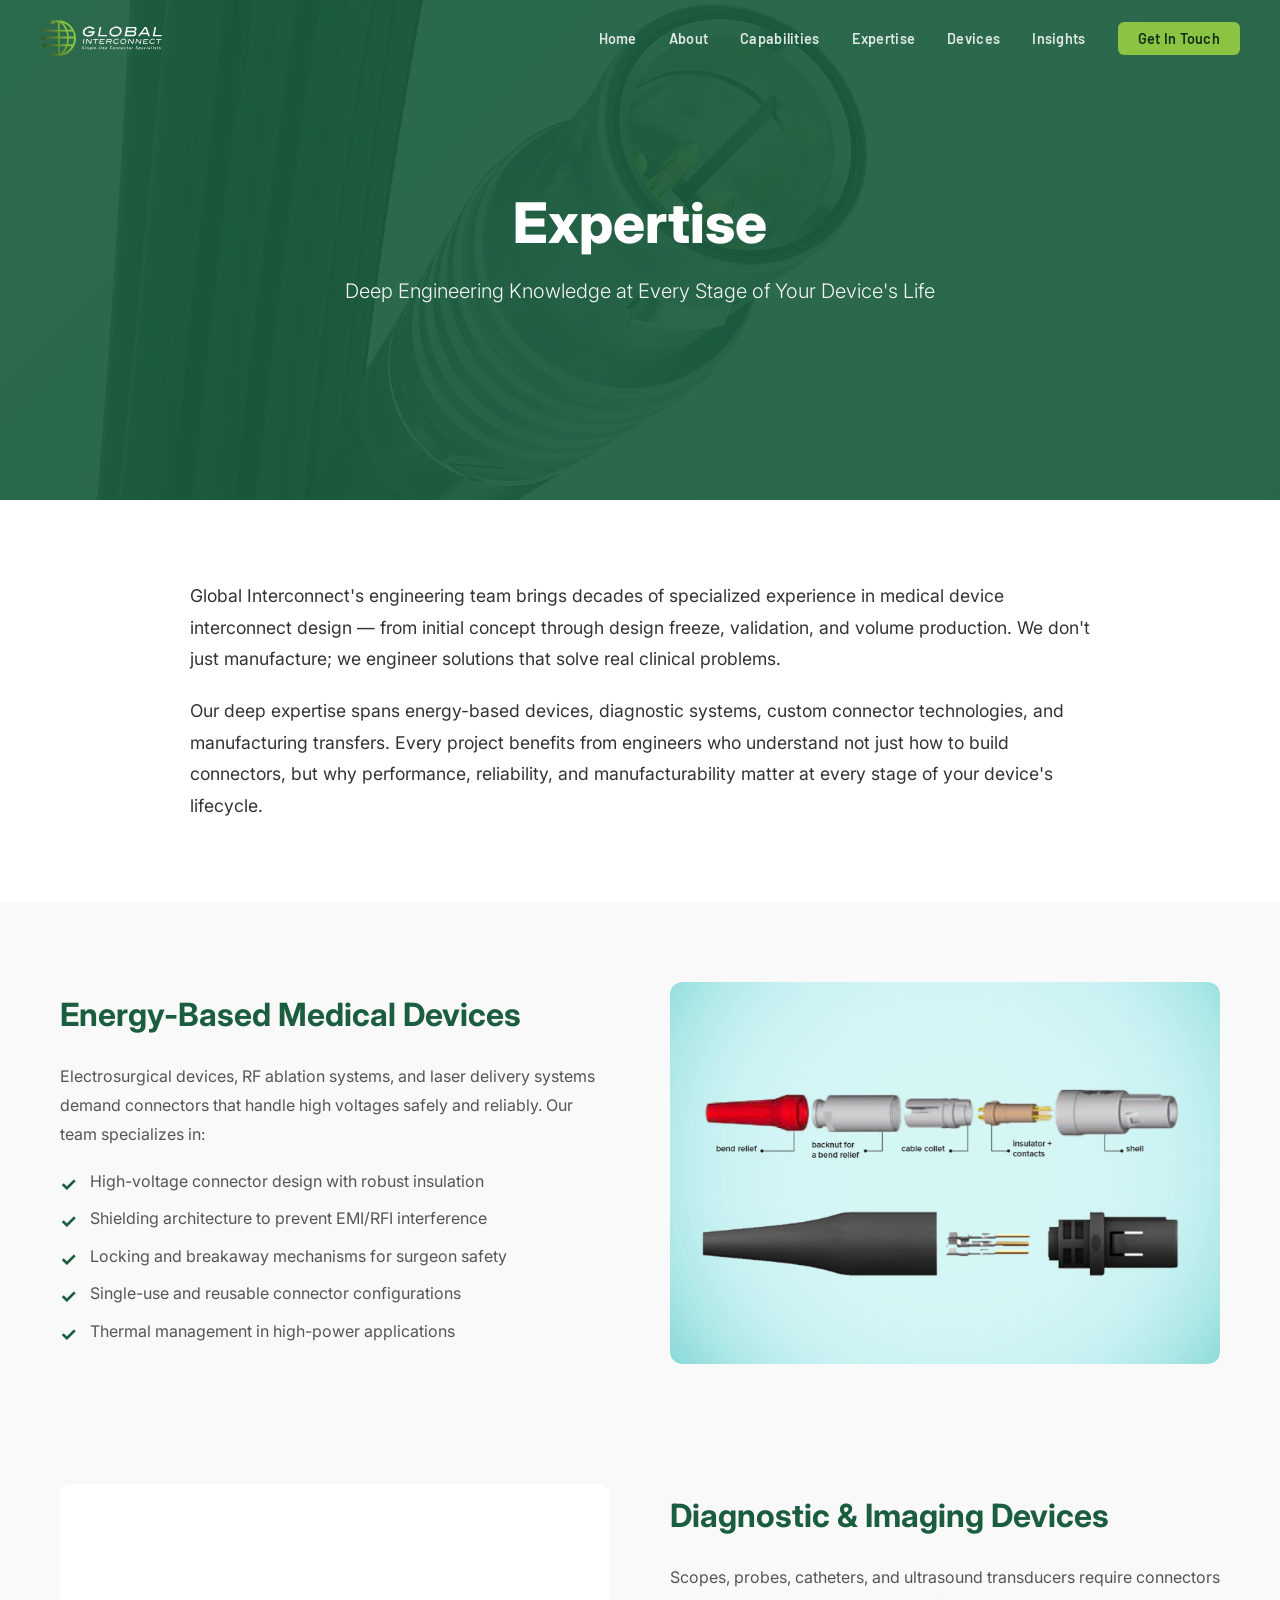
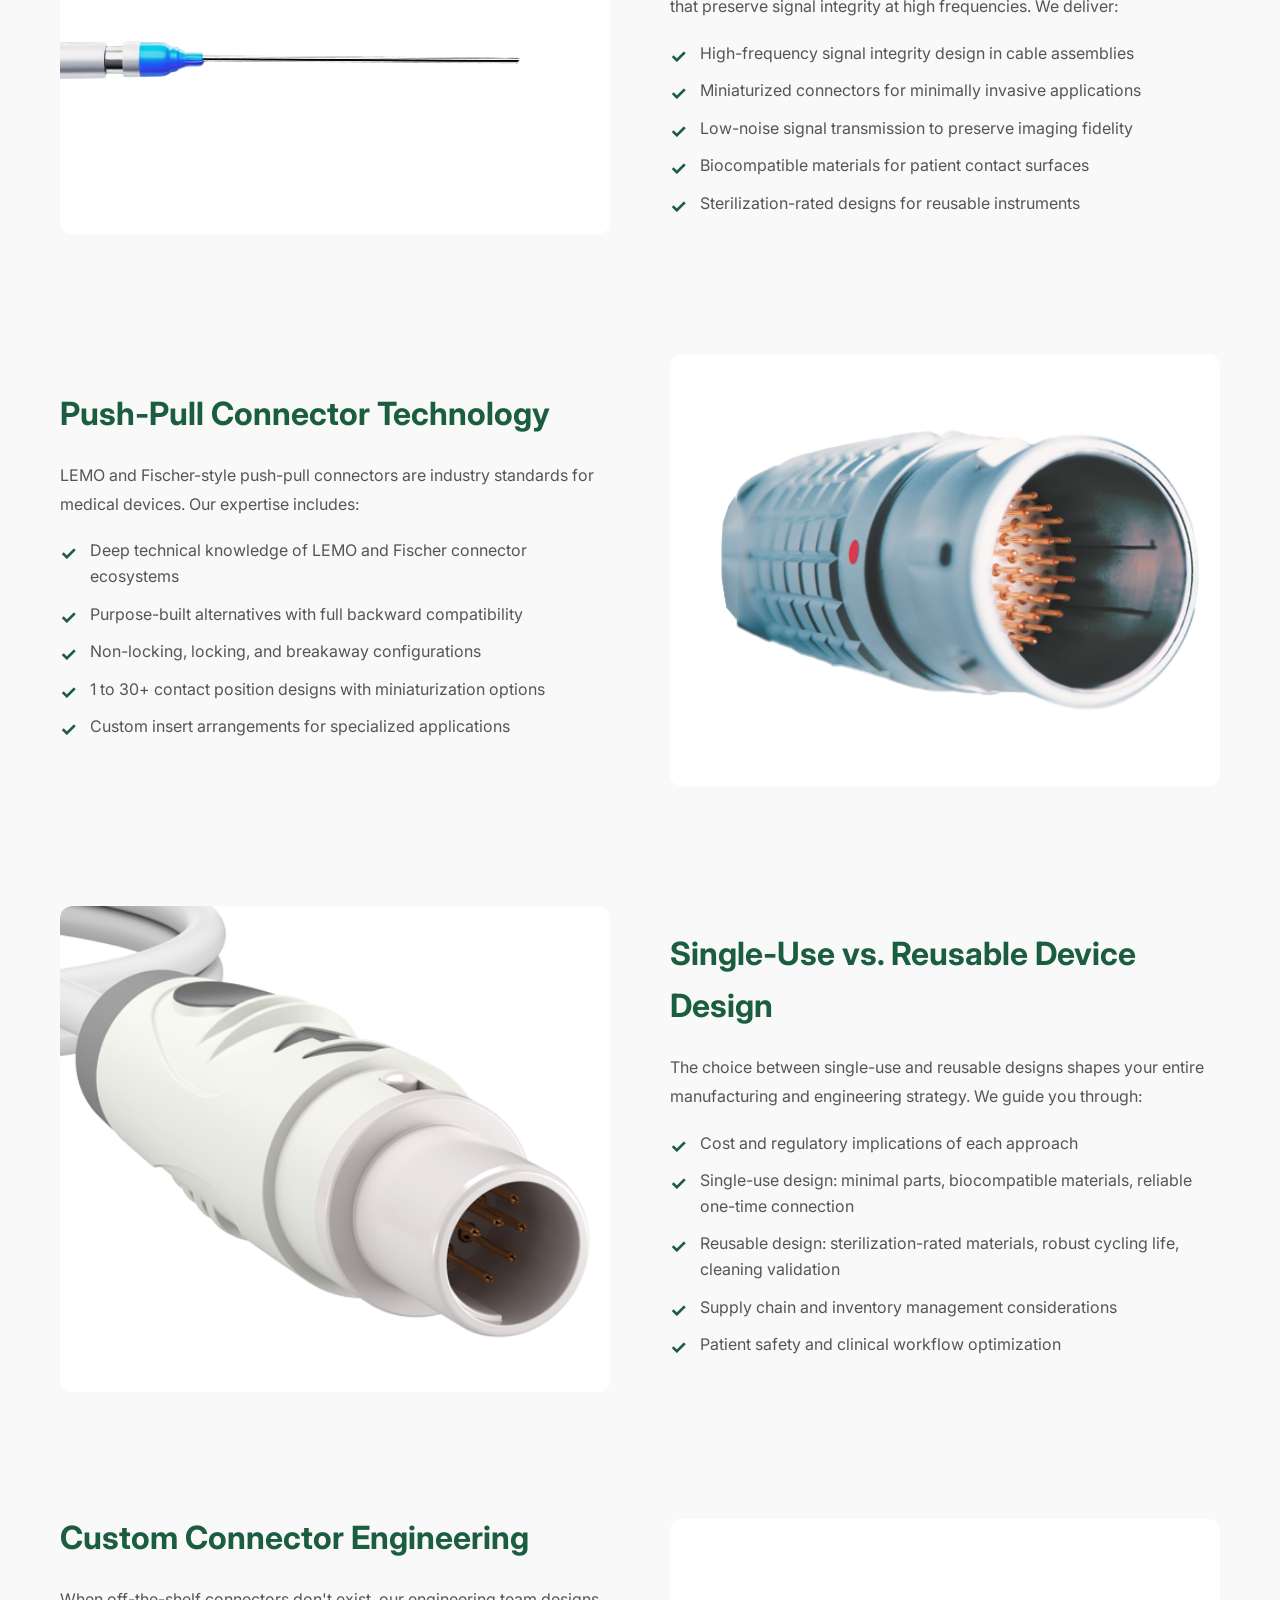
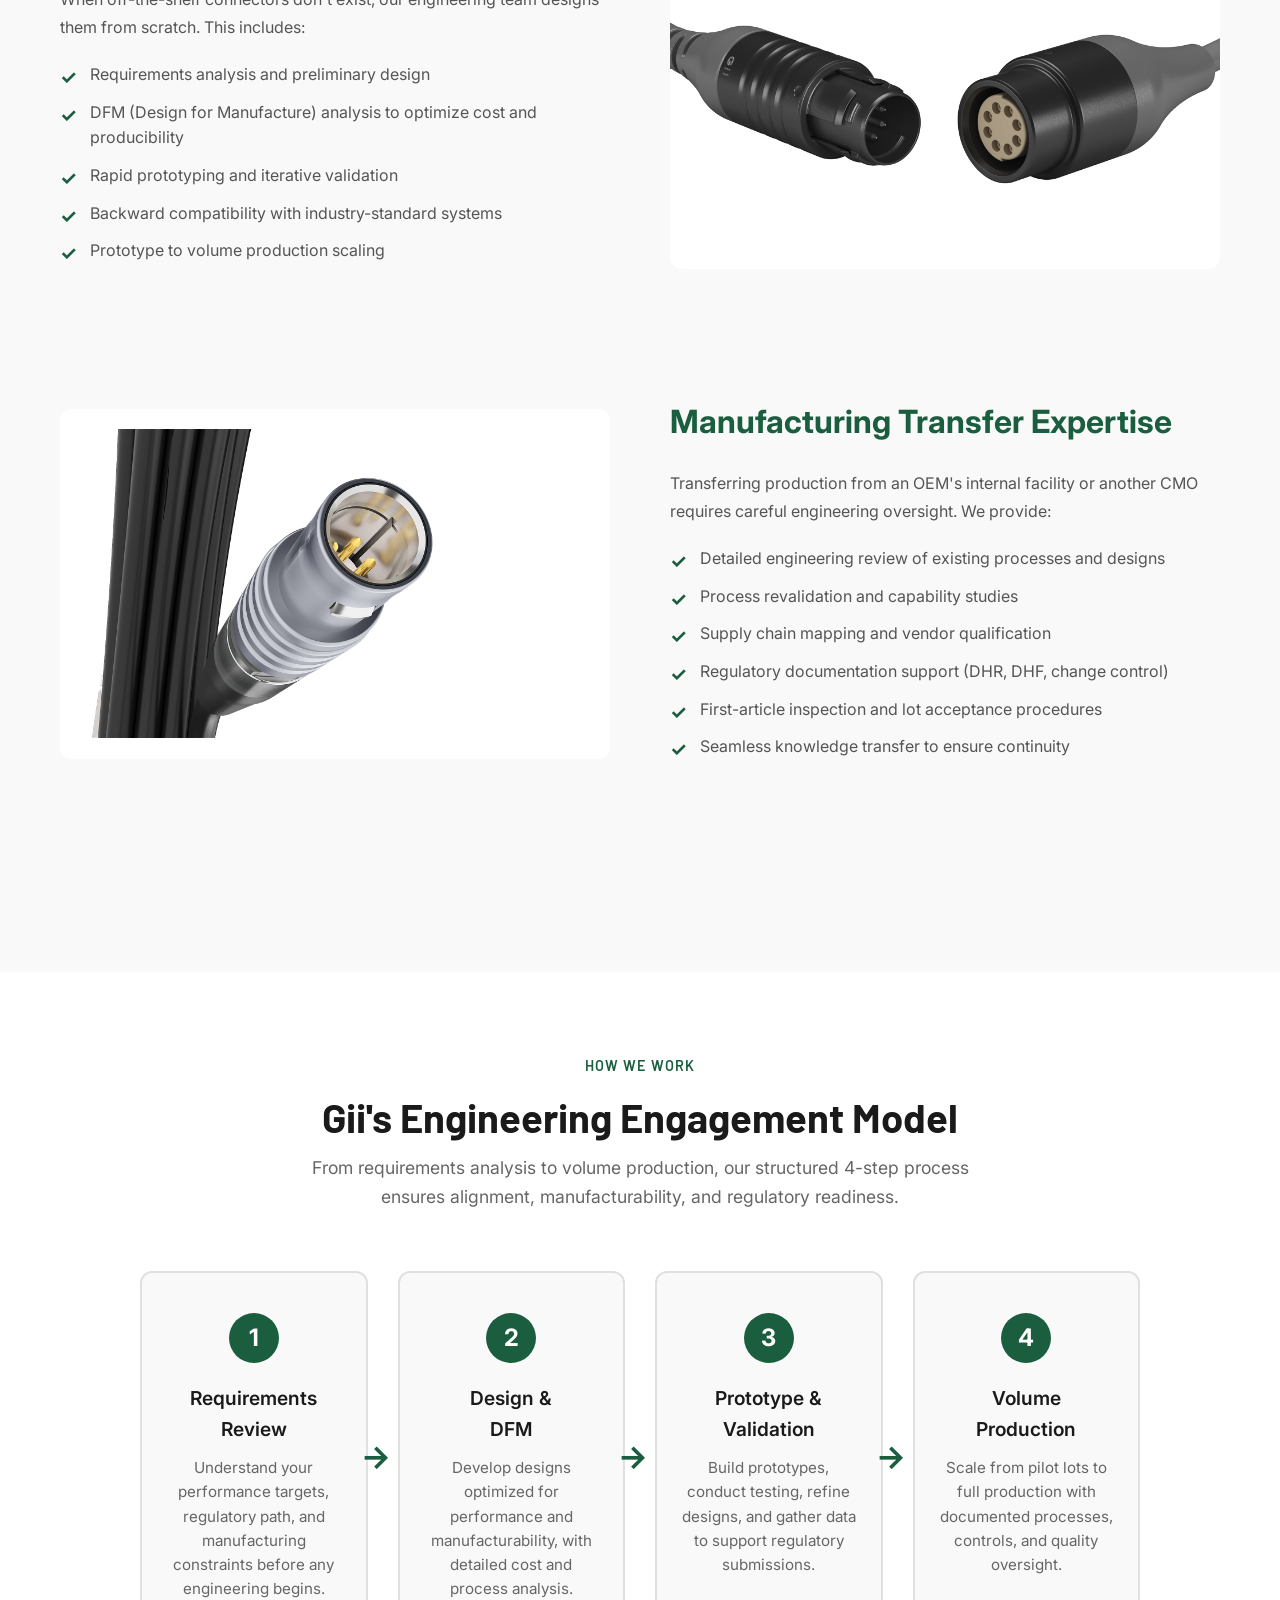
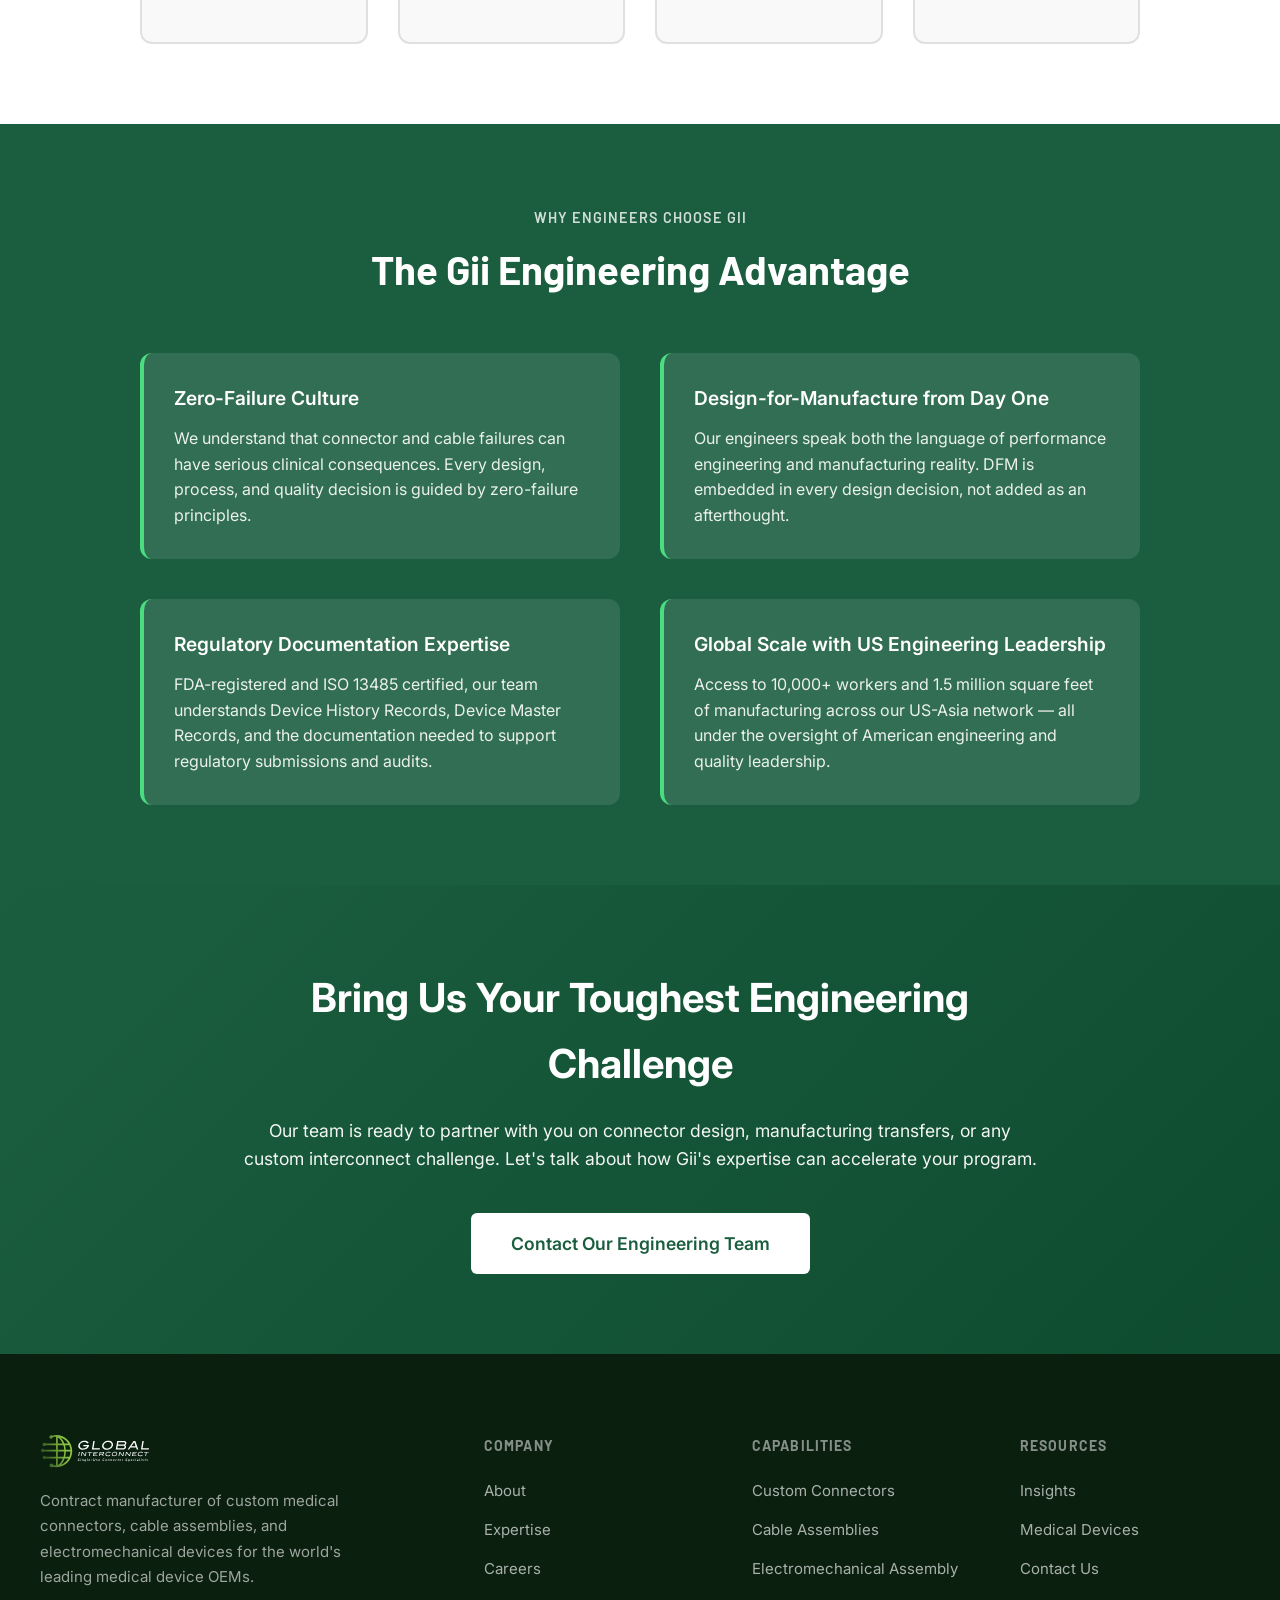
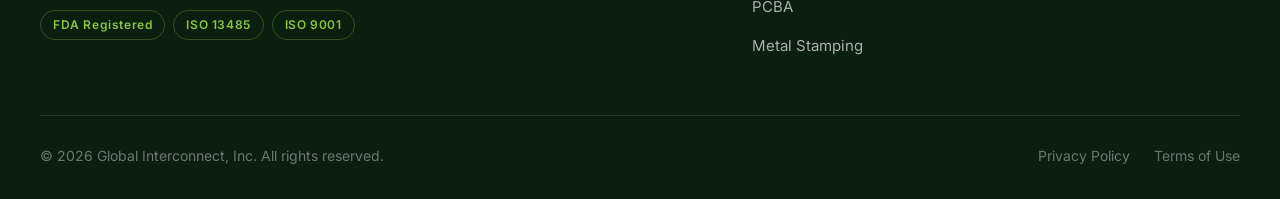
<file: expertise.html>
<!DOCTYPE html>
<html lang="en">
<head>
  <meta charset="UTF-8" />
  <meta name="viewport" content="width=device-width, initial-scale=1.0" />
  <meta name="description" content="Global Interconnect, Inc. (Gii) Expertise — Deep engineering knowledge in medical device interconnect design, from concept through validation to volume production. Energy-based devices, diagnostic systems, custom connectors." />
  <title>Expertise | Global Interconnect, Inc.</title>
  <link rel="icon" type="image/png" href="assets/images/favicon.png" />
  <link rel="stylesheet" href="assets/css/style.css" />
  <link rel="preconnect" href="https://fonts.googleapis.com" />
  <link rel="preconnect" href="https://fonts.gstatic.com" crossorigin />
  <link href="https://fonts.googleapis.com/css2?family=Inter:wght@300;400;500;600;700;800&family=Barlow:wght@400;500;600;700;800&display=swap" rel="stylesheet" />
  <style>
    /* Expertise Page Specific Styles */

    .expertise-banner {
      position: relative;
      min-height: 500px;
      display: flex;
      align-items: center;
      justify-content: center;
      text-align: center;
      color: white;
      overflow: hidden;
    }

    .expertise-banner-bg {
      position: absolute;
      top: 0;
      left: 0;
      width: 100%;
      height: 100%;
      background: linear-gradient(135deg, #1b5e3f 0%, #0f4c2f 100%);
      background-size: cover;
      background-position: center;
      z-index: -1;
    }

    .expertise-banner-bg::before {
      content: '';
      position: absolute;
      top: 0;
      left: 0;
      width: 100%;
      height: 100%;
      background-image: url('assets/images/validation.jpg');
      background-size: cover;
      background-position: center;
      opacity: 0.3;
      z-index: -1;
    }

    .expertise-banner-overlay {
      position: absolute;
      top: 0;
      left: 0;
      width: 100%;
      height: 100%;
      background: rgba(27, 94, 63, 0.75);
      z-index: -1;
    }

    .expertise-banner-content {
      position: relative;
      z-index: 1;
      padding: 80px 20px;
      max-width: 900px;
    }

    .expertise-banner-content h1 {
      font-size: 3.5rem;
      font-weight: 800;
      margin-bottom: 20px;
      line-height: 1.1;
    }

    .expertise-banner-content p {
      font-size: 1.25rem;
      line-height: 1.6;
      margin-bottom: 0;
      opacity: 0.95;
      font-weight: 300;
    }

    @media (max-width: 768px) {
      .expertise-banner-content h1 {
        font-size: 2.5rem;
      }
      .expertise-banner-content p {
        font-size: 1.1rem;
      }
    }

    /* Expertise Intro Section */
    .expertise-intro {
      padding: 80px 20px;
      background: white;
    }

    .expertise-intro .container {
      max-width: 900px;
      margin: 0 auto;
    }

    .expertise-intro-text {
      font-size: 1.1rem;
      line-height: 1.8;
      color: #333;
    }

    .expertise-intro-text p {
      margin-bottom: 20px;
    }

    .expertise-intro-text p:last-child {
      margin-bottom: 0;
    }

    /* Expertise Area Cards */
    .expertise-areas {
      padding: 80px 20px;
      background: #f9f9f9;
    }

    .expertise-area {
      margin-bottom: 120px;
      display: grid;
      grid-template-columns: 1fr 1fr;
      gap: 60px;
      align-items: center;
    }

    .expertise-area:nth-child(even) {
      grid-template-columns: 1fr 1fr;
      direction: rtl;
    }

    .expertise-area:nth-child(even) > * {
      direction: ltr;
    }

    .expertise-area-content h3 {
      font-size: 2rem;
      font-weight: 700;
      margin-bottom: 20px;
      color: #1b5e3f;
    }

    .expertise-area-content p {
      font-size: 1rem;
      line-height: 1.8;
      margin-bottom: 20px;
      color: #555;
    }

    .expertise-area-content ul {
      list-style: none;
      padding: 0;
      margin: 0;
    }

    .expertise-area-content li {
      padding-left: 30px;
      margin-bottom: 12px;
      position: relative;
      font-size: 1rem;
      line-height: 1.6;
      color: #555;
    }

    .expertise-area-content li::before {
      content: '✓';
      position: absolute;
      left: 0;
      color: #1b5e3f;
      font-weight: bold;
      font-size: 1.2rem;
    }

    .expertise-area-image {
      display: flex;
      align-items: center;
      justify-content: center;
      overflow: hidden;
      border-radius: 12px;
      background: white;
      min-height: 350px;
    }

    .expertise-area-image img {
      width: 100%;
      height: auto;
      object-fit: cover;
      border-radius: 12px;
    }

    @media (max-width: 1024px) {
      .expertise-area {
        grid-template-columns: 1fr;
        gap: 40px;
      }
      .expertise-area:nth-child(even) {
        grid-template-columns: 1fr;
        direction: ltr;
      }
      .expertise-area-content h3 {
        font-size: 1.8rem;
      }
    }

    /* Process Section */
    .expertise-process {
      padding: 80px 20px;
      background: white;
    }

    .expertise-process .container {
      max-width: 1200px;
    }

    .section-header {
      text-align: center;
      margin-bottom: 60px;
    }

    .section-eyebrow {
      display: inline-block;
      font-size: 0.9rem;
      font-weight: 600;
      text-transform: uppercase;
      letter-spacing: 1px;
      color: #1b5e3f;
      margin-bottom: 15px;
    }

    .section-title {
      font-size: 2.5rem;
      font-weight: 700;
      margin-bottom: 15px;
      color: #1a1a1a;
    }

    .section-desc {
      font-size: 1.1rem;
      color: #666;
      margin-bottom: 0;
      max-width: 700px;
      margin-left: auto;
      margin-right: auto;
    }

    .process-timeline {
      display: grid;
      grid-template-columns: repeat(4, 1fr);
      gap: 30px;
      max-width: 1000px;
      margin: 0 auto;
    }

    .process-step {
      text-align: center;
      padding: 40px 20px;
      background: #f9f9f9;
      border-radius: 12px;
      border: 2px solid #e0e0e0;
      position: relative;
    }

    .process-step-num {
      display: inline-flex;
      align-items: center;
      justify-content: center;
      width: 50px;
      height: 50px;
      background: #1b5e3f;
      color: white;
      border-radius: 50%;
      font-size: 1.5rem;
      font-weight: 700;
      margin-bottom: 20px;
    }

    .process-step h4 {
      font-size: 1.2rem;
      font-weight: 600;
      margin-bottom: 10px;
      color: #1a1a1a;
    }

    .process-step p {
      font-size: 0.95rem;
      color: #666;
      line-height: 1.6;
      margin-bottom: 0;
    }

    .process-arrow {
      display: none;
    }

    @media (min-width: 1025px) {
      .process-step::after {
        content: '→';
        position: absolute;
        right: -25px;
        top: 50%;
        transform: translateY(-50%);
        font-size: 2rem;
        color: #1b5e3f;
        font-weight: 700;
      }

      .process-step:last-child::after {
        content: '';
      }
    }

    @media (max-width: 1024px) {
      .process-timeline {
        grid-template-columns: repeat(2, 1fr);
      }
    }

    @media (max-width: 640px) {
      .process-timeline {
        grid-template-columns: 1fr;
      }
    }

    /* Why Gii Section */
    .why-gii {
      padding: 80px 20px;
      background: #1b5e3f;
      color: white;
    }

    .why-gii .container {
      max-width: 1200px;
    }

    .why-gii .section-header {
      margin-bottom: 60px;
    }

    .why-gii .section-eyebrow {
      color: rgba(255, 255, 255, 0.8);
    }

    .why-gii .section-title {
      color: white;
    }

    .why-gii .section-desc {
      color: rgba(255, 255, 255, 0.8);
    }

    .why-gii-grid {
      display: grid;
      grid-template-columns: repeat(2, 1fr);
      gap: 40px;
      max-width: 1000px;
      margin: 0 auto;
    }

    .why-gii-item {
      padding: 30px;
      background: rgba(255, 255, 255, 0.1);
      border-radius: 12px;
      border-left: 4px solid #4ade80;
    }

    .why-gii-item h4 {
      font-size: 1.2rem;
      font-weight: 600;
      margin-bottom: 12px;
      color: white;
    }

    .why-gii-item p {
      font-size: 1rem;
      line-height: 1.6;
      color: rgba(255, 255, 255, 0.9);
      margin-bottom: 0;
    }

    @media (max-width: 768px) {
      .why-gii-grid {
        grid-template-columns: 1fr;
      }
    }

    /* CTA Section */
    .expertise-cta {
      padding: 80px 20px;
      background: linear-gradient(135deg, #1b5e3f 0%, #0f4c2f 100%);
      color: white;
      text-align: center;
    }

    .expertise-cta .container {
      max-width: 800px;
    }

    .expertise-cta h2 {
      font-size: 2.5rem;
      font-weight: 700;
      margin-bottom: 20px;
    }

    .expertise-cta p {
      font-size: 1.1rem;
      margin-bottom: 40px;
      opacity: 0.95;
      line-height: 1.6;
    }

    .btn-cta {
      display: inline-block;
      padding: 16px 40px;
      background: white;
      color: #1b5e3f;
      font-weight: 600;
      text-decoration: none;
      border-radius: 6px;
      transition: all 0.3s ease;
      cursor: pointer;
      border: none;
      font-size: 1.1rem;
    }

    .btn-cta:hover {
      transform: translateY(-2px);
      box-shadow: 0 8px 20px rgba(0, 0, 0, 0.2);
    }
  </style>
</head>
<body>

  <!-- ===== NAVIGATION ===== -->
  <header class="site-header" id="site-header">
    <nav class="nav-container">
      <a href="/" class="nav-logo">
        <img src="assets/images/logos/logo-white.svg" alt="Global Interconnect, Inc." class="logo-img" />
      </a>

      <button class="nav-toggle" id="nav-toggle" aria-label="Toggle navigation">
        <span></span><span></span><span></span>
      </button>

      <ul class="nav-links" id="nav-links">
        <li><a href="index.html">Home</a></li>
        <li><a href="about.html">About</a></li>
        <li><a href="capabilities.html">Capabilities</a></li>
        <li><a href="expertise.html" class="active">Expertise</a></li>
        <li><a href="devices.html">Devices</a></li>
        <li><a href="insights.html">Insights</a></li>
        <li><a href="index.html#contact" class="nav-cta">Get In Touch</a></li>
      </ul>
    </nav>
  </header>

  <!-- ===== EXPERTISE BANNER ===== -->
  <section class="expertise-banner">
    <div class="expertise-banner-bg"></div>
    <div class="expertise-banner-overlay"></div>
    <div class="expertise-banner-content">
      <h1>Expertise</h1>
      <p>Deep Engineering Knowledge at Every Stage of Your Device's Life</p>
    </div>
  </section>

  <!-- ===== EXPERTISE INTRO ===== -->
  <section class="expertise-intro">
    <div class="container">
      <div class="expertise-intro-text">
        <p>Global Interconnect's engineering team brings decades of specialized experience in medical device interconnect design — from initial concept through design freeze, validation, and volume production. We don't just manufacture; we engineer solutions that solve real clinical problems.</p>
        <p>Our deep expertise spans energy-based devices, diagnostic systems, custom connector technologies, and manufacturing transfers. Every project benefits from engineers who understand not just how to build connectors, but why performance, reliability, and manufacturability matter at every stage of your device's lifecycle.</p>
      </div>
    </div>
  </section>

  <!-- ===== EXPERTISE AREAS ===== -->
  <section class="expertise-areas">
    <div class="container">

      <!-- Energy-Based Medical Devices -->
      <div class="expertise-area">
        <div class="expertise-area-content">
          <h3>Energy-Based Medical Devices</h3>
          <p>Electrosurgical devices, RF ablation systems, and laser delivery systems demand connectors that handle high voltages safely and reliably. Our team specializes in:</p>
          <ul>
            <li>High-voltage connector design with robust insulation</li>
            <li>Shielding architecture to prevent EMI/RFI interference</li>
            <li>Locking and breakaway mechanisms for surgeon safety</li>
            <li>Single-use and reusable connector configurations</li>
            <li>Thermal management in high-power applications</li>
          </ul>
        </div>
        <div class="expertise-area-image">
          <img src="assets/images/devices/rf-ablation.jpg" alt="RF Ablation System Connector" />
        </div>
      </div>

      <!-- Diagnostic & Imaging Devices -->
      <div class="expertise-area">
        <div class="expertise-area-content">
          <h3>Diagnostic & Imaging Devices</h3>
          <p>Scopes, probes, catheters, and ultrasound transducers require connectors that preserve signal integrity at high frequencies. We deliver:</p>
          <ul>
            <li>High-frequency signal integrity design in cable assemblies</li>
            <li>Miniaturized connectors for minimally invasive applications</li>
            <li>Low-noise signal transmission to preserve imaging fidelity</li>
            <li>Biocompatible materials for patient contact surfaces</li>
            <li>Sterilization-rated designs for reusable instruments</li>
          </ul>
        </div>
        <div class="expertise-area-image">
          <img src="assets/images/devices/probe.png" alt="Diagnostic Probe Connector" />
        </div>
      </div>

      <!-- Push-Pull Connector Technology -->
      <div class="expertise-area">
        <div class="expertise-area-content">
          <h3>Push-Pull Connector Technology</h3>
          <p>LEMO and Fischer-style push-pull connectors are industry standards for medical devices. Our expertise includes:</p>
          <ul>
            <li>Deep technical knowledge of LEMO and Fischer connector ecosystems</li>
            <li>Purpose-built alternatives with full backward compatibility</li>
            <li>Non-locking, locking, and breakaway configurations</li>
            <li>1 to 30+ contact position designs with miniaturization options</li>
            <li>Custom insert arrangements for specialized applications</li>
          </ul>
        </div>
        <div class="expertise-area-image">
          <img src="assets/images/devices/lemo-connector.png" alt="Push-Pull Connector" />
        </div>
      </div>

      <!-- Single-Use vs. Reusable Design -->
      <div class="expertise-area">
        <div class="expertise-area-content">
          <h3>Single-Use vs. Reusable Device Design</h3>
          <p>The choice between single-use and reusable designs shapes your entire manufacturing and engineering strategy. We guide you through:</p>
          <ul>
            <li>Cost and regulatory implications of each approach</li>
            <li>Single-use design: minimal parts, biocompatible materials, reliable one-time connection</li>
            <li>Reusable design: sterilization-rated materials, robust cycling life, cleaning validation</li>
            <li>Supply chain and inventory management considerations</li>
            <li>Patient safety and clinical workflow optimization</li>
          </ul>
        </div>
        <div class="expertise-area-image">
          <img src="assets/images/devices/nonlocking-connector.png" alt="Single-Use vs Reusable Connectors" />
        </div>
      </div>

      <!-- Custom Connector Engineering -->
      <div class="expertise-area">
        <div class="expertise-area-content">
          <h3>Custom Connector Engineering</h3>
          <p>When off-the-shelf connectors don't exist, our engineering team designs them from scratch. This includes:</p>
          <ul>
            <li>Requirements analysis and preliminary design</li>
            <li>DFM (Design for Manufacture) analysis to optimize cost and producibility</li>
            <li>Rapid prototyping and iterative validation</li>
            <li>Backward compatibility with industry-standard systems</li>
            <li>Prototype to volume production scaling</li>
          </ul>
        </div>
        <div class="expertise-area-image">
          <img src="assets/images/devices/purpose-built-connector.png" alt="Custom Engineered Connector" />
        </div>
      </div>

      <!-- Manufacturing Transfer Expertise -->
      <div class="expertise-area">
        <div class="expertise-area-content">
          <h3>Manufacturing Transfer Expertise</h3>
          <p>Transferring production from an OEM's internal facility or another CMO requires careful engineering oversight. We provide:</p>
          <ul>
            <li>Detailed engineering review of existing processes and designs</li>
            <li>Process revalidation and capability studies</li>
            <li>Supply chain mapping and vendor qualification</li>
            <li>Regulatory documentation support (DHR, DHF, change control)</li>
            <li>First-article inspection and lot acceptance procedures</li>
            <li>Seamless knowledge transfer to ensure continuity</li>
          </ul>
        </div>
        <div class="expertise-area-image">
          <img src="assets/images/validation.jpg" alt="Manufacturing Transfer & Validation" />
        </div>
      </div>

    </div>
  </section>

  <!-- ===== 4-STEP PROCESS ===== -->
  <section class="expertise-process">
    <div class="container">
      <div class="section-header">
        <span class="section-eyebrow">How We Work</span>
        <h2 class="section-title">Gii's Engineering Engagement Model</h2>
        <p class="section-desc">From requirements analysis to volume production, our structured 4-step process ensures alignment, manufacturability, and regulatory readiness.</p>
      </div>

      <div class="process-timeline">
        <div class="process-step">
          <div class="process-step-num">1</div>
          <h4>Requirements<br />Review</h4>
          <p>Understand your performance targets, regulatory path, and manufacturing constraints before any engineering begins.</p>
        </div>

        <div class="process-step">
          <div class="process-step-num">2</div>
          <h4>Design &<br />DFM</h4>
          <p>Develop designs optimized for performance and manufacturability, with detailed cost and process analysis.</p>
        </div>

        <div class="process-step">
          <div class="process-step-num">3</div>
          <h4>Prototype &<br />Validation</h4>
          <p>Build prototypes, conduct testing, refine designs, and gather data to support regulatory submissions.</p>
        </div>

        <div class="process-step">
          <div class="process-step-num">4</div>
          <h4>Volume<br />Production</h4>
          <p>Scale from pilot lots to full production with documented processes, controls, and quality oversight.</p>
        </div>
      </div>
    </div>
  </section>

  <!-- ===== WHY ENGINEERS CHOOSE GII ===== -->
  <section class="why-gii">
    <div class="container">
      <div class="section-header">
        <span class="section-eyebrow">Why Engineers Choose Gii</span>
        <h2 class="section-title">The Gii Engineering Advantage</h2>
      </div>

      <div class="why-gii-grid">
        <div class="why-gii-item">
          <h4>Zero-Failure Culture</h4>
          <p>We understand that connector and cable failures can have serious clinical consequences. Every design, process, and quality decision is guided by zero-failure principles.</p>
        </div>

        <div class="why-gii-item">
          <h4>Design-for-Manufacture from Day One</h4>
          <p>Our engineers speak both the language of performance engineering and manufacturing reality. DFM is embedded in every design decision, not added as an afterthought.</p>
        </div>

        <div class="why-gii-item">
          <h4>Regulatory Documentation Expertise</h4>
          <p>FDA-registered and ISO 13485 certified, our team understands Device History Records, Device Master Records, and the documentation needed to support regulatory submissions and audits.</p>
        </div>

        <div class="why-gii-item">
          <h4>Global Scale with US Engineering Leadership</h4>
          <p>Access to 10,000+ workers and 1.5 million square feet of manufacturing across our US-Asia network — all under the oversight of American engineering and quality leadership.</p>
        </div>
      </div>
    </div>
  </section>

  <!-- ===== EXPERTISE CTA ===== -->
  <section class="expertise-cta">
    <div class="container">
      <h2>Bring Us Your Toughest Engineering Challenge</h2>
      <p>Our team is ready to partner with you on connector design, manufacturing transfers, or any custom interconnect challenge. Let's talk about how Gii's expertise can accelerate your program.</p>
      <a href="index.html#contact" class="btn-cta">Contact Our Engineering Team</a>
    </div>
  </section>

  <!-- ===== FOOTER ===== -->
  <footer class="site-footer">
    <div class="container">
      <div class="footer-grid">
        <div class="footer-brand">
          <img src="assets/images/logos/logo-white.svg" alt="Global Interconnect, Inc." class="footer-logo" />
          <p>Contract manufacturer of custom medical connectors, cable assemblies, and electromechanical devices for the world's leading medical device OEMs.</p>
          <div class="footer-certs">
            <span>FDA Registered</span>
            <span>ISO 13485</span>
            <span>ISO 9001</span>
          </div>
        </div>

        <div class="footer-nav-col">
          <h4>Company</h4>
          <ul>
            <li><a href="about.html">About</a></li>
            <li><a href="expertise.html">Expertise</a></li>
            <li><a href="https://www.globalinterconnect.com/careers/" target="_blank" rel="noopener">Careers</a></li>
          </ul>
        </div>

        <div class="footer-nav-col">
          <h4>Capabilities</h4>
          <ul>
            <li><a href="capabilities.html">Custom Connectors</a></li>
            <li><a href="capabilities.html">Cable Assemblies</a></li>
            <li><a href="capabilities.html">Electromechanical Assembly</a></li>
            <li><a href="capabilities.html">PCBA</a></li>
            <li><a href="capabilities.html">Metal Stamping</a></li>
          </ul>
        </div>

        <div class="footer-nav-col">
          <h4>Resources</h4>
          <ul>
            <li><a href="insights.html">Insights</a></li>
            <li><a href="devices.html">Medical Devices</a></li>
            <li><a href="index.html#contact">Contact Us</a></li>
          </ul>
        </div>
      </div>

      <div class="footer-bottom">
        <p>&copy; <span id="year"></span> Global Interconnect, Inc. All rights reserved.</p>
        <div class="footer-bottom-links">
          <a href="#">Privacy Policy</a>
          <a href="#">Terms of Use</a>
        </div>
      </div>
    </div>
  </footer>

  <script src="assets/js/main.js"></script>
</body>
</html>
</file>
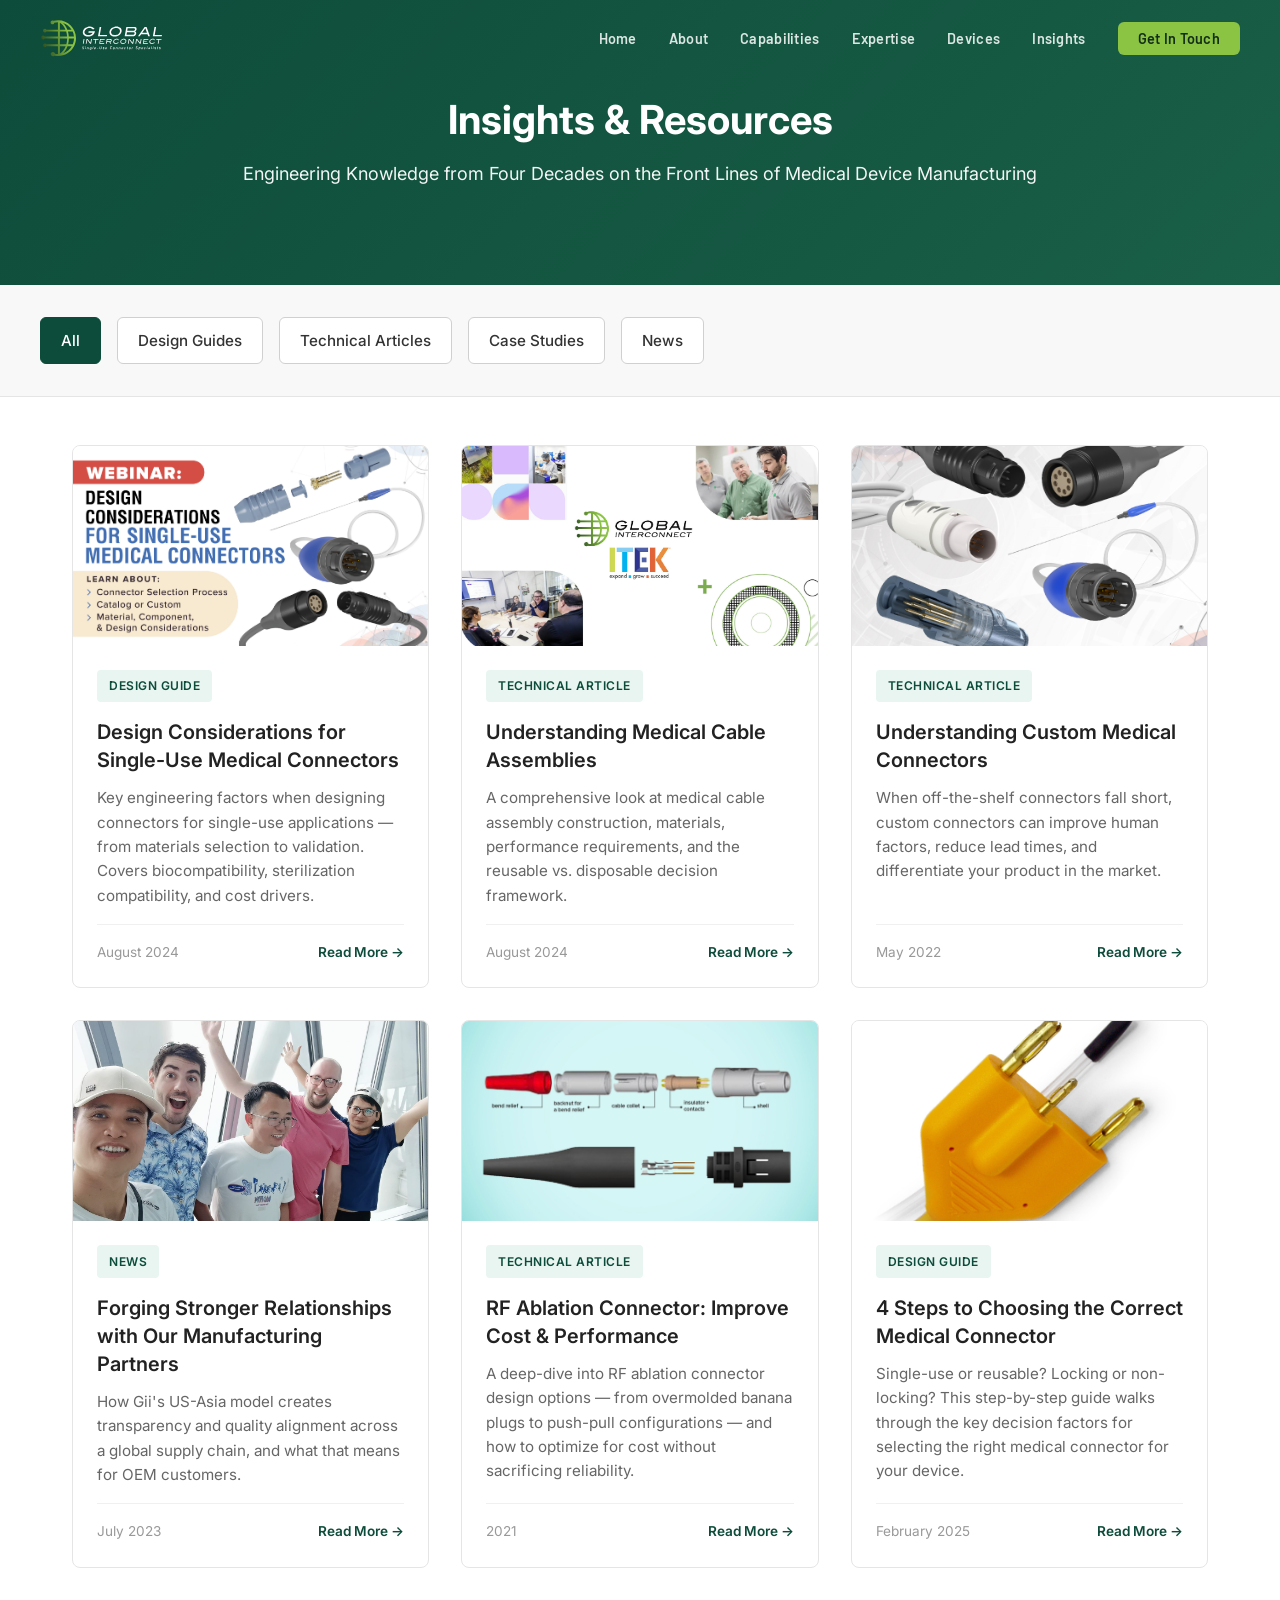
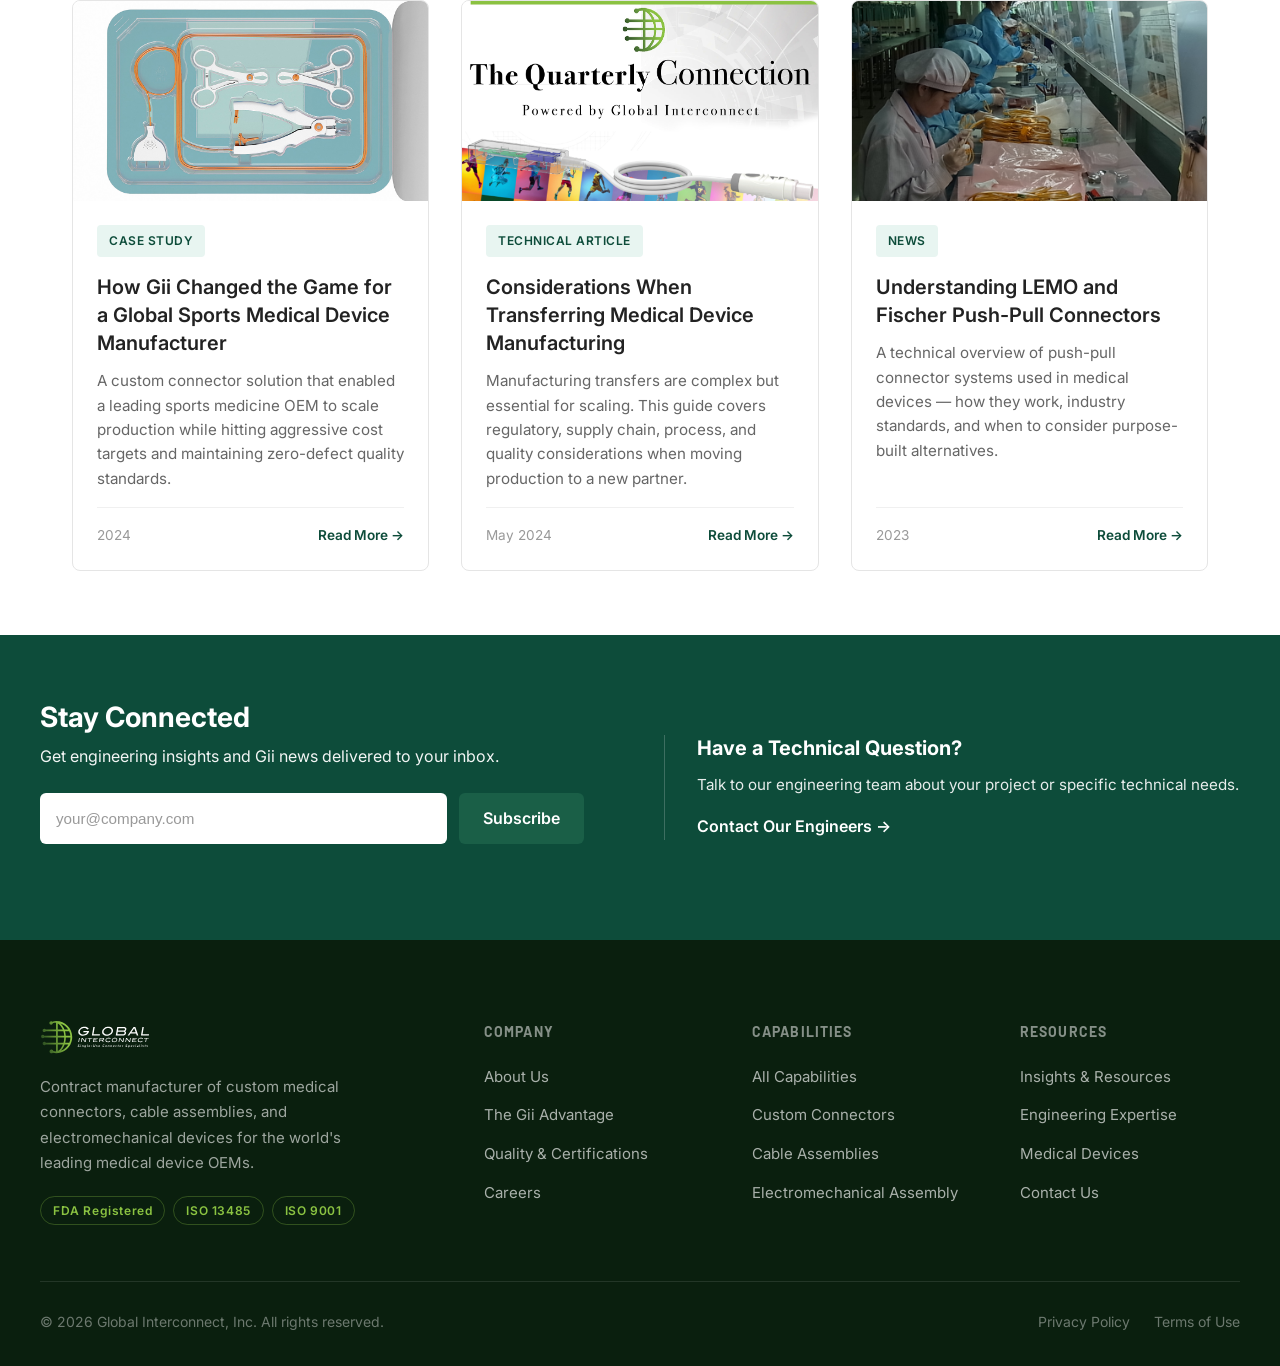
<file: insights.html>
<!DOCTYPE html>
<html lang="en">
<head>
  <meta charset="UTF-8" />
  <meta name="viewport" content="width=device-width, initial-scale=1.0" />
  <meta name="description" content="Gii Insights & Resources — Design guides, technical articles, case studies, and engineering knowledge from four decades of medical device manufacturing expertise." />
  <title>Insights & Resources | Global Interconnect, Inc.</title>
  <link rel="icon" type="image/png" href="assets/images/favicon.png" />
  <link rel="stylesheet" href="assets/css/style.css" />
  <link rel="preconnect" href="https://fonts.googleapis.com" />
  <link rel="preconnect" href="https://fonts.gstatic.com" crossorigin />
  <link href="https://fonts.googleapis.com/css2?family=Inter:wght@300;400;500;600;700;800&family=Barlow:wght@400;500;600;700;800&display=swap" rel="stylesheet" />
  <style>
    /* ===== INSIGHTS PAGE STYLES ===== */

    /* Page banner / hero */
    .insights-banner {
      background: linear-gradient(135deg, #0d4c3a 0%, #1a5f47 100%);
      padding: 6rem 2rem;
      text-align: center;
      color: white;
    }

    .insights-banner-content {
      max-width: 800px;
      margin: 0 auto;
    }

    .insights-banner h1 {
      font-size: 2.5rem;
      font-weight: 700;
      margin-bottom: 1rem;
      line-height: 1.2;
    }

    .insights-banner p {
      font-size: 1.125rem;
      opacity: 0.95;
      font-weight: 400;
      line-height: 1.6;
    }

    /* Filter row */
    .insights-filters {
      background: #f8f8f8;
      padding: 2rem;
      border-bottom: 1px solid #e5e5e5;
      margin-bottom: 3rem;
    }

    .filters-container {
      max-width: 1200px;
      margin: 0 auto;
      display: flex;
      gap: 1rem;
      flex-wrap: wrap;
      align-items: center;
    }

    .filter-btn {
      padding: 0.625rem 1.25rem;
      border: 1px solid #d0d0d0;
      background: white;
      color: #333;
      border-radius: 6px;
      font-weight: 500;
      font-size: 0.95rem;
      cursor: pointer;
      transition: all 0.3s ease;
    }

    .filter-btn:hover {
      border-color: #0d4c3a;
      color: #0d4c3a;
      background: #f0f8f5;
    }

    .filter-btn.active {
      background: #0d4c3a;
      color: white;
      border-color: #0d4c3a;
    }

    /* Articles grid */
    .insights-articles {
      max-width: 1200px;
      margin: 0 auto;
      padding: 0 2rem;
    }

    .articles-grid {
      display: grid;
      grid-template-columns: repeat(auto-fill, minmax(350px, 1fr));
      gap: 2rem;
      margin-bottom: 4rem;
    }

    .article-card {
      background: white;
      border: 1px solid #e5e5e5;
      border-radius: 8px;
      overflow: hidden;
      transition: all 0.3s ease;
      display: flex;
      flex-direction: column;
      height: 100%;
    }

    .article-card:hover {
      border-color: #0d4c3a;
      box-shadow: 0 4px 16px rgba(0, 0, 0, 0.1);
      transform: translateY(-2px);
    }

    .article-image {
      width: 100%;
      height: 200px;
      object-fit: cover;
      display: block;
    }

    .article-body {
      padding: 1.5rem;
      display: flex;
      flex-direction: column;
      flex-grow: 1;
    }

    .article-tag {
      display: inline-block;
      background: #e8f5f1;
      color: #0d4c3a;
      font-size: 0.75rem;
      font-weight: 600;
      padding: 0.4rem 0.75rem;
      border-radius: 4px;
      margin-bottom: 1rem;
      text-transform: uppercase;
      letter-spacing: 0.5px;
      width: fit-content;
    }

    .article-title {
      font-size: 1.25rem;
      font-weight: 600;
      margin-bottom: 0.75rem;
      line-height: 1.4;
      color: #222;
    }

    .article-title a {
      color: #222;
      text-decoration: none;
      transition: color 0.3s ease;
    }

    .article-title a:hover {
      color: #0d4c3a;
    }

    .article-excerpt {
      font-size: 0.95rem;
      color: #666;
      line-height: 1.6;
      margin-bottom: 1rem;
      flex-grow: 1;
    }

    .article-footer {
      display: flex;
      justify-content: space-between;
      align-items: center;
      padding-top: 1rem;
      border-top: 1px solid #f0f0f0;
      font-size: 0.85rem;
      color: #999;
    }

    .article-date {
      font-size: 0.85rem;
      color: #999;
    }

    .article-link {
      color: #0d4c3a;
      text-decoration: none;
      font-weight: 600;
      transition: opacity 0.3s ease;
    }

    .article-link:hover {
      opacity: 0.7;
    }

    /* Newsletter / Contact CTA */
    .insights-cta-section {
      background: #0d4c3a;
      color: white;
      padding: 4rem 2rem;
      margin-top: 4rem;
    }

    .insights-cta-content {
      max-width: 1200px;
      margin: 0 auto;
    }

    .cta-row {
      display: grid;
      grid-template-columns: 1fr 1fr;
      gap: 3rem;
      align-items: center;
    }

    .cta-newsletter {
      padding-right: 2rem;
    }

    .cta-newsletter h2 {
      font-size: 1.75rem;
      font-weight: 700;
      margin-bottom: 0.5rem;
      line-height: 1.3;
    }

    .cta-newsletter p {
      font-size: 1rem;
      opacity: 0.95;
      margin-bottom: 1.5rem;
      line-height: 1.6;
    }

    .newsletter-form {
      display: flex;
      gap: 0.75rem;
      margin-bottom: 2rem;
    }

    .newsletter-form input {
      flex: 1;
      padding: 0.75rem 1rem;
      border: none;
      border-radius: 6px;
      font-size: 0.95rem;
      background: white;
      color: #333;
    }

    .newsletter-form input::placeholder {
      color: #999;
    }

    .newsletter-form button {
      padding: 0.75rem 1.5rem;
      background: #1a5f47;
      color: white;
      border: none;
      border-radius: 6px;
      font-weight: 600;
      cursor: pointer;
      transition: background 0.3s ease;
    }

    .newsletter-form button:hover {
      background: #0d4c3a;
    }

    .cta-engineering {
      padding-left: 2rem;
      border-left: 1px solid rgba(255, 255, 255, 0.2);
    }

    .cta-engineering h3 {
      font-size: 1.25rem;
      font-weight: 700;
      margin-bottom: 0.75rem;
      line-height: 1.3;
    }

    .cta-engineering p {
      font-size: 0.95rem;
      opacity: 0.9;
      margin-bottom: 1rem;
      line-height: 1.6;
    }

    .cta-engineering a {
      color: white;
      text-decoration: none;
      font-weight: 600;
      display: inline-flex;
      align-items: center;
      gap: 0.5rem;
      transition: opacity 0.3s ease;
    }

    .cta-engineering a:hover {
      opacity: 0.8;
    }

    /* Responsive */
    @media (max-width: 768px) {
      .insights-banner h1 {
        font-size: 1.75rem;
      }

      .insights-banner p {
        font-size: 0.95rem;
      }

      .articles-grid {
        grid-template-columns: 1fr;
      }

      .cta-row {
        grid-template-columns: 1fr;
        gap: 2rem;
      }

      .cta-newsletter {
        padding-right: 0;
      }

      .cta-engineering {
        padding-left: 0;
        border-left: none;
        border-top: 1px solid rgba(255, 255, 255, 0.2);
        padding-top: 2rem;
      }

      .filters-container {
        justify-content: center;
      }
    }
  </style>
</head>
<body>

  <!-- ===== NAVIGATION ===== -->
  <header class="site-header" id="site-header">
    <nav class="nav-container">
      <a href="index.html" class="nav-logo">
        <img src="assets/images/logos/logo-white.svg" alt="Global Interconnect, Inc." class="logo-img" />
      </a>

      <button class="nav-toggle" id="nav-toggle" aria-label="Toggle navigation">
        <span></span><span></span><span></span>
      </button>

      <ul class="nav-links" id="nav-links">
        <li><a href="index.html">Home</a></li>
        <li><a href="about.html">About</a></li>
        <li><a href="capabilities.html">Capabilities</a></li>
        <li><a href="expertise.html">Expertise</a></li>
        <li><a href="devices.html">Devices</a></li>
        <li><a href="insights.html" class="active">Insights</a></li>
        <li><a href="index.html#contact" class="nav-cta">Get In Touch</a></li>
      </ul>
    </nav>
  </header>

  <!-- ===== INSIGHTS BANNER ===== -->
  <section class="insights-banner">
    <div class="insights-banner-content">
      <h1>Insights & Resources</h1>
      <p>Engineering Knowledge from Four Decades on the Front Lines of Medical Device Manufacturing</p>
    </div>
  </section>

  <!-- ===== FILTER ROW ===== -->
  <section class="insights-filters">
    <div class="filters-container">
      <button class="filter-btn active" data-filter="all">All</button>
      <button class="filter-btn" data-filter="Design Guide">Design Guides</button>
      <button class="filter-btn" data-filter="Technical Article">Technical Articles</button>
      <button class="filter-btn" data-filter="Case Study">Case Studies</button>
      <button class="filter-btn" data-filter="News">News</button>
    </div>
  </section>

  <!-- ===== ARTICLES GRID ===== -->
  <section class="insights-articles">
    <div class="articles-grid">

      <!-- Article 1 -->
      <article class="article-card" data-category="Design Guide">
        <img src="assets/images/insights/single-use-connector.jpg" alt="Design Considerations for Single-Use Medical Connectors" class="article-image" />
        <div class="article-body">
          <span class="article-tag">Design Guide</span>
          <h2 class="article-title">
            <a href="https://www.globalinterconnect.com/design-considerations-single-use-medical-connectors/" target="_blank" rel="noopener">Design Considerations for Single-Use Medical Connectors</a>
          </h2>
          <p class="article-excerpt">Key engineering factors when designing connectors for single-use applications — from materials selection to validation. Covers biocompatibility, sterilization compatibility, and cost drivers.</p>
          <div class="article-footer">
            <span class="article-date">August 2024</span>
            <a href="https://www.globalinterconnect.com/design-considerations-single-use-medical-connectors/" class="article-link" target="_blank" rel="noopener">Read More →</a>
          </div>
        </div>
      </article>

      <!-- Article 2 -->
      <article class="article-card" data-category="Technical Article">
        <img src="assets/images/insights/blog1.jpg" alt="Understanding Medical Cable Assemblies" class="article-image" />
        <div class="article-body">
          <span class="article-tag">Technical Article</span>
          <h2 class="article-title">
            <a href="https://www.globalinterconnect.com/understanding-medical-cable-assemblies/" target="_blank" rel="noopener">Understanding Medical Cable Assemblies</a>
          </h2>
          <p class="article-excerpt">A comprehensive look at medical cable assembly construction, materials, performance requirements, and the reusable vs. disposable decision framework.</p>
          <div class="article-footer">
            <span class="article-date">August 2024</span>
            <a href="https://www.globalinterconnect.com/understanding-medical-cable-assemblies/" class="article-link" target="_blank" rel="noopener">Read More →</a>
          </div>
        </div>
      </article>

      <!-- Article 3 -->
      <article class="article-card" data-category="Technical Article">
        <img src="assets/images/insights/design-considerations.jpg" alt="Understanding Custom Medical Connectors" class="article-image" />
        <div class="article-body">
          <span class="article-tag">Technical Article</span>
          <h2 class="article-title">
            <a href="https://www.globalinterconnect.com/understanding-custom-medical-connectors/" target="_blank" rel="noopener">Understanding Custom Medical Connectors</a>
          </h2>
          <p class="article-excerpt">When off-the-shelf connectors fall short, custom connectors can improve human factors, reduce lead times, and differentiate your product in the market.</p>
          <div class="article-footer">
            <span class="article-date">May 2022</span>
            <a href="https://www.globalinterconnect.com/understanding-custom-medical-connectors/" class="article-link" target="_blank" rel="noopener">Read More →</a>
          </div>
        </div>
      </article>

      <!-- Article 4 -->
      <article class="article-card" data-category="News">
        <img src="assets/images/insights/forging-relationships.jpg" alt="Forging Stronger Relationships with Our Manufacturing Partners" class="article-image" />
        <div class="article-body">
          <span class="article-tag">News</span>
          <h2 class="article-title">
            <a href="https://www.globalinterconnect.com/" target="_blank" rel="noopener">Forging Stronger Relationships with Our Manufacturing Partners</a>
          </h2>
          <p class="article-excerpt">How Gii's US-Asia model creates transparency and quality alignment across a global supply chain, and what that means for OEM customers.</p>
          <div class="article-footer">
            <span class="article-date">July 2023</span>
            <a href="https://www.globalinterconnect.com/" class="article-link" target="_blank" rel="noopener">Read More →</a>
          </div>
        </div>
      </article>

      <!-- Article 5 -->
      <article class="article-card" data-category="Technical Article">
        <img src="assets/images/devices/rf-ablation.jpg" alt="RF Ablation Connector: Improve Cost & Performance" class="article-image" />
        <div class="article-body">
          <span class="article-tag">Technical Article</span>
          <h2 class="article-title">
            <a href="https://www.globalinterconnect.com/radio-frequency-rf-ablation-connector-improve-cost-performance/" target="_blank" rel="noopener">RF Ablation Connector: Improve Cost & Performance</a>
          </h2>
          <p class="article-excerpt">A deep-dive into RF ablation connector design options — from overmolded banana plugs to push-pull configurations — and how to optimize for cost without sacrificing reliability.</p>
          <div class="article-footer">
            <span class="article-date">2021</span>
            <a href="https://www.globalinterconnect.com/radio-frequency-rf-ablation-connector-improve-cost-performance/" class="article-link" target="_blank" rel="noopener">Read More →</a>
          </div>
        </div>
      </article>

      <!-- Article 6 -->
      <article class="article-card" data-category="Design Guide">
        <img src="assets/images/insights/stamping.jpg" alt="4 Steps to Choosing the Correct Medical Connector" class="article-image" />
        <div class="article-body">
          <span class="article-tag">Design Guide</span>
          <h2 class="article-title">
            <a href="https://www.globalinterconnect.com/4-steps-to-choosing-the-correct-medical-connector/" target="_blank" rel="noopener">4 Steps to Choosing the Correct Medical Connector</a>
          </h2>
          <p class="article-excerpt">Single-use or reusable? Locking or non-locking? This step-by-step guide walks through the key decision factors for selecting the right medical connector for your device.</p>
          <div class="article-footer">
            <span class="article-date">February 2025</span>
            <a href="https://www.globalinterconnect.com/4-steps-to-choosing-the-correct-medical-connector/" class="article-link" target="_blank" rel="noopener">Read More →</a>
          </div>
        </div>
      </article>

      <!-- Article 7 -->
      <article class="article-card" data-category="Case Study">
        <img src="assets/images/insights/signati.jpg" alt="How Gii Changed the Game for a Global Sports Medical Device Manufacturer" class="article-image" />
        <div class="article-body">
          <span class="article-tag">Case Study</span>
          <h2 class="article-title">
            <a href="https://www.globalinterconnect.com/" target="_blank" rel="noopener">How Gii Changed the Game for a Global Sports Medical Device Manufacturer</a>
          </h2>
          <p class="article-excerpt">A custom connector solution that enabled a leading sports medicine OEM to scale production while hitting aggressive cost targets and maintaining zero-defect quality standards.</p>
          <div class="article-footer">
            <span class="article-date">2024</span>
            <a href="https://www.globalinterconnect.com/" class="article-link" target="_blank" rel="noopener">Read More →</a>
          </div>
        </div>
      </article>

      <!-- Article 8 -->
      <article class="article-card" data-category="Technical Article">
        <img src="assets/images/insights/blog-post-2.jpg" alt="Considerations When Transferring Medical Device Manufacturing" class="article-image" />
        <div class="article-body">
          <span class="article-tag">Technical Article</span>
          <h2 class="article-title">
            <a href="https://www.globalinterconnect.com/considerations-when-transferring-medical-device-manufacturing/" target="_blank" rel="noopener">Considerations When Transferring Medical Device Manufacturing</a>
          </h2>
          <p class="article-excerpt">Manufacturing transfers are complex but essential for scaling. This guide covers regulatory, supply chain, process, and quality considerations when moving production to a new partner.</p>
          <div class="article-footer">
            <span class="article-date">May 2024</span>
            <a href="https://www.globalinterconnect.com/considerations-when-transferring-medical-device-manufacturing/" class="article-link" target="_blank" rel="noopener">Read More →</a>
          </div>
        </div>
      </article>

      <!-- Article 9 -->
      <article class="article-card" data-category="News">
        <img src="assets/images/insights/china-mfg.png" alt="Understanding LEMO and Fischer Push-Pull Connectors" class="article-image" />
        <div class="article-body">
          <span class="article-tag">News</span>
          <h2 class="article-title">
            <a href="https://www.globalinterconnect.com/understanding-lemo-and-fischer-push-pull-connectors/" target="_blank" rel="noopener">Understanding LEMO and Fischer Push-Pull Connectors</a>
          </h2>
          <p class="article-excerpt">A technical overview of push-pull connector systems used in medical devices — how they work, industry standards, and when to consider purpose-built alternatives.</p>
          <div class="article-footer">
            <span class="article-date">2023</span>
            <a href="https://www.globalinterconnect.com/understanding-lemo-and-fischer-push-pull-connectors/" class="article-link" target="_blank" rel="noopener">Read More →</a>
          </div>
        </div>
      </article>

    </div>
  </section>

  <!-- ===== CONTACT / NEWSLETTER CTA ===== -->
  <section class="insights-cta-section">
    <div class="insights-cta-content">
      <div class="cta-row">
        <div class="cta-newsletter">
          <h2>Stay Connected</h2>
          <p>Get engineering insights and Gii news delivered to your inbox.</p>
          <form class="newsletter-form" id="newsletter-form" novalidate>
            <input type="email" placeholder="your@company.com" required />
            <button type="submit">Subscribe</button>
          </form>
        </div>

        <div class="cta-engineering">
          <h3>Have a Technical Question?</h3>
          <p>Talk to our engineering team about your project or specific technical needs.</p>
          <a href="index.html#contact">Contact Our Engineers →</a>
        </div>
      </div>
    </div>
  </section>

  <!-- ===== FOOTER ===== -->
  <footer class="site-footer">
    <div class="container">
      <div class="footer-grid">
        <div class="footer-brand">
          <img src="assets/images/logos/logo-white.svg" alt="Global Interconnect, Inc." class="footer-logo" />
          <p>Contract manufacturer of custom medical connectors, cable assemblies, and electromechanical devices for the world's leading medical device OEMs.</p>
          <div class="footer-certs">
            <span>FDA Registered</span>
            <span>ISO 13485</span>
            <span>ISO 9001</span>
          </div>
        </div>

        <div class="footer-nav-col">
          <h4>Company</h4>
          <ul>
            <li><a href="about.html">About Us</a></li>
            <li><a href="index.html#advantage">The Gii Advantage</a></li>
            <li><a href="index.html#quality">Quality & Certifications</a></li>
            <li><a href="https://www.globalinterconnect.com/careers/" target="_blank" rel="noopener">Careers</a></li>
          </ul>
        </div>

        <div class="footer-nav-col">
          <h4>Capabilities</h4>
          <ul>
            <li><a href="capabilities.html">All Capabilities</a></li>
            <li><a href="capabilities.html">Custom Connectors</a></li>
            <li><a href="capabilities.html">Cable Assemblies</a></li>
            <li><a href="capabilities.html">Electromechanical Assembly</a></li>
          </ul>
        </div>

        <div class="footer-nav-col">
          <h4>Resources</h4>
          <ul>
            <li><a href="insights.html">Insights & Resources</a></li>
            <li><a href="expertise.html">Engineering Expertise</a></li>
            <li><a href="devices.html">Medical Devices</a></li>
            <li><a href="index.html#contact">Contact Us</a></li>
          </ul>
        </div>
      </div>

      <div class="footer-bottom">
        <p>&copy; <span id="year"></span> Global Interconnect, Inc. All rights reserved.</p>
        <div class="footer-bottom-links">
          <a href="#">Privacy Policy</a>
          <a href="#">Terms of Use</a>
        </div>
      </div>
    </div>
  </footer>

  <script src="assets/js/main.js"></script>
  <script>
    // Simple filter functionality
    document.querySelectorAll('.filter-btn').forEach(btn => {
      btn.addEventListener('click', () => {
        // Update active button
        document.querySelectorAll('.filter-btn').forEach(b => b.classList.remove('active'));
        btn.classList.add('active');

        // Filter articles
        const filter = btn.dataset.filter;
        document.querySelectorAll('.article-card').forEach(card => {
          const category = card.dataset.category;
          if (filter === 'all' || category === filter) {
            card.style.display = '';
          } else {
            card.style.display = 'none';
          }
        });
      });
    });

    // Simple newsletter form handling
    document.getElementById('newsletter-form').addEventListener('submit', (e) => {
      e.preventDefault();
      const email = e.target.querySelector('input[type="email"]').value;
      if (email) {
        alert('Thank you for subscribing! Check your email for confirmation.');
        e.target.reset();
      }
    });
  </script>
</body>
</html>
</file>
<file: assets/css/style.css>
/* =========================================
   GLOBAL INTERCONNECT, INC. — SITE STYLES
   Brand: #122E18 (dark green) | #8BC342 (accent)
   ========================================= */

/* --- Variables --- */
:root {
  --green-dark:    #122E18;
  --green-accent:  #8BC342;
  --green-mid:     #1e4a28;
  --green-light:   #d4edba;
  --black:         #0C0D0D;
  --white:         #FFFFFF;
  --gray-50:       #F8F9FA;
  --gray-100:      #F2F3F1;
  --gray-200:      #E4E6E1;
  --gray-400:      #9DA49A;
  --gray-600:      #5C6359;
  --gray-800:      #2D3129;
  --text:          #1a1d18;
  --text-muted:    #5C6359;

  --font-body:     'Inter', system-ui, sans-serif;
  --font-display:  'Barlow', 'Inter', system-ui, sans-serif;

  --radius:        6px;
  --radius-lg:     12px;
  --radius-xl:     20px;
  --shadow-sm:     0 1px 3px rgba(0,0,0,.08), 0 1px 2px rgba(0,0,0,.05);
  --shadow-md:     0 4px 16px rgba(0,0,0,.10), 0 2px 4px rgba(0,0,0,.06);
  --shadow-lg:     0 12px 40px rgba(0,0,0,.14), 0 4px 12px rgba(0,0,0,.08);

  --max-w:         1200px;
  --section-pad:   96px;
  --nav-h:         76px;
  --transition:    0.25s ease;
}

/* --- Reset & Base --- */
*, *::before, *::after { box-sizing: border-box; margin: 0; padding: 0; }

html {
  font-size: 16px;
  scroll-behavior: smooth;
  -webkit-font-smoothing: antialiased;
}

body {
  font-family: var(--font-body);
  color: var(--text);
  background: var(--white);
  line-height: 1.65;
  overflow-x: hidden;
}

img { display: block; max-width: 100%; height: auto; }
a { color: inherit; text-decoration: none; }
ul { list-style: none; }
button { cursor: pointer; border: none; background: none; font: inherit; }

/* --- Utility --- */
.container {
  width: min(var(--max-w), 100% - 2 * clamp(1rem, 4vw, 2.5rem));
  margin-inline: auto;
}

.section-pad { padding-block: var(--section-pad); }

.bg-light   { background: var(--gray-100); }
.bg-dark    { background: var(--green-dark); }

.section-eyebrow {
  display: inline-block;
  font-family: var(--font-display);
  font-size: .75rem;
  font-weight: 700;
  letter-spacing: .12em;
  text-transform: uppercase;
  color: var(--green-accent);
  margin-bottom: .75rem;
}
.section-eyebrow.light { color: var(--green-accent); }

.section-title {
  font-family: var(--font-display);
  font-size: clamp(1.75rem, 3.5vw, 2.5rem);
  font-weight: 800;
  line-height: 1.2;
  color: var(--text);
  margin-bottom: 1rem;
}
.section-title.light { color: var(--white); }

.section-desc {
  font-size: 1.0625rem;
  color: var(--text-muted);
  max-width: 60ch;
  margin-inline: auto;
}

.section-header {
  text-align: center;
  margin-bottom: 3.5rem;
}
.section-header .section-title { margin-bottom: .75rem; }

.light-text { color: rgba(255,255,255,.75); }

.accent { color: var(--green-accent); }

/* --- Buttons --- */
.btn {
  display: inline-flex;
  align-items: center;
  gap: .5rem;
  padding: .8125rem 1.75rem;
  border-radius: var(--radius);
  font-family: var(--font-display);
  font-weight: 700;
  font-size: .9375rem;
  letter-spacing: .02em;
  transition: all var(--transition);
  white-space: nowrap;
}

.btn-primary {
  background: var(--green-accent);
  color: var(--green-dark);
}
.btn-primary:hover {
  background: #9bd452;
  transform: translateY(-1px);
  box-shadow: var(--shadow-md);
}

.btn-outline {
  border: 2px solid rgba(255,255,255,.5);
  color: var(--white);
}
.btn-outline:hover {
  border-color: var(--white);
  background: rgba(255,255,255,.1);
}

.btn-secondary {
  border: 2px solid var(--green-dark);
  color: var(--green-dark);
}
.btn-secondary:hover {
  background: var(--green-dark);
  color: var(--white);
}

.btn-full { width: 100%; justify-content: center; }

/* =========================================
   NAVIGATION
   ========================================= */

.site-header {
  position: fixed;
  top: 0;
  left: 0;
  right: 0;
  z-index: 1000;
  transition: background var(--transition), box-shadow var(--transition);
  background: transparent;
}

.site-header.scrolled {
  background: var(--green-dark);
  box-shadow: 0 2px 20px rgba(0,0,0,.25);
}

.nav-container {
  display: flex;
  align-items: center;
  justify-content: space-between;
  height: var(--nav-h);
  width: min(var(--max-w), 100% - 2 * clamp(1rem, 4vw, 2.5rem));
  margin-inline: auto;
}

.nav-logo { display: flex; align-items: center; flex-shrink: 0; }
.logo-img { height: 38px; width: auto; }

.nav-links {
  display: flex;
  align-items: center;
  gap: 2rem;
}

.nav-links a {
  font-family: var(--font-display);
  font-weight: 600;
  font-size: .9rem;
  color: rgba(255,255,255,.85);
  letter-spacing: .02em;
  transition: color var(--transition);
  position: relative;
}
.nav-links a:hover { color: var(--white); }

.nav-links a::after {
  content: '';
  position: absolute;
  bottom: -4px;
  left: 0;
  width: 0;
  height: 2px;
  background: var(--green-accent);
  transition: width var(--transition);
}
.nav-links a:hover::after { width: 100%; }

.nav-cta {
  padding: .5rem 1.25rem !important;
  background: var(--green-accent) !important;
  color: var(--green-dark) !important;
  border-radius: var(--radius) !important;
}
.nav-cta:hover { background: #9bd452 !important; }
.nav-cta::after { display: none !important; }

.nav-toggle {
  display: none;
  flex-direction: column;
  gap: 5px;
  padding: 4px;
}
.nav-toggle span {
  display: block;
  width: 24px;
  height: 2px;
  background: var(--white);
  border-radius: 2px;
  transition: all var(--transition);
}

/* =========================================
   HERO
   ========================================= */

.hero {
  position: relative;
  min-height: 100vh;
  display: flex;
  align-items: center;
  overflow: hidden;
}

.hero-bg {
  position: absolute;
  inset: 0;
}
.hero-bg-video {
  width: 100%;
  height: 100%;
  object-fit: cover;
  object-position: center;
}
.hero-overlay {
  position: absolute;
  inset: 0;
  background: linear-gradient(
    135deg,
    rgba(12, 30, 18, .92) 0%,
    rgba(18, 46, 24, .80) 60%,
    rgba(12, 30, 18, .65) 100%
  );
}

.hero-content {
  position: relative;
  z-index: 2;
  width: min(var(--max-w), 100% - 2 * clamp(1rem, 4vw, 2.5rem));
  margin-inline: auto;
  padding-block: calc(var(--nav-h) + 2rem) 6rem;
  max-width: 760px;
}

.hero-badge {
  display: inline-block;
  padding: .375rem 1rem;
  background: rgba(139,195,66,.15);
  border: 1px solid rgba(139,195,66,.4);
  border-radius: 100px;
  color: var(--green-accent);
  font-family: var(--font-display);
  font-size: .8125rem;
  font-weight: 700;
  letter-spacing: .08em;
  text-transform: uppercase;
  margin-bottom: 1.5rem;
}

.hero-headline {
  font-family: var(--font-display);
  font-size: clamp(2.5rem, 6vw, 4.5rem);
  font-weight: 800;
  line-height: 1.05;
  color: var(--white);
  margin-bottom: 1.5rem;
}

.hero-sub {
  font-size: clamp(1rem, 2vw, 1.1875rem);
  color: rgba(255,255,255,.75);
  max-width: 52ch;
  margin-bottom: 2.5rem;
  line-height: 1.7;
}

.hero-actions {
  display: flex;
  gap: 1rem;
  flex-wrap: wrap;
}

.hero-scroll-indicator {
  position: absolute;
  bottom: 2.5rem;
  left: 50%;
  transform: translateX(-50%);
  display: flex;
  flex-direction: column;
  align-items: center;
  gap: .5rem;
  color: rgba(255,255,255,.5);
  font-size: .75rem;
  font-family: var(--font-display);
  letter-spacing: .1em;
  text-transform: uppercase;
  z-index: 2;
}
.scroll-line {
  width: 1px;
  height: 40px;
  background: linear-gradient(to bottom, rgba(255,255,255,.4), transparent);
  animation: scrollPulse 2s ease-in-out infinite;
}
@keyframes scrollPulse {
  0%, 100% { opacity: .4; }
  50% { opacity: 1; }
}

/* =========================================
   STATS BAR
   ========================================= */

.stats-bar {
  background: var(--green-dark);
  padding-block: 2.5rem;
  border-top: 3px solid var(--green-accent);
}

.stats-container {
  width: min(var(--max-w), 100% - 2 * clamp(1rem, 4vw, 2.5rem));
  margin-inline: auto;
  display: flex;
  align-items: center;
  justify-content: space-around;
  gap: 1.5rem;
  flex-wrap: wrap;
}

.stat-item {
  display: flex;
  flex-direction: column;
  align-items: center;
  gap: .25rem;
  text-align: center;
}

.stat-number {
  font-family: var(--font-display);
  font-size: clamp(1.75rem, 3vw, 2.5rem);
  font-weight: 800;
  color: var(--white);
  line-height: 1;
}
.stat-plus, .stat-unit {
  font-size: .65em;
  color: var(--green-accent);
}

.stat-label {
  font-size: .8125rem;
  color: rgba(255,255,255,.6);
  font-weight: 500;
  letter-spacing: .04em;
  text-transform: uppercase;
}

.stat-divider {
  width: 1px;
  height: 40px;
  background: rgba(255,255,255,.15);
  flex-shrink: 0;
}

/* =========================================
   INTRO
   ========================================= */

.intro-grid {
  display: grid;
  grid-template-columns: 1fr 1fr;
  gap: 5rem;
  align-items: center;
}

.intro-text p {
  color: var(--text-muted);
  margin-bottom: 1.25rem;
  font-size: 1.0625rem;
}

.intro-text .btn { margin-top: 1rem; }

.intro-image {
  position: relative;
  border-radius: var(--radius-xl);
  overflow: hidden;
  box-shadow: var(--shadow-lg);
}
.intro-image img {
  width: 100%;
  height: 480px;
  object-fit: cover;
}

.intro-cert-badge {
  position: absolute;
  bottom: 1.5rem;
  left: 1.5rem;
  right: 1.5rem;
  display: flex;
  gap: .75rem;
}

.cert-item {
  flex: 1;
  display: flex;
  align-items: center;
  gap: .5rem;
  padding: .75rem 1rem;
  background: rgba(12,46,24,.92);
  backdrop-filter: blur(8px);
  border: 1px solid rgba(139,195,66,.25);
  border-radius: var(--radius);
  color: var(--white);
  font-size: .8125rem;
  font-weight: 600;
  line-height: 1.3;
}
.cert-item svg {
  width: 20px;
  height: 20px;
  flex-shrink: 0;
  color: var(--green-accent);
}

/* =========================================
   CAPABILITIES
   ========================================= */

.capabilities-grid {
  display: grid;
  grid-template-columns: repeat(3, 1fr);
  gap: 1.5rem;
}

.cap-card {
  background: var(--white);
  border-radius: var(--radius-lg);
  overflow: hidden;
  box-shadow: var(--shadow-sm);
  border: 1px solid var(--gray-200);
  transition: transform var(--transition), box-shadow var(--transition);
}
.cap-card:hover {
  transform: translateY(-4px);
  box-shadow: var(--shadow-lg);
}

.cap-card-img {
  height: 200px;
  overflow: hidden;
}
.cap-card-img img {
  width: 100%;
  height: 100%;
  object-fit: cover;
  transition: transform .5s ease;
}
.cap-card:hover .cap-card-img img { transform: scale(1.05); }

.cap-card-body {
  padding: 1.5rem;
}
.cap-card-body h3 {
  font-family: var(--font-display);
  font-size: 1.125rem;
  font-weight: 700;
  color: var(--green-dark);
  margin-bottom: .625rem;
}
.cap-card-body p {
  font-size: .9375rem;
  color: var(--text-muted);
  line-height: 1.6;
}

.cap-card-cta {
  background: var(--green-dark);
  border-color: var(--green-dark);
  display: flex;
  align-items: center;
  justify-content: center;
}
.cap-cta-content {
  padding: 2rem;
  text-align: center;
}
.cap-cta-content h3 {
  font-family: var(--font-display);
  font-size: 1.25rem;
  font-weight: 700;
  color: var(--white);
  margin-bottom: .75rem;
}
.cap-cta-content p {
  color: rgba(255,255,255,.7);
  font-size: .9375rem;
  margin-bottom: 1.5rem;
  line-height: 1.6;
}

/* =========================================
   ADVANTAGE
   ========================================= */

.advantage-grid {
  display: grid;
  grid-template-columns: 1fr 1fr;
  gap: 5rem;
  align-items: center;
}

.advantage-list {
  display: flex;
  flex-direction: column;
  gap: 1.75rem;
  margin-top: 2rem;
}

.advantage-item {
  display: flex;
  gap: 1rem;
  align-items: flex-start;
}

.advantage-icon {
  flex-shrink: 0;
  width: 42px;
  height: 42px;
  background: rgba(139,195,66,.12);
  border-radius: var(--radius);
  display: flex;
  align-items: center;
  justify-content: center;
  margin-top: .125rem;
}
.advantage-icon svg {
  width: 20px;
  height: 20px;
  color: var(--green-accent);
}

.advantage-item h4 {
  font-family: var(--font-display);
  font-size: 1rem;
  font-weight: 700;
  color: var(--white);
  margin-bottom: .375rem;
}
.advantage-item p {
  font-size: .9375rem;
  color: rgba(255,255,255,.65);
  line-height: 1.65;
}

.advantage-visual {
  position: relative;
  border-radius: var(--radius-xl);
  overflow: hidden;
}
.advantage-visual img {
  width: 100%;
  height: 520px;
  object-fit: cover;
}

.advantage-overlay-card {
  position: absolute;
  bottom: 1.5rem;
  right: 1.5rem;
  background: var(--green-accent);
  border-radius: var(--radius-lg);
  padding: 1.25rem 1.75rem;
  text-align: center;
}
.overlay-num {
  display: block;
  font-family: var(--font-display);
  font-size: 2rem;
  font-weight: 800;
  color: var(--green-dark);
  line-height: 1;
}
.overlay-label {
  display: block;
  font-size: .8125rem;
  font-weight: 600;
  color: var(--green-dark);
  margin-top: .25rem;
}

/* =========================================
   GLOBAL REACH / LOCATIONS
   ========================================= */

.locations-section {
  position: relative;
  background: #0b2e1a;
  overflow: hidden;
  padding: 80px 0 60px;
}

/* Full-bleed map behind everything */
.map-bg-wrap {
  position: absolute;
  inset: 0;
  display: flex;
  align-items: center;
  justify-content: center;
}
.map-bg-img {
  width: 100%;
  height: 100%;
  object-fit: cover;
  object-position: center;
  opacity: 0.18;
  /* Tint land masses to match brand palette */
  filter: invert(1) sepia(1) saturate(2) hue-rotate(70deg);
}

/* Content layer sits above the map */
.locations-overlay {
  position: relative;
  z-index: 1;
}

.locations-header {
  text-align: center;
  margin-bottom: 48px;
}
.locations-header .section-eyebrow {
  color: var(--green-accent);
}
.locations-header .section-title {
  color: #ffffff;
}

/* 4-column card row */
.locations-cards {
  display: grid;
  grid-template-columns: repeat(4, 1fr);
  gap: 24px;
}

.loc-card {
  background: rgba(255, 255, 255, 0.06);
  border: 1px solid rgba(139, 195, 66, 0.25);
  border-radius: var(--radius-lg);
  padding: 28px 24px;
  backdrop-filter: blur(4px);
}
.loc-card-label {
  font-size: 0.7rem;
  font-weight: 700;
  letter-spacing: 0.12em;
  text-transform: uppercase;
  color: var(--green-accent);
  margin-bottom: 8px;
}
.loc-card h3 {
  font-size: 1.05rem;
  font-weight: 700;
  color: #ffffff;
  margin-bottom: 10px;
}
.loc-card p {
  font-size: 0.875rem;
  color: rgba(255,255,255,0.65);
  line-height: 1.6;
  margin: 0;
}

@media (max-width: 900px) {
  .locations-cards {
    grid-template-columns: repeat(2, 1fr);
  }
}
@media (max-width: 480px) {
  .locations-cards {
    grid-template-columns: 1fr;
  }
}

/* =========================================
   QUALITY
   ========================================= */

.quality-grid {
  display: grid;
  grid-template-columns: 1fr 1fr;
  gap: 5rem;
  align-items: start;
}

.quality-text p {
  color: var(--text-muted);
  margin-bottom: 1.25rem;
  font-size: 1.0625rem;
}
.quality-text .btn { margin-top: .5rem; }

.quality-certs {
  display: grid;
  grid-template-columns: 1fr 1fr;
  gap: 1.25rem;
}

.cert-card {
  background: var(--white);
  border: 1px solid var(--gray-200);
  border-radius: var(--radius-lg);
  padding: 1.5rem;
  transition: box-shadow var(--transition), transform var(--transition);
}
.cert-card:hover {
  box-shadow: var(--shadow-md);
  transform: translateY(-2px);
}

.cert-icon {
  width: 44px;
  height: 44px;
  background: var(--green-light);
  border-radius: var(--radius);
  display: flex;
  align-items: center;
  justify-content: center;
  margin-bottom: 1rem;
}
.cert-icon svg {
  width: 22px;
  height: 22px;
  color: var(--green-dark);
}

.cert-card h3 {
  font-family: var(--font-display);
  font-size: 1rem;
  font-weight: 700;
  color: var(--green-dark);
  margin-bottom: .5rem;
}
.cert-card p {
  font-size: .875rem;
  color: var(--text-muted);
  line-height: 1.6;
}

/* =========================================
   RESOURCES
   ========================================= */

.resources-grid {
  display: grid;
  grid-template-columns: repeat(3, 1fr);
  gap: 1.5rem;
}

.resource-card {
  background: var(--white);
  border: 1px solid var(--gray-200);
  border-radius: var(--radius-lg);
  padding: 1.75rem;
  display: flex;
  flex-direction: column;
  gap: .75rem;
  transition: box-shadow var(--transition), transform var(--transition);
}
.resource-card:hover {
  box-shadow: var(--shadow-md);
  transform: translateY(-3px);
}

.resource-tag {
  display: inline-block;
  padding: .25rem .75rem;
  background: var(--green-light);
  color: var(--green-dark);
  border-radius: 100px;
  font-size: .75rem;
  font-weight: 700;
  letter-spacing: .05em;
  text-transform: uppercase;
  width: fit-content;
}

.resource-card h3 {
  font-family: var(--font-display);
  font-size: 1rem;
  font-weight: 700;
  color: var(--text);
  line-height: 1.4;
}
.resource-card h3 a:hover { color: var(--green-dark); }

.resource-card p {
  font-size: .9375rem;
  color: var(--text-muted);
  line-height: 1.6;
  flex: 1;
}

.resource-link {
  font-family: var(--font-display);
  font-size: .875rem;
  font-weight: 700;
  color: var(--green-accent);
  display: inline-flex;
  align-items: center;
  gap: .25rem;
  transition: gap var(--transition);
}
.resource-link:hover { gap: .5rem; color: #6fa832; }

/* =========================================
   CONTACT
   ========================================= */

.contact-grid {
  display: grid;
  grid-template-columns: 1fr 1.1fr;
  gap: 5rem;
  align-items: start;
}

.contact-info-list {
  display: flex;
  flex-direction: column;
  gap: 1.25rem;
  margin-top: 2rem;
}

.contact-info-item {
  display: flex;
  gap: 1rem;
  align-items: flex-start;
}
.contact-info-item svg {
  width: 20px;
  height: 20px;
  color: var(--green-accent);
  flex-shrink: 0;
  margin-top: .2rem;
}
.contact-info-item strong {
  display: block;
  font-family: var(--font-display);
  font-weight: 700;
  color: var(--white);
  font-size: .875rem;
  margin-bottom: .125rem;
}
.contact-info-item span,
.contact-info-item a {
  color: rgba(255,255,255,.65);
  font-size: .9375rem;
}
.contact-info-item a:hover { color: var(--green-accent); }

/* Contact Form */
.contact-form-wrap {
  background: var(--white);
  border-radius: var(--radius-xl);
  padding: 2.5rem;
  box-shadow: var(--shadow-lg);
}

.contact-form {
  display: flex;
  flex-direction: column;
  gap: 1.25rem;
}

.form-row {
  display: grid;
  grid-template-columns: 1fr 1fr;
  gap: 1rem;
}

.form-group {
  display: flex;
  flex-direction: column;
  gap: .375rem;
}

.form-group label {
  font-family: var(--font-display);
  font-size: .875rem;
  font-weight: 600;
  color: var(--gray-800);
}

.required { color: var(--green-accent); }

.form-group input,
.form-group select,
.form-group textarea {
  padding: .75rem 1rem;
  border: 1.5px solid var(--gray-200);
  border-radius: var(--radius);
  font-family: var(--font-body);
  font-size: .9375rem;
  color: var(--text);
  background: var(--white);
  transition: border-color var(--transition), box-shadow var(--transition);
  outline: none;
  width: 100%;
}
.form-group input:focus,
.form-group select:focus,
.form-group textarea:focus {
  border-color: var(--green-accent);
  box-shadow: 0 0 0 3px rgba(139,195,66,.15);
}
.form-group input::placeholder,
.form-group textarea::placeholder {
  color: var(--gray-400);
}
.form-group select {
  appearance: none;
  background-image: url("data:image/svg+xml,%3Csvg xmlns='http://www.w3.org/2000/svg' viewBox='0 0 24 24' fill='none' stroke='%235C6359' stroke-width='2'%3E%3Cpolyline points='6 9 12 15 18 9'/%3E%3C/svg%3E");
  background-repeat: no-repeat;
  background-position: right 1rem center;
  background-size: 16px;
  padding-right: 2.5rem;
}
.form-group textarea { resize: vertical; min-height: 120px; }

.form-note {
  font-size: .8125rem;
  color: var(--text-muted);
  text-align: center;
  margin-top: .25rem;
}

.form-success {
  display: flex;
  align-items: center;
  gap: .75rem;
  padding: 1rem 1.25rem;
  background: #e8f5da;
  border: 1px solid rgba(139,195,66,.4);
  border-radius: var(--radius);
  color: var(--green-dark);
  font-weight: 600;
}
.form-success svg {
  width: 20px;
  height: 20px;
  flex-shrink: 0;
  color: var(--green-accent);
}

/* =========================================
   FOOTER
   ========================================= */

.site-footer {
  background: #0a1f0e;
  color: var(--white);
  padding-top: 5rem;
  padding-bottom: 2rem;
}

.footer-grid {
  display: grid;
  grid-template-columns: 1.8fr 1fr 1fr 1fr;
  gap: 3rem;
  margin-bottom: 3.5rem;
}

.footer-logo {
  height: 34px;
  width: auto;
  margin-bottom: 1.25rem;
}

.footer-brand p {
  font-size: .9375rem;
  color: rgba(255,255,255,.6);
  line-height: 1.7;
  max-width: 36ch;
  margin-bottom: 1.25rem;
}

.footer-certs {
  display: flex;
  gap: .5rem;
  flex-wrap: wrap;
}
.footer-certs span {
  padding: .25rem .75rem;
  border: 1px solid rgba(139,195,66,.3);
  border-radius: 100px;
  font-size: .75rem;
  font-weight: 600;
  color: var(--green-accent);
  letter-spacing: .05em;
}

.footer-nav-col h4 {
  font-family: var(--font-display);
  font-size: .875rem;
  font-weight: 700;
  letter-spacing: .08em;
  text-transform: uppercase;
  color: rgba(255,255,255,.5);
  margin-bottom: 1.25rem;
}

.footer-nav-col ul {
  display: flex;
  flex-direction: column;
  gap: .75rem;
}
.footer-nav-col a {
  font-size: .9375rem;
  color: rgba(255,255,255,.65);
  transition: color var(--transition);
}
.footer-nav-col a:hover { color: var(--green-accent); }

.footer-bottom {
  border-top: 1px solid rgba(255,255,255,.1);
  padding-top: 1.75rem;
  display: flex;
  align-items: center;
  justify-content: space-between;
  gap: 1rem;
  flex-wrap: wrap;
}
.footer-bottom p {
  font-size: .875rem;
  color: rgba(255,255,255,.4);
}
.footer-bottom-links {
  display: flex;
  gap: 1.5rem;
}
.footer-bottom-links a {
  font-size: .875rem;
  color: rgba(255,255,255,.4);
  transition: color var(--transition);
}
.footer-bottom-links a:hover { color: rgba(255,255,255,.7); }

/* =========================================
   RESPONSIVE
   ========================================= */

@media (max-width: 1024px) {
  :root { --section-pad: 72px; }

  .intro-grid,
  .advantage-grid,
  .quality-grid,
  .contact-grid {
    grid-template-columns: 1fr;
    gap: 3rem;
  }

  .capabilities-grid { grid-template-columns: repeat(2, 1fr); }
  .footer-grid { grid-template-columns: 1fr 1fr; }

  .intro-image img { height: 380px; }
  .advantage-visual img { height: 400px; }
  .advantage-visual { order: -1; }
}

@media (max-width: 768px) {
  :root { --section-pad: 56px; --nav-h: 64px; }

  .nav-links {
    display: none;
    position: fixed;
    inset: var(--nav-h) 0 0 0;
    background: var(--green-dark);
    flex-direction: column;
    align-items: flex-start;
    padding: 2rem;
    gap: 1.5rem;
    z-index: 999;
    overflow-y: auto;
  }
  .nav-links.open { display: flex; }
  .nav-links a { font-size: 1.125rem; color: var(--white); }

  .nav-toggle { display: flex; }

  .stats-container { justify-content: center; }
  .stat-divider { display: none; }

  .capabilities-grid { grid-template-columns: 1fr; }
  .resources-grid { grid-template-columns: 1fr; }
  .quality-certs { grid-template-columns: 1fr; }

  .form-row { grid-template-columns: 1fr; }
  .contact-form-wrap { padding: 1.75rem 1.25rem; }

  .footer-grid { grid-template-columns: 1fr; gap: 2rem; }
  .footer-bottom { flex-direction: column; text-align: center; }

  .hero-actions { flex-direction: column; }
  .hero-actions .btn { text-align: center; justify-content: center; }
}

@media (max-width: 480px) {
  .hero-headline { font-size: clamp(2rem, 8vw, 2.75rem); }
  .stats-bar { padding-block: 2rem; }
}
</file>
